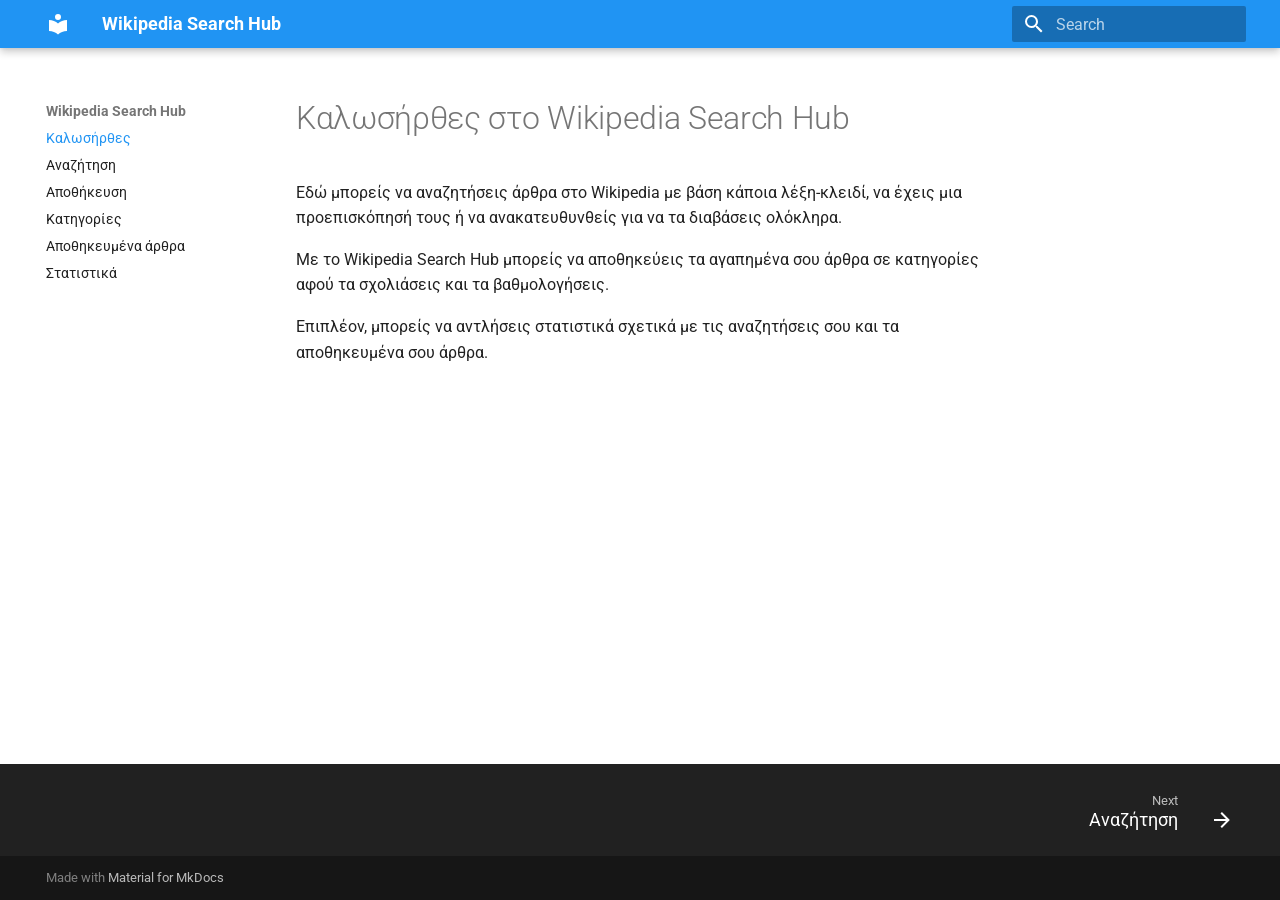
<file: src/main/resources/static/docs/index.html>
<!doctype html>
<html lang="en" class="no-js">
  <head>
    
      <meta charset="utf-8">
      <meta name="viewport" content="width=device-width,initial-scale=1">
      
      
      
      
      
        <link rel="next" href="search_articles/">
      
      
        
      
      
      <link rel="icon" href="assets/images/favicon.png">
      <meta name="generator" content="mkdocs-1.6.1, mkdocs-material-9.7.2">
    
    
      
        <title>Wikipedia Search Hub</title>
      
    
    
      <link rel="stylesheet" href="assets/stylesheets/main.484c7ddc.min.css">
      
        
        <link rel="stylesheet" href="assets/stylesheets/palette.ab4e12ef.min.css">
      
      


    
    
      
    
    
      
        
        
        <link rel="preconnect" href="https://fonts.gstatic.com" crossorigin>
        <link rel="stylesheet" href="https://fonts.googleapis.com/css?family=Roboto:300,300i,400,400i,700,700i%7CRoboto+Mono:400,400i,700,700i&display=fallback">
        <style>:root{--md-text-font:"Roboto";--md-code-font:"Roboto Mono"}</style>
      
    
    
      <link rel="stylesheet" href="stylesheets/extra.css">
    
    <script>__md_scope=new URL(".",location),__md_hash=e=>[...e].reduce(((e,_)=>(e<<5)-e+_.charCodeAt(0)),0),__md_get=(e,_=localStorage,t=__md_scope)=>JSON.parse(_.getItem(t.pathname+"."+e)),__md_set=(e,_,t=localStorage,a=__md_scope)=>{try{t.setItem(a.pathname+"."+e,JSON.stringify(_))}catch(e){}}</script>
    
      

    
    
  </head>
  
  
    
    
    
    
    
    <body dir="ltr" data-md-color-scheme="default" data-md-color-primary="blue" data-md-color-accent="indigo">
  
    
    <input class="md-toggle" data-md-toggle="drawer" type="checkbox" id="__drawer" autocomplete="off">
    <input class="md-toggle" data-md-toggle="search" type="checkbox" id="__search" autocomplete="off">
    <label class="md-overlay" for="__drawer"></label>
    <div data-md-component="skip">
      
        
        <a href="#wikipedia-search-hub" class="md-skip">
          Skip to content
        </a>
      
    </div>
    <div data-md-component="announce">
      
    </div>
    
    
      

  

<header class="md-header md-header--shadow" data-md-component="header">
  <nav class="md-header__inner md-grid" aria-label="Header">
    <a href="." title="Wikipedia Search Hub" class="md-header__button md-logo" aria-label="Wikipedia Search Hub" data-md-component="logo">
      
  
  <svg xmlns="http://www.w3.org/2000/svg" viewBox="0 0 24 24"><path d="M12 8a3 3 0 0 0 3-3 3 3 0 0 0-3-3 3 3 0 0 0-3 3 3 3 0 0 0 3 3m0 3.54C9.64 9.35 6.5 8 3 8v11c3.5 0 6.64 1.35 9 3.54 2.36-2.19 5.5-3.54 9-3.54V8c-3.5 0-6.64 1.35-9 3.54"/></svg>

    </a>
    <label class="md-header__button md-icon" for="__drawer">
      
      <svg xmlns="http://www.w3.org/2000/svg" viewBox="0 0 24 24"><path d="M3 6h18v2H3zm0 5h18v2H3zm0 5h18v2H3z"/></svg>
    </label>
    <div class="md-header__title" data-md-component="header-title">
      <div class="md-header__ellipsis">
        <div class="md-header__topic">
          <span class="md-ellipsis">
            Wikipedia Search Hub
          </span>
        </div>
        <div class="md-header__topic" data-md-component="header-topic">
          <span class="md-ellipsis">
            
              Καλωσήρθες
            
          </span>
        </div>
      </div>
    </div>
    
      
    
    
    
    
      
      
        <label class="md-header__button md-icon" for="__search">
          
          <svg xmlns="http://www.w3.org/2000/svg" viewBox="0 0 24 24"><path d="M9.5 3A6.5 6.5 0 0 1 16 9.5c0 1.61-.59 3.09-1.56 4.23l.27.27h.79l5 5-1.5 1.5-5-5v-.79l-.27-.27A6.52 6.52 0 0 1 9.5 16 6.5 6.5 0 0 1 3 9.5 6.5 6.5 0 0 1 9.5 3m0 2C7 5 5 7 5 9.5S7 14 9.5 14 14 12 14 9.5 12 5 9.5 5"/></svg>
        </label>
        <div class="md-search" data-md-component="search" role="dialog">
  <label class="md-search__overlay" for="__search"></label>
  <div class="md-search__inner" role="search">
    <form class="md-search__form" name="search">
      <input type="text" class="md-search__input" name="query" aria-label="Search" placeholder="Search" autocapitalize="off" autocorrect="off" autocomplete="off" spellcheck="false" data-md-component="search-query" required>
      <label class="md-search__icon md-icon" for="__search">
        
        <svg xmlns="http://www.w3.org/2000/svg" viewBox="0 0 24 24"><path d="M9.5 3A6.5 6.5 0 0 1 16 9.5c0 1.61-.59 3.09-1.56 4.23l.27.27h.79l5 5-1.5 1.5-5-5v-.79l-.27-.27A6.52 6.52 0 0 1 9.5 16 6.5 6.5 0 0 1 3 9.5 6.5 6.5 0 0 1 9.5 3m0 2C7 5 5 7 5 9.5S7 14 9.5 14 14 12 14 9.5 12 5 9.5 5"/></svg>
        
        <svg xmlns="http://www.w3.org/2000/svg" viewBox="0 0 24 24"><path d="M20 11v2H8l5.5 5.5-1.42 1.42L4.16 12l7.92-7.92L13.5 5.5 8 11z"/></svg>
      </label>
      <nav class="md-search__options" aria-label="Search">
        
        <button type="reset" class="md-search__icon md-icon" title="Clear" aria-label="Clear" tabindex="-1">
          
          <svg xmlns="http://www.w3.org/2000/svg" viewBox="0 0 24 24"><path d="M19 6.41 17.59 5 12 10.59 6.41 5 5 6.41 10.59 12 5 17.59 6.41 19 12 13.41 17.59 19 19 17.59 13.41 12z"/></svg>
        </button>
      </nav>
      
    </form>
    <div class="md-search__output">
      <div class="md-search__scrollwrap" tabindex="0" data-md-scrollfix>
        <div class="md-search-result" data-md-component="search-result">
          <div class="md-search-result__meta">
            Initializing search
          </div>
          <ol class="md-search-result__list" role="presentation"></ol>
        </div>
      </div>
    </div>
  </div>
</div>
      
    
    
  </nav>
  
</header>
    
    <div class="md-container" data-md-component="container">
      
      
        
          
        
      
      <main class="md-main" data-md-component="main">
        <div class="md-main__inner md-grid">
          
            
              
              <div class="md-sidebar md-sidebar--primary" data-md-component="sidebar" data-md-type="navigation" >
                <div class="md-sidebar__scrollwrap">
                  <div class="md-sidebar__inner">
                    



<nav class="md-nav md-nav--primary" aria-label="Navigation" data-md-level="0">
  <label class="md-nav__title" for="__drawer">
    <a href="." title="Wikipedia Search Hub" class="md-nav__button md-logo" aria-label="Wikipedia Search Hub" data-md-component="logo">
      
  
  <svg xmlns="http://www.w3.org/2000/svg" viewBox="0 0 24 24"><path d="M12 8a3 3 0 0 0 3-3 3 3 0 0 0-3-3 3 3 0 0 0-3 3 3 3 0 0 0 3 3m0 3.54C9.64 9.35 6.5 8 3 8v11c3.5 0 6.64 1.35 9 3.54 2.36-2.19 5.5-3.54 9-3.54V8c-3.5 0-6.64 1.35-9 3.54"/></svg>

    </a>
    Wikipedia Search Hub
  </label>
  
  <ul class="md-nav__list" data-md-scrollfix>
    
      
      
  
  
    
  
  
  
    <li class="md-nav__item md-nav__item--active">
      
      <input class="md-nav__toggle md-toggle" type="checkbox" id="__toc">
      
      
        
      
      
      <a href="." class="md-nav__link md-nav__link--active">
        
  
  
  <span class="md-ellipsis">
    
  
    Καλωσήρθες
  

    
  </span>
  
  

      </a>
      
    </li>
  

    
      
      
  
  
  
  
    <li class="md-nav__item">
      <a href="search_articles/" class="md-nav__link">
        
  
  
  <span class="md-ellipsis">
    
  
    Αναζήτηση
  

    
  </span>
  
  

      </a>
    </li>
  

    
      
      
  
  
  
  
    <li class="md-nav__item">
      <a href="save_article/" class="md-nav__link">
        
  
  
  <span class="md-ellipsis">
    
  
    Αποθήκευση
  

    
  </span>
  
  

      </a>
    </li>
  

    
      
      
  
  
  
  
    <li class="md-nav__item">
      <a href="categories/" class="md-nav__link">
        
  
  
  <span class="md-ellipsis">
    
  
    Κατηγορίες
  

    
  </span>
  
  

      </a>
    </li>
  

    
      
      
  
  
  
  
    <li class="md-nav__item">
      <a href="my_articles/" class="md-nav__link">
        
  
  
  <span class="md-ellipsis">
    
  
    Αποθηκευμένα άρθρα
  

    
  </span>
  
  

      </a>
    </li>
  

    
      
      
  
  
  
  
    <li class="md-nav__item">
      <a href="statistics/" class="md-nav__link">
        
  
  
  <span class="md-ellipsis">
    
  
    Στατιστικά
  

    
  </span>
  
  

      </a>
    </li>
  

    
  </ul>
</nav>
                  </div>
                </div>
              </div>
            
            
              
              <div class="md-sidebar md-sidebar--secondary" data-md-component="sidebar" data-md-type="toc" >
                <div class="md-sidebar__scrollwrap">
                  <div class="md-sidebar__inner">
                    

<nav class="md-nav md-nav--secondary" aria-label="Table of contents">
  
  
  
    
  
  
</nav>
                  </div>
                </div>
              </div>
            
          
          
            <div class="md-content" data-md-component="content">
              
              <article class="md-content__inner md-typeset">
                
                  



<h1 id="wikipedia-search-hub">Καλωσήρθες στο Wikipedia Search Hub<a class="headerlink" href="#wikipedia-search-hub" title="Permanent link">&para;</a></h1>
<p>Εδώ μπορείς να αναζητήσεις άρθρα στο Wikipedia με βάση κάποια λέξη-κλειδί, να έχεις μια προεπισκόπησή τους ή να ανακατευθυνθείς για να τα διαβάσεις ολόκληρα.</p>
<p>Με το Wikipedia Search Hub μπορείς να αποθηκεύεις τα αγαπημένα σου άρθρα σε κατηγορίες αφού τα σχολιάσεις και τα βαθμολογήσεις.</p>
<p>Επιπλέον, μπορείς να αντλήσεις στατιστικά σχετικά με τις αναζητήσεις σου και τα αποθηκευμένα σου άρθρα.</p>












                
              </article>
            </div>
          
          
<script>var target=document.getElementById(location.hash.slice(1));target&&target.name&&(target.checked=target.name.startsWith("__tabbed_"))</script>
        </div>
        
          <button type="button" class="md-top md-icon" data-md-component="top" hidden>
  
  <svg xmlns="http://www.w3.org/2000/svg" viewBox="0 0 24 24"><path d="M13 20h-2V8l-5.5 5.5-1.42-1.42L12 4.16l7.92 7.92-1.42 1.42L13 8z"/></svg>
  Back to top
</button>
        
      </main>
      
        <footer class="md-footer">
  
    
      
      <nav class="md-footer__inner md-grid" aria-label="Footer" >
        
        
          
          <a href="search_articles/" class="md-footer__link md-footer__link--next" aria-label="Next: Αναζήτηση">
            <div class="md-footer__title">
              <span class="md-footer__direction">
                Next
              </span>
              <div class="md-ellipsis">
                Αναζήτηση
              </div>
            </div>
            <div class="md-footer__button md-icon">
              
              <svg xmlns="http://www.w3.org/2000/svg" viewBox="0 0 24 24"><path d="M4 11v2h12l-5.5 5.5 1.42 1.42L19.84 12l-7.92-7.92L10.5 5.5 16 11z"/></svg>
            </div>
          </a>
        
      </nav>
    
  
  <div class="md-footer-meta md-typeset">
    <div class="md-footer-meta__inner md-grid">
      <div class="md-copyright">
  
  
    Made with
    <a href="https://squidfunk.github.io/mkdocs-material/" target="_blank" rel="noopener">
      Material for MkDocs
    </a>
  
</div>
      
    </div>
  </div>
</footer>
      
    </div>
    <div class="md-dialog" data-md-component="dialog">
      <div class="md-dialog__inner md-typeset"></div>
    </div>
    
    
    
      
      
      <script id="__config" type="application/json">{"annotate": null, "base": ".", "features": ["navigation.top", "navigation.footer", "content.code.copy"], "search": "assets/javascripts/workers/search.2c215733.min.js", "tags": null, "translations": {"clipboard.copied": "Copied to clipboard", "clipboard.copy": "Copy to clipboard", "search.result.more.one": "1 more on this page", "search.result.more.other": "# more on this page", "search.result.none": "No matching documents", "search.result.one": "1 matching document", "search.result.other": "# matching documents", "search.result.placeholder": "Type to start searching", "search.result.term.missing": "Missing", "select.version": "Select version"}, "version": null}</script>
    
    
      <script src="assets/javascripts/bundle.79ae519e.min.js"></script>
      
    
  </body>
</html>
</file>
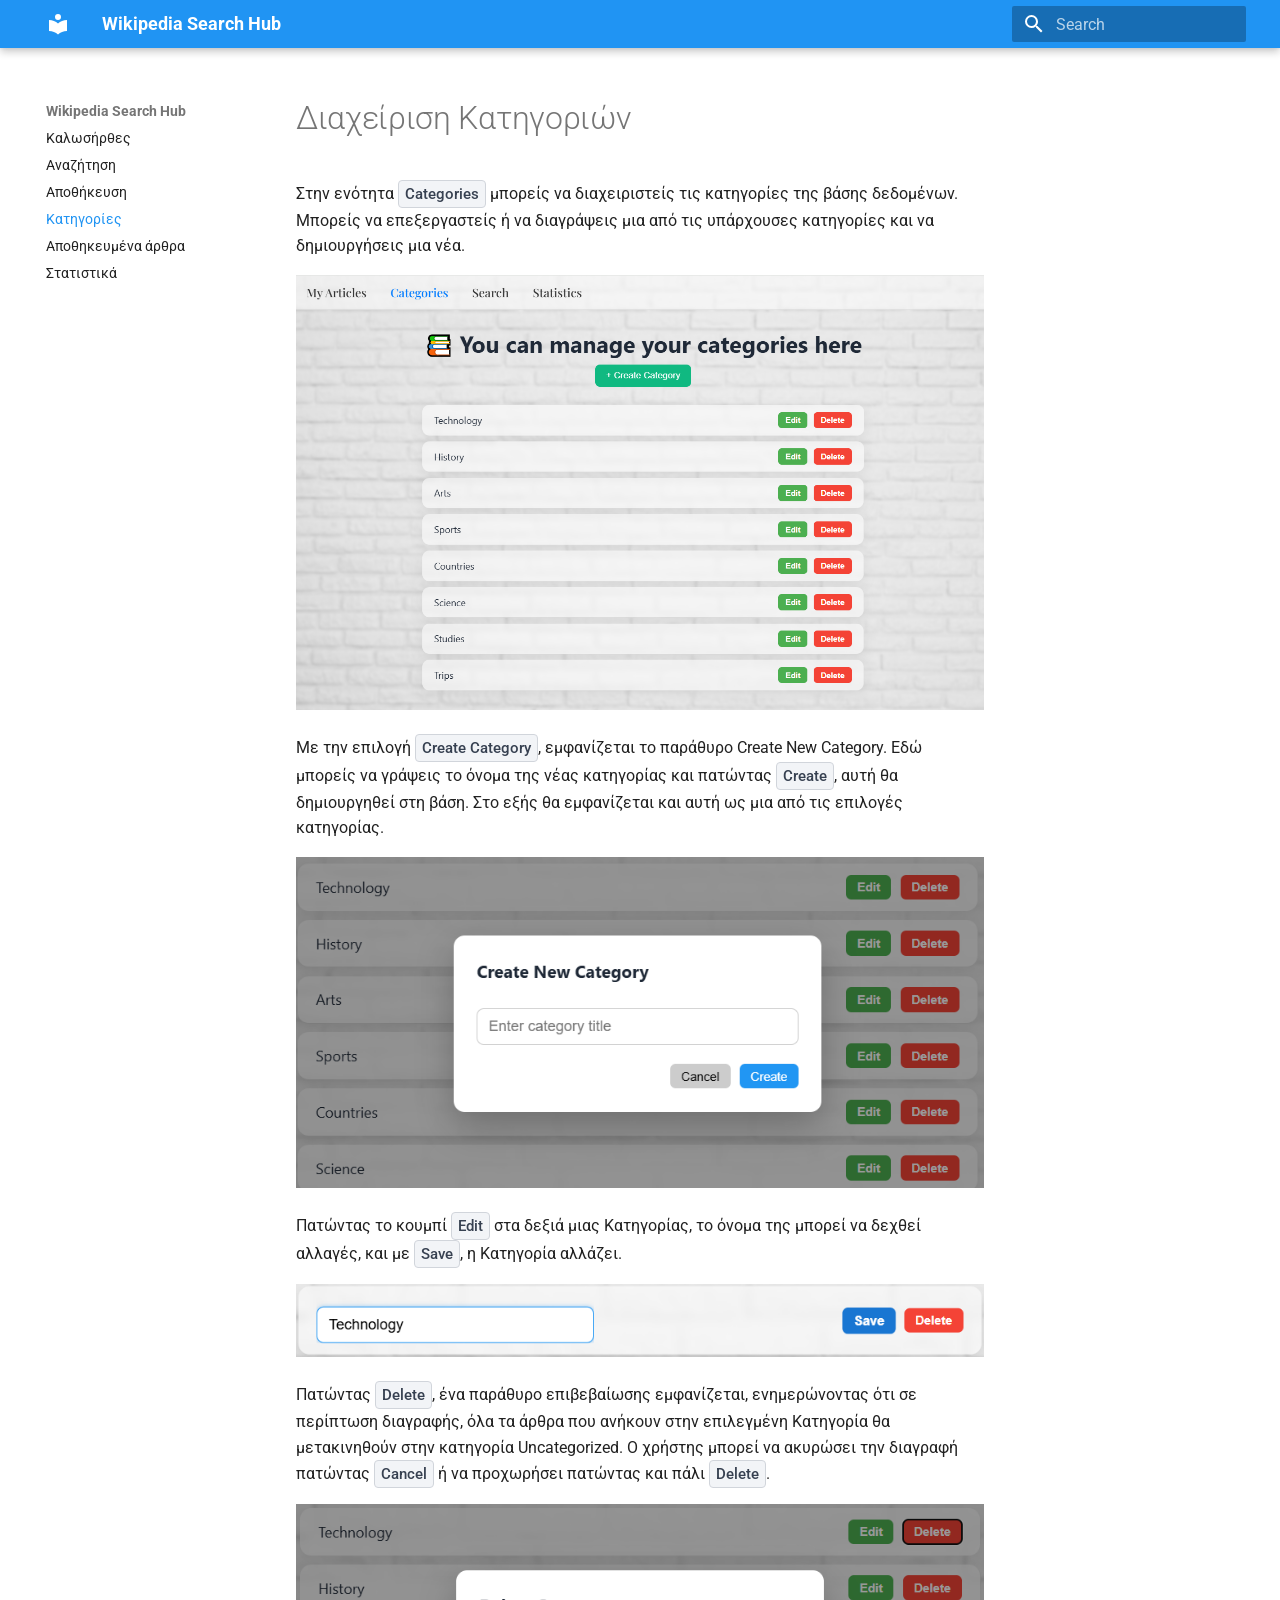
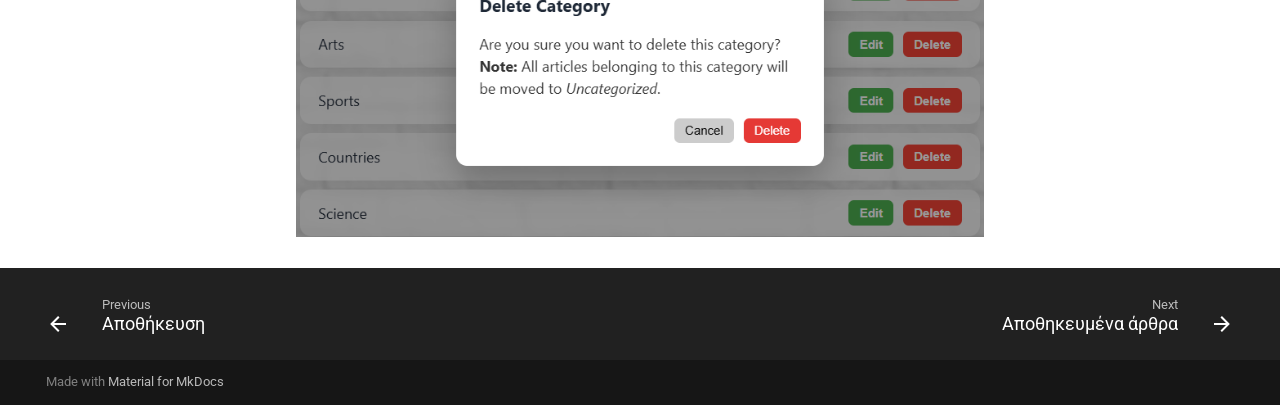
<file: src/main/resources/static/docs/categories/index.html>
<!doctype html>
<html lang="en" class="no-js">
  <head>
    
      <meta charset="utf-8">
      <meta name="viewport" content="width=device-width,initial-scale=1">
      
      
      
      
        <link rel="prev" href="../save_article/">
      
      
        <link rel="next" href="../my_articles/">
      
      
        
      
      
      <link rel="icon" href="../assets/images/favicon.png">
      <meta name="generator" content="mkdocs-1.6.1, mkdocs-material-9.7.2">
    
    
      
        <title>Κατηγορίες - Wikipedia Search Hub</title>
      
    
    
      <link rel="stylesheet" href="../assets/stylesheets/main.484c7ddc.min.css">
      
        
        <link rel="stylesheet" href="../assets/stylesheets/palette.ab4e12ef.min.css">
      
      


    
    
      
    
    
      
        
        
        <link rel="preconnect" href="https://fonts.gstatic.com" crossorigin>
        <link rel="stylesheet" href="https://fonts.googleapis.com/css?family=Roboto:300,300i,400,400i,700,700i%7CRoboto+Mono:400,400i,700,700i&display=fallback">
        <style>:root{--md-text-font:"Roboto";--md-code-font:"Roboto Mono"}</style>
      
    
    
      <link rel="stylesheet" href="../stylesheets/extra.css">
    
    <script>__md_scope=new URL("..",location),__md_hash=e=>[...e].reduce(((e,_)=>(e<<5)-e+_.charCodeAt(0)),0),__md_get=(e,_=localStorage,t=__md_scope)=>JSON.parse(_.getItem(t.pathname+"."+e)),__md_set=(e,_,t=localStorage,a=__md_scope)=>{try{t.setItem(a.pathname+"."+e,JSON.stringify(_))}catch(e){}}</script>
    
      

    
    
  </head>
  
  
    
    
    
    
    
    <body dir="ltr" data-md-color-scheme="default" data-md-color-primary="blue" data-md-color-accent="indigo">
  
    
    <input class="md-toggle" data-md-toggle="drawer" type="checkbox" id="__drawer" autocomplete="off">
    <input class="md-toggle" data-md-toggle="search" type="checkbox" id="__search" autocomplete="off">
    <label class="md-overlay" for="__drawer"></label>
    <div data-md-component="skip">
      
        
        <a href="#_1" class="md-skip">
          Skip to content
        </a>
      
    </div>
    <div data-md-component="announce">
      
    </div>
    
    
      

  

<header class="md-header md-header--shadow" data-md-component="header">
  <nav class="md-header__inner md-grid" aria-label="Header">
    <a href=".." title="Wikipedia Search Hub" class="md-header__button md-logo" aria-label="Wikipedia Search Hub" data-md-component="logo">
      
  
  <svg xmlns="http://www.w3.org/2000/svg" viewBox="0 0 24 24"><path d="M12 8a3 3 0 0 0 3-3 3 3 0 0 0-3-3 3 3 0 0 0-3 3 3 3 0 0 0 3 3m0 3.54C9.64 9.35 6.5 8 3 8v11c3.5 0 6.64 1.35 9 3.54 2.36-2.19 5.5-3.54 9-3.54V8c-3.5 0-6.64 1.35-9 3.54"/></svg>

    </a>
    <label class="md-header__button md-icon" for="__drawer">
      
      <svg xmlns="http://www.w3.org/2000/svg" viewBox="0 0 24 24"><path d="M3 6h18v2H3zm0 5h18v2H3zm0 5h18v2H3z"/></svg>
    </label>
    <div class="md-header__title" data-md-component="header-title">
      <div class="md-header__ellipsis">
        <div class="md-header__topic">
          <span class="md-ellipsis">
            Wikipedia Search Hub
          </span>
        </div>
        <div class="md-header__topic" data-md-component="header-topic">
          <span class="md-ellipsis">
            
              Κατηγορίες
            
          </span>
        </div>
      </div>
    </div>
    
      
    
    
    
    
      
      
        <label class="md-header__button md-icon" for="__search">
          
          <svg xmlns="http://www.w3.org/2000/svg" viewBox="0 0 24 24"><path d="M9.5 3A6.5 6.5 0 0 1 16 9.5c0 1.61-.59 3.09-1.56 4.23l.27.27h.79l5 5-1.5 1.5-5-5v-.79l-.27-.27A6.52 6.52 0 0 1 9.5 16 6.5 6.5 0 0 1 3 9.5 6.5 6.5 0 0 1 9.5 3m0 2C7 5 5 7 5 9.5S7 14 9.5 14 14 12 14 9.5 12 5 9.5 5"/></svg>
        </label>
        <div class="md-search" data-md-component="search" role="dialog">
  <label class="md-search__overlay" for="__search"></label>
  <div class="md-search__inner" role="search">
    <form class="md-search__form" name="search">
      <input type="text" class="md-search__input" name="query" aria-label="Search" placeholder="Search" autocapitalize="off" autocorrect="off" autocomplete="off" spellcheck="false" data-md-component="search-query" required>
      <label class="md-search__icon md-icon" for="__search">
        
        <svg xmlns="http://www.w3.org/2000/svg" viewBox="0 0 24 24"><path d="M9.5 3A6.5 6.5 0 0 1 16 9.5c0 1.61-.59 3.09-1.56 4.23l.27.27h.79l5 5-1.5 1.5-5-5v-.79l-.27-.27A6.52 6.52 0 0 1 9.5 16 6.5 6.5 0 0 1 3 9.5 6.5 6.5 0 0 1 9.5 3m0 2C7 5 5 7 5 9.5S7 14 9.5 14 14 12 14 9.5 12 5 9.5 5"/></svg>
        
        <svg xmlns="http://www.w3.org/2000/svg" viewBox="0 0 24 24"><path d="M20 11v2H8l5.5 5.5-1.42 1.42L4.16 12l7.92-7.92L13.5 5.5 8 11z"/></svg>
      </label>
      <nav class="md-search__options" aria-label="Search">
        
        <button type="reset" class="md-search__icon md-icon" title="Clear" aria-label="Clear" tabindex="-1">
          
          <svg xmlns="http://www.w3.org/2000/svg" viewBox="0 0 24 24"><path d="M19 6.41 17.59 5 12 10.59 6.41 5 5 6.41 10.59 12 5 17.59 6.41 19 12 13.41 17.59 19 19 17.59 13.41 12z"/></svg>
        </button>
      </nav>
      
    </form>
    <div class="md-search__output">
      <div class="md-search__scrollwrap" tabindex="0" data-md-scrollfix>
        <div class="md-search-result" data-md-component="search-result">
          <div class="md-search-result__meta">
            Initializing search
          </div>
          <ol class="md-search-result__list" role="presentation"></ol>
        </div>
      </div>
    </div>
  </div>
</div>
      
    
    
  </nav>
  
</header>
    
    <div class="md-container" data-md-component="container">
      
      
        
          
        
      
      <main class="md-main" data-md-component="main">
        <div class="md-main__inner md-grid">
          
            
              
              <div class="md-sidebar md-sidebar--primary" data-md-component="sidebar" data-md-type="navigation" >
                <div class="md-sidebar__scrollwrap">
                  <div class="md-sidebar__inner">
                    



<nav class="md-nav md-nav--primary" aria-label="Navigation" data-md-level="0">
  <label class="md-nav__title" for="__drawer">
    <a href=".." title="Wikipedia Search Hub" class="md-nav__button md-logo" aria-label="Wikipedia Search Hub" data-md-component="logo">
      
  
  <svg xmlns="http://www.w3.org/2000/svg" viewBox="0 0 24 24"><path d="M12 8a3 3 0 0 0 3-3 3 3 0 0 0-3-3 3 3 0 0 0-3 3 3 3 0 0 0 3 3m0 3.54C9.64 9.35 6.5 8 3 8v11c3.5 0 6.64 1.35 9 3.54 2.36-2.19 5.5-3.54 9-3.54V8c-3.5 0-6.64 1.35-9 3.54"/></svg>

    </a>
    Wikipedia Search Hub
  </label>
  
  <ul class="md-nav__list" data-md-scrollfix>
    
      
      
  
  
  
  
    <li class="md-nav__item">
      <a href=".." class="md-nav__link">
        
  
  
  <span class="md-ellipsis">
    
  
    Καλωσήρθες
  

    
  </span>
  
  

      </a>
    </li>
  

    
      
      
  
  
  
  
    <li class="md-nav__item">
      <a href="../search_articles/" class="md-nav__link">
        
  
  
  <span class="md-ellipsis">
    
  
    Αναζήτηση
  

    
  </span>
  
  

      </a>
    </li>
  

    
      
      
  
  
  
  
    <li class="md-nav__item">
      <a href="../save_article/" class="md-nav__link">
        
  
  
  <span class="md-ellipsis">
    
  
    Αποθήκευση
  

    
  </span>
  
  

      </a>
    </li>
  

    
      
      
  
  
    
  
  
  
    <li class="md-nav__item md-nav__item--active">
      
      <input class="md-nav__toggle md-toggle" type="checkbox" id="__toc">
      
      
        
      
      
      <a href="./" class="md-nav__link md-nav__link--active">
        
  
  
  <span class="md-ellipsis">
    
  
    Κατηγορίες
  

    
  </span>
  
  

      </a>
      
    </li>
  

    
      
      
  
  
  
  
    <li class="md-nav__item">
      <a href="../my_articles/" class="md-nav__link">
        
  
  
  <span class="md-ellipsis">
    
  
    Αποθηκευμένα άρθρα
  

    
  </span>
  
  

      </a>
    </li>
  

    
      
      
  
  
  
  
    <li class="md-nav__item">
      <a href="../statistics/" class="md-nav__link">
        
  
  
  <span class="md-ellipsis">
    
  
    Στατιστικά
  

    
  </span>
  
  

      </a>
    </li>
  

    
  </ul>
</nav>
                  </div>
                </div>
              </div>
            
            
              
              <div class="md-sidebar md-sidebar--secondary" data-md-component="sidebar" data-md-type="toc" >
                <div class="md-sidebar__scrollwrap">
                  <div class="md-sidebar__inner">
                    

<nav class="md-nav md-nav--secondary" aria-label="Table of contents">
  
  
  
    
  
  
</nav>
                  </div>
                </div>
              </div>
            
          
          
            <div class="md-content" data-md-component="content">
              
              <article class="md-content__inner md-typeset">
                
                  



<h1 id="_1">Διαχείριση Κατηγοριών<a class="headerlink" href="#_1" title="Permanent link">&para;</a></h1>
<p>Στην ενότητα <span class="gui-button">Categories</span> μπορείς να διαχειριστείς τις κατηγορίες της βάσης δεδομένων. Μπορείς να επεξεργαστείς ή να διαγράψεις μια από τις υπάρχουσες κατηγορίες και να δημιουργήσεις μια νέα.</p>
<p><img alt="Save articles" src="../images/5.png" /></p>
<p>Με την επιλογή <span class="gui-button">Create Category</span>, εμφανίζεται το παράθυρο Create New Category. Εδώ μπορείς να γράψεις το όνομα της νέας κατηγορίας και πατώντας <span class="gui-button">Create</span>, αυτή θα δημιουργηθεί στη βάση. Στο εξής θα εμφανίζεται και αυτή ως μια από τις επιλογές κατηγορίας.</p>
<p><img alt="Save articles" src="../images/17.png" /></p>
<p>Πατώντας το κουμπί <span class="gui-button">Edit</span> στα δεξιά μιας Κατηγορίας, το όνομα της μπορεί να δεχθεί αλλαγές, και με <span class="gui-button">Save</span>, η Κατηγορία αλλάζει.</p>
<p><img alt="Save articles" src="../images/6.png" /></p>
<p>Πατώντας <span class="gui-button">Delete</span>, ένα παράθυρο επιβεβαίωσης εμφανίζεται, ενημερώνοντας ότι σε περίπτωση διαγραφής, όλα τα άρθρα που ανήκουν στην επιλεγμένη Κατηγορία θα μετακινηθούν στην κατηγορία Uncategorized. Ο χρήστης μπορεί να ακυρώσει την διαγραφή πατώντας <span class="gui-button">Cancel</span> ή να προχωρήσει πατώντας και πάλι <span class="gui-button">Delete</span>.</p>
<p><img alt="Save articles" src="../images/7.png" /></p>












                
              </article>
            </div>
          
          
<script>var target=document.getElementById(location.hash.slice(1));target&&target.name&&(target.checked=target.name.startsWith("__tabbed_"))</script>
        </div>
        
          <button type="button" class="md-top md-icon" data-md-component="top" hidden>
  
  <svg xmlns="http://www.w3.org/2000/svg" viewBox="0 0 24 24"><path d="M13 20h-2V8l-5.5 5.5-1.42-1.42L12 4.16l7.92 7.92-1.42 1.42L13 8z"/></svg>
  Back to top
</button>
        
      </main>
      
        <footer class="md-footer">
  
    
      
      <nav class="md-footer__inner md-grid" aria-label="Footer" >
        
          
          <a href="../save_article/" class="md-footer__link md-footer__link--prev" aria-label="Previous: Αποθήκευση">
            <div class="md-footer__button md-icon">
              
              <svg xmlns="http://www.w3.org/2000/svg" viewBox="0 0 24 24"><path d="M20 11v2H8l5.5 5.5-1.42 1.42L4.16 12l7.92-7.92L13.5 5.5 8 11z"/></svg>
            </div>
            <div class="md-footer__title">
              <span class="md-footer__direction">
                Previous
              </span>
              <div class="md-ellipsis">
                Αποθήκευση
              </div>
            </div>
          </a>
        
        
          
          <a href="../my_articles/" class="md-footer__link md-footer__link--next" aria-label="Next: Αποθηκευμένα άρθρα">
            <div class="md-footer__title">
              <span class="md-footer__direction">
                Next
              </span>
              <div class="md-ellipsis">
                Αποθηκευμένα άρθρα
              </div>
            </div>
            <div class="md-footer__button md-icon">
              
              <svg xmlns="http://www.w3.org/2000/svg" viewBox="0 0 24 24"><path d="M4 11v2h12l-5.5 5.5 1.42 1.42L19.84 12l-7.92-7.92L10.5 5.5 16 11z"/></svg>
            </div>
          </a>
        
      </nav>
    
  
  <div class="md-footer-meta md-typeset">
    <div class="md-footer-meta__inner md-grid">
      <div class="md-copyright">
  
  
    Made with
    <a href="https://squidfunk.github.io/mkdocs-material/" target="_blank" rel="noopener">
      Material for MkDocs
    </a>
  
</div>
      
    </div>
  </div>
</footer>
      
    </div>
    <div class="md-dialog" data-md-component="dialog">
      <div class="md-dialog__inner md-typeset"></div>
    </div>
    
    
    
      
      
      <script id="__config" type="application/json">{"annotate": null, "base": "..", "features": ["navigation.top", "navigation.footer", "content.code.copy"], "search": "../assets/javascripts/workers/search.2c215733.min.js", "tags": null, "translations": {"clipboard.copied": "Copied to clipboard", "clipboard.copy": "Copy to clipboard", "search.result.more.one": "1 more on this page", "search.result.more.other": "# more on this page", "search.result.none": "No matching documents", "search.result.one": "1 matching document", "search.result.other": "# matching documents", "search.result.placeholder": "Type to start searching", "search.result.term.missing": "Missing", "select.version": "Select version"}, "version": null}</script>
    
    
      <script src="../assets/javascripts/bundle.79ae519e.min.js"></script>
      
    
  </body>
</html>
</file>
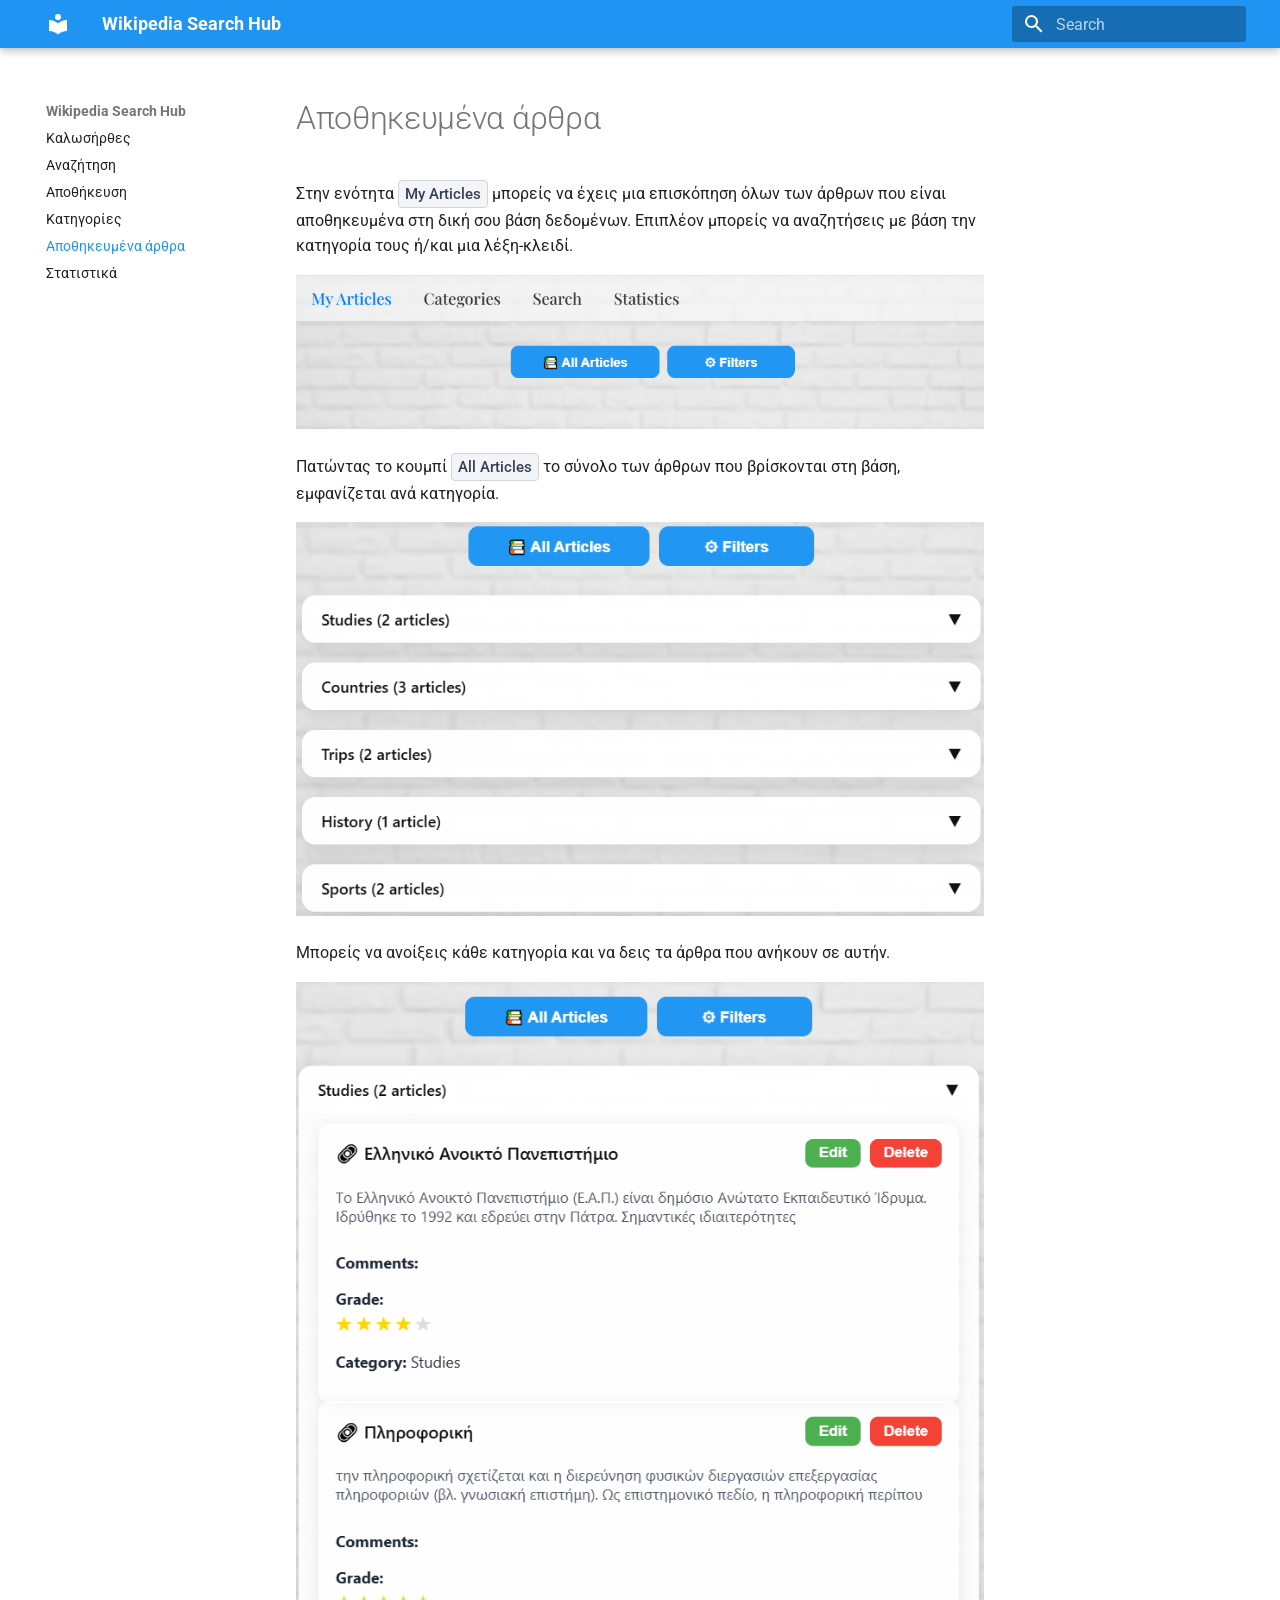
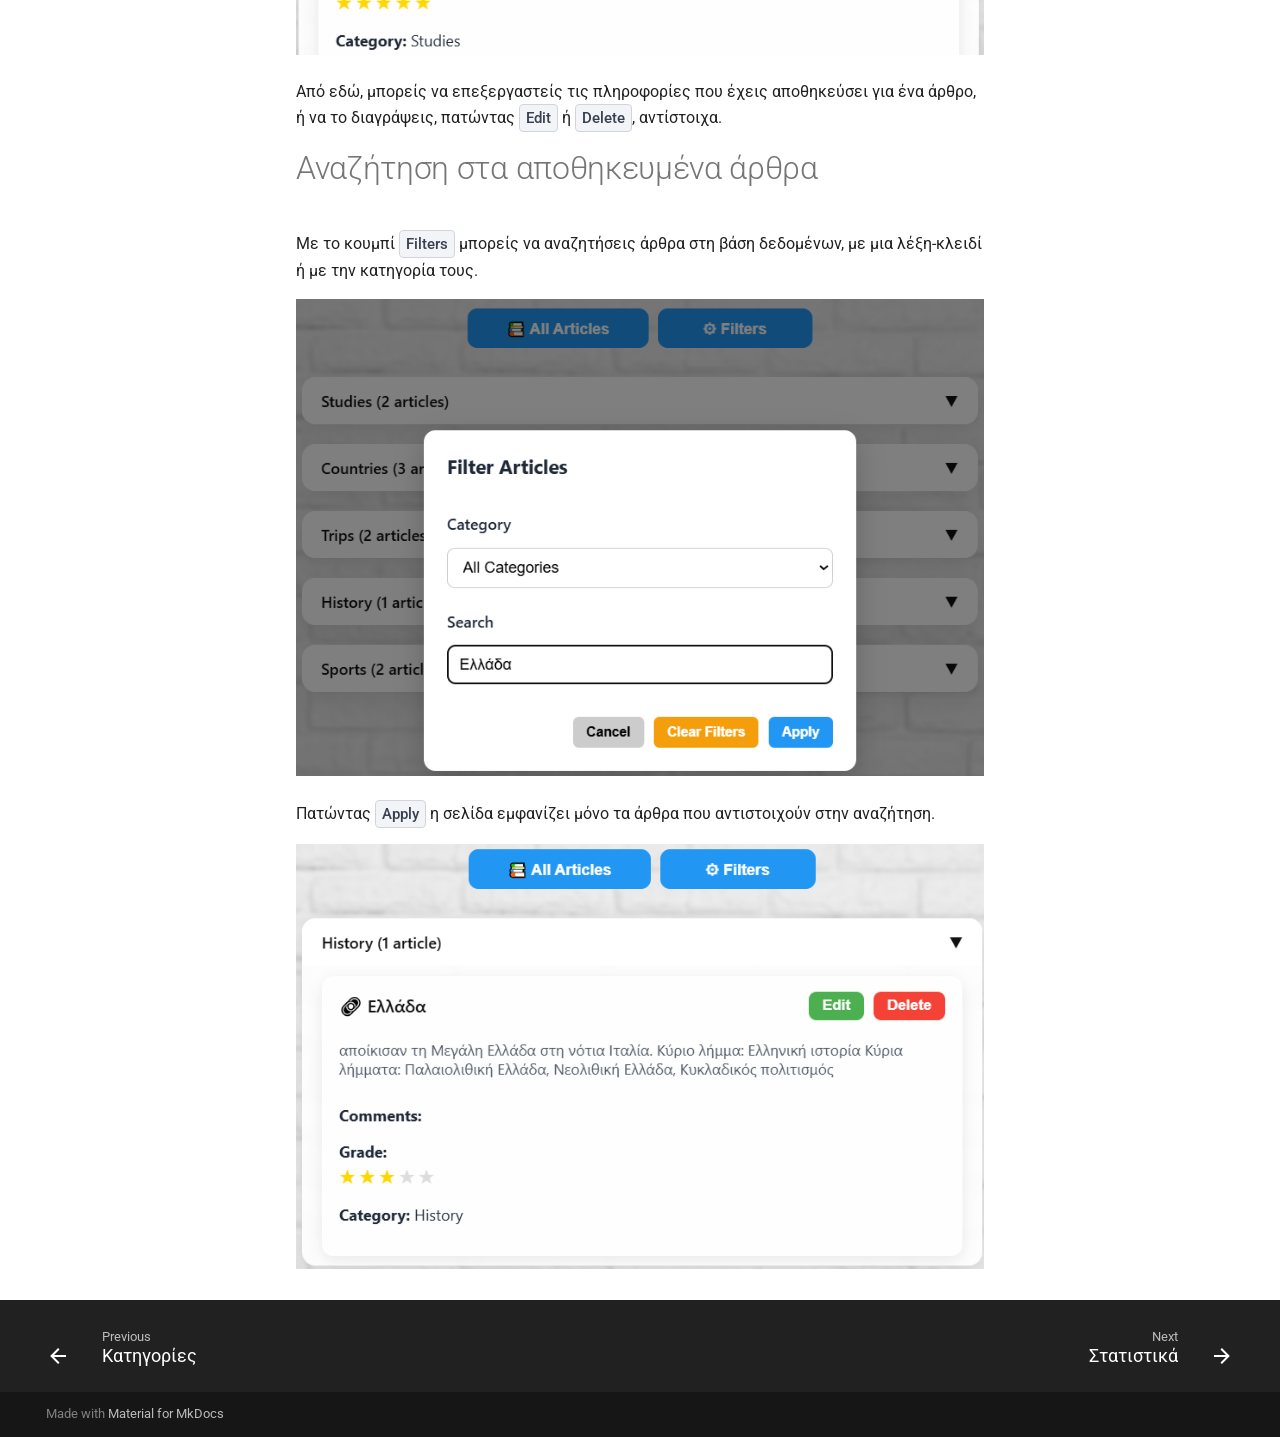
<file: src/main/resources/static/docs/my_articles/index.html>
<!doctype html>
<html lang="en" class="no-js">
  <head>
    
      <meta charset="utf-8">
      <meta name="viewport" content="width=device-width,initial-scale=1">
      
      
      
      
        <link rel="prev" href="../categories/">
      
      
        <link rel="next" href="../statistics/">
      
      
        
      
      
      <link rel="icon" href="../assets/images/favicon.png">
      <meta name="generator" content="mkdocs-1.6.1, mkdocs-material-9.7.2">
    
    
      
        <title>Αποθηκευμένα άρθρα - Wikipedia Search Hub</title>
      
    
    
      <link rel="stylesheet" href="../assets/stylesheets/main.484c7ddc.min.css">
      
        
        <link rel="stylesheet" href="../assets/stylesheets/palette.ab4e12ef.min.css">
      
      


    
    
      
    
    
      
        
        
        <link rel="preconnect" href="https://fonts.gstatic.com" crossorigin>
        <link rel="stylesheet" href="https://fonts.googleapis.com/css?family=Roboto:300,300i,400,400i,700,700i%7CRoboto+Mono:400,400i,700,700i&display=fallback">
        <style>:root{--md-text-font:"Roboto";--md-code-font:"Roboto Mono"}</style>
      
    
    
      <link rel="stylesheet" href="../stylesheets/extra.css">
    
    <script>__md_scope=new URL("..",location),__md_hash=e=>[...e].reduce(((e,_)=>(e<<5)-e+_.charCodeAt(0)),0),__md_get=(e,_=localStorage,t=__md_scope)=>JSON.parse(_.getItem(t.pathname+"."+e)),__md_set=(e,_,t=localStorage,a=__md_scope)=>{try{t.setItem(a.pathname+"."+e,JSON.stringify(_))}catch(e){}}</script>
    
      

    
    
  </head>
  
  
    
    
    
    
    
    <body dir="ltr" data-md-color-scheme="default" data-md-color-primary="blue" data-md-color-accent="indigo">
  
    
    <input class="md-toggle" data-md-toggle="drawer" type="checkbox" id="__drawer" autocomplete="off">
    <input class="md-toggle" data-md-toggle="search" type="checkbox" id="__search" autocomplete="off">
    <label class="md-overlay" for="__drawer"></label>
    <div data-md-component="skip">
      
        
        <a href="#_1" class="md-skip">
          Skip to content
        </a>
      
    </div>
    <div data-md-component="announce">
      
    </div>
    
    
      

  

<header class="md-header md-header--shadow" data-md-component="header">
  <nav class="md-header__inner md-grid" aria-label="Header">
    <a href=".." title="Wikipedia Search Hub" class="md-header__button md-logo" aria-label="Wikipedia Search Hub" data-md-component="logo">
      
  
  <svg xmlns="http://www.w3.org/2000/svg" viewBox="0 0 24 24"><path d="M12 8a3 3 0 0 0 3-3 3 3 0 0 0-3-3 3 3 0 0 0-3 3 3 3 0 0 0 3 3m0 3.54C9.64 9.35 6.5 8 3 8v11c3.5 0 6.64 1.35 9 3.54 2.36-2.19 5.5-3.54 9-3.54V8c-3.5 0-6.64 1.35-9 3.54"/></svg>

    </a>
    <label class="md-header__button md-icon" for="__drawer">
      
      <svg xmlns="http://www.w3.org/2000/svg" viewBox="0 0 24 24"><path d="M3 6h18v2H3zm0 5h18v2H3zm0 5h18v2H3z"/></svg>
    </label>
    <div class="md-header__title" data-md-component="header-title">
      <div class="md-header__ellipsis">
        <div class="md-header__topic">
          <span class="md-ellipsis">
            Wikipedia Search Hub
          </span>
        </div>
        <div class="md-header__topic" data-md-component="header-topic">
          <span class="md-ellipsis">
            
              Αποθηκευμένα άρθρα
            
          </span>
        </div>
      </div>
    </div>
    
      
    
    
    
    
      
      
        <label class="md-header__button md-icon" for="__search">
          
          <svg xmlns="http://www.w3.org/2000/svg" viewBox="0 0 24 24"><path d="M9.5 3A6.5 6.5 0 0 1 16 9.5c0 1.61-.59 3.09-1.56 4.23l.27.27h.79l5 5-1.5 1.5-5-5v-.79l-.27-.27A6.52 6.52 0 0 1 9.5 16 6.5 6.5 0 0 1 3 9.5 6.5 6.5 0 0 1 9.5 3m0 2C7 5 5 7 5 9.5S7 14 9.5 14 14 12 14 9.5 12 5 9.5 5"/></svg>
        </label>
        <div class="md-search" data-md-component="search" role="dialog">
  <label class="md-search__overlay" for="__search"></label>
  <div class="md-search__inner" role="search">
    <form class="md-search__form" name="search">
      <input type="text" class="md-search__input" name="query" aria-label="Search" placeholder="Search" autocapitalize="off" autocorrect="off" autocomplete="off" spellcheck="false" data-md-component="search-query" required>
      <label class="md-search__icon md-icon" for="__search">
        
        <svg xmlns="http://www.w3.org/2000/svg" viewBox="0 0 24 24"><path d="M9.5 3A6.5 6.5 0 0 1 16 9.5c0 1.61-.59 3.09-1.56 4.23l.27.27h.79l5 5-1.5 1.5-5-5v-.79l-.27-.27A6.52 6.52 0 0 1 9.5 16 6.5 6.5 0 0 1 3 9.5 6.5 6.5 0 0 1 9.5 3m0 2C7 5 5 7 5 9.5S7 14 9.5 14 14 12 14 9.5 12 5 9.5 5"/></svg>
        
        <svg xmlns="http://www.w3.org/2000/svg" viewBox="0 0 24 24"><path d="M20 11v2H8l5.5 5.5-1.42 1.42L4.16 12l7.92-7.92L13.5 5.5 8 11z"/></svg>
      </label>
      <nav class="md-search__options" aria-label="Search">
        
        <button type="reset" class="md-search__icon md-icon" title="Clear" aria-label="Clear" tabindex="-1">
          
          <svg xmlns="http://www.w3.org/2000/svg" viewBox="0 0 24 24"><path d="M19 6.41 17.59 5 12 10.59 6.41 5 5 6.41 10.59 12 5 17.59 6.41 19 12 13.41 17.59 19 19 17.59 13.41 12z"/></svg>
        </button>
      </nav>
      
    </form>
    <div class="md-search__output">
      <div class="md-search__scrollwrap" tabindex="0" data-md-scrollfix>
        <div class="md-search-result" data-md-component="search-result">
          <div class="md-search-result__meta">
            Initializing search
          </div>
          <ol class="md-search-result__list" role="presentation"></ol>
        </div>
      </div>
    </div>
  </div>
</div>
      
    
    
  </nav>
  
</header>
    
    <div class="md-container" data-md-component="container">
      
      
        
          
        
      
      <main class="md-main" data-md-component="main">
        <div class="md-main__inner md-grid">
          
            
              
              <div class="md-sidebar md-sidebar--primary" data-md-component="sidebar" data-md-type="navigation" >
                <div class="md-sidebar__scrollwrap">
                  <div class="md-sidebar__inner">
                    



<nav class="md-nav md-nav--primary" aria-label="Navigation" data-md-level="0">
  <label class="md-nav__title" for="__drawer">
    <a href=".." title="Wikipedia Search Hub" class="md-nav__button md-logo" aria-label="Wikipedia Search Hub" data-md-component="logo">
      
  
  <svg xmlns="http://www.w3.org/2000/svg" viewBox="0 0 24 24"><path d="M12 8a3 3 0 0 0 3-3 3 3 0 0 0-3-3 3 3 0 0 0-3 3 3 3 0 0 0 3 3m0 3.54C9.64 9.35 6.5 8 3 8v11c3.5 0 6.64 1.35 9 3.54 2.36-2.19 5.5-3.54 9-3.54V8c-3.5 0-6.64 1.35-9 3.54"/></svg>

    </a>
    Wikipedia Search Hub
  </label>
  
  <ul class="md-nav__list" data-md-scrollfix>
    
      
      
  
  
  
  
    <li class="md-nav__item">
      <a href=".." class="md-nav__link">
        
  
  
  <span class="md-ellipsis">
    
  
    Καλωσήρθες
  

    
  </span>
  
  

      </a>
    </li>
  

    
      
      
  
  
  
  
    <li class="md-nav__item">
      <a href="../search_articles/" class="md-nav__link">
        
  
  
  <span class="md-ellipsis">
    
  
    Αναζήτηση
  

    
  </span>
  
  

      </a>
    </li>
  

    
      
      
  
  
  
  
    <li class="md-nav__item">
      <a href="../save_article/" class="md-nav__link">
        
  
  
  <span class="md-ellipsis">
    
  
    Αποθήκευση
  

    
  </span>
  
  

      </a>
    </li>
  

    
      
      
  
  
  
  
    <li class="md-nav__item">
      <a href="../categories/" class="md-nav__link">
        
  
  
  <span class="md-ellipsis">
    
  
    Κατηγορίες
  

    
  </span>
  
  

      </a>
    </li>
  

    
      
      
  
  
    
  
  
  
    <li class="md-nav__item md-nav__item--active">
      
      <input class="md-nav__toggle md-toggle" type="checkbox" id="__toc">
      
      
        
      
      
      <a href="./" class="md-nav__link md-nav__link--active">
        
  
  
  <span class="md-ellipsis">
    
  
    Αποθηκευμένα άρθρα
  

    
  </span>
  
  

      </a>
      
    </li>
  

    
      
      
  
  
  
  
    <li class="md-nav__item">
      <a href="../statistics/" class="md-nav__link">
        
  
  
  <span class="md-ellipsis">
    
  
    Στατιστικά
  

    
  </span>
  
  

      </a>
    </li>
  

    
  </ul>
</nav>
                  </div>
                </div>
              </div>
            
            
              
              <div class="md-sidebar md-sidebar--secondary" data-md-component="sidebar" data-md-type="toc" >
                <div class="md-sidebar__scrollwrap">
                  <div class="md-sidebar__inner">
                    

<nav class="md-nav md-nav--secondary" aria-label="Table of contents">
  
  
  
    
  
  
</nav>
                  </div>
                </div>
              </div>
            
          
          
            <div class="md-content" data-md-component="content">
              
              <article class="md-content__inner md-typeset">
                
                  



<h1 id="_1">Αποθηκευμένα άρθρα<a class="headerlink" href="#_1" title="Permanent link">&para;</a></h1>
<p>Στην ενότητα <span class="gui-button">My Articles</span> μπορείς να έχεις μια επισκόπηση όλων των άρθρων που είναι αποθηκευμένα στη δική σου βάση δεδομένων. Επιπλέον μπορείς να αναζητήσεις με βάση την κατηγορία τους ή/και μια λέξη-κλειδί.</p>
<p><img alt="Save articles" src="../images/8.png" /></p>
<p>Πατώντας το κουμπί <span class="gui-button">All Articles</span> το σύνολο των άρθρων που βρίσκονται στη βάση, εμφανίζεται ανά κατηγορία.</p>
<p><img alt="Save articles" src="../images/9.png" /></p>
<p>Μπορείς να ανοίξεις κάθε κατηγορία και να δεις τα άρθρα που ανήκουν σε αυτήν.</p>
<p><img alt="Save articles" src="../images/10.png" /></p>
<p>Από εδώ, μπορείς να επεξεργαστείς τις πληροφορίες που έχεις αποθηκεύσει για ένα άρθρο, ή να το διαγράψεις, πατώντας <span class="gui-button">Edit</span> ή <span class="gui-button">Delete</span>, αντίστοιχα.</p>
<h1 id="_2">Αναζήτηση στα αποθηκευμένα άρθρα<a class="headerlink" href="#_2" title="Permanent link">&para;</a></h1>
<p>Με το κουμπί <span class="gui-button">Filters</span> μπορείς να αναζητήσεις άρθρα στη βάση δεδομένων, με μια λέξη-κλειδί ή με την κατηγορία τους.</p>
<p><img alt="Save articles" src="../images/11.png" /></p>
<p>Πατώντας <span class="gui-button">Apply</span> η σελίδα εμφανίζει μόνο τα άρθρα που αντιστοιχούν στην αναζήτηση.</p>
<p><img alt="Save articles" src="../images/12.png" /></p>












                
              </article>
            </div>
          
          
<script>var target=document.getElementById(location.hash.slice(1));target&&target.name&&(target.checked=target.name.startsWith("__tabbed_"))</script>
        </div>
        
          <button type="button" class="md-top md-icon" data-md-component="top" hidden>
  
  <svg xmlns="http://www.w3.org/2000/svg" viewBox="0 0 24 24"><path d="M13 20h-2V8l-5.5 5.5-1.42-1.42L12 4.16l7.92 7.92-1.42 1.42L13 8z"/></svg>
  Back to top
</button>
        
      </main>
      
        <footer class="md-footer">
  
    
      
      <nav class="md-footer__inner md-grid" aria-label="Footer" >
        
          
          <a href="../categories/" class="md-footer__link md-footer__link--prev" aria-label="Previous: Κατηγορίες">
            <div class="md-footer__button md-icon">
              
              <svg xmlns="http://www.w3.org/2000/svg" viewBox="0 0 24 24"><path d="M20 11v2H8l5.5 5.5-1.42 1.42L4.16 12l7.92-7.92L13.5 5.5 8 11z"/></svg>
            </div>
            <div class="md-footer__title">
              <span class="md-footer__direction">
                Previous
              </span>
              <div class="md-ellipsis">
                Κατηγορίες
              </div>
            </div>
          </a>
        
        
          
          <a href="../statistics/" class="md-footer__link md-footer__link--next" aria-label="Next: Στατιστικά">
            <div class="md-footer__title">
              <span class="md-footer__direction">
                Next
              </span>
              <div class="md-ellipsis">
                Στατιστικά
              </div>
            </div>
            <div class="md-footer__button md-icon">
              
              <svg xmlns="http://www.w3.org/2000/svg" viewBox="0 0 24 24"><path d="M4 11v2h12l-5.5 5.5 1.42 1.42L19.84 12l-7.92-7.92L10.5 5.5 16 11z"/></svg>
            </div>
          </a>
        
      </nav>
    
  
  <div class="md-footer-meta md-typeset">
    <div class="md-footer-meta__inner md-grid">
      <div class="md-copyright">
  
  
    Made with
    <a href="https://squidfunk.github.io/mkdocs-material/" target="_blank" rel="noopener">
      Material for MkDocs
    </a>
  
</div>
      
    </div>
  </div>
</footer>
      
    </div>
    <div class="md-dialog" data-md-component="dialog">
      <div class="md-dialog__inner md-typeset"></div>
    </div>
    
    
    
      
      
      <script id="__config" type="application/json">{"annotate": null, "base": "..", "features": ["navigation.top", "navigation.footer", "content.code.copy"], "search": "../assets/javascripts/workers/search.2c215733.min.js", "tags": null, "translations": {"clipboard.copied": "Copied to clipboard", "clipboard.copy": "Copy to clipboard", "search.result.more.one": "1 more on this page", "search.result.more.other": "# more on this page", "search.result.none": "No matching documents", "search.result.one": "1 matching document", "search.result.other": "# matching documents", "search.result.placeholder": "Type to start searching", "search.result.term.missing": "Missing", "select.version": "Select version"}, "version": null}</script>
    
    
      <script src="../assets/javascripts/bundle.79ae519e.min.js"></script>
      
    
  </body>
</html>
</file>
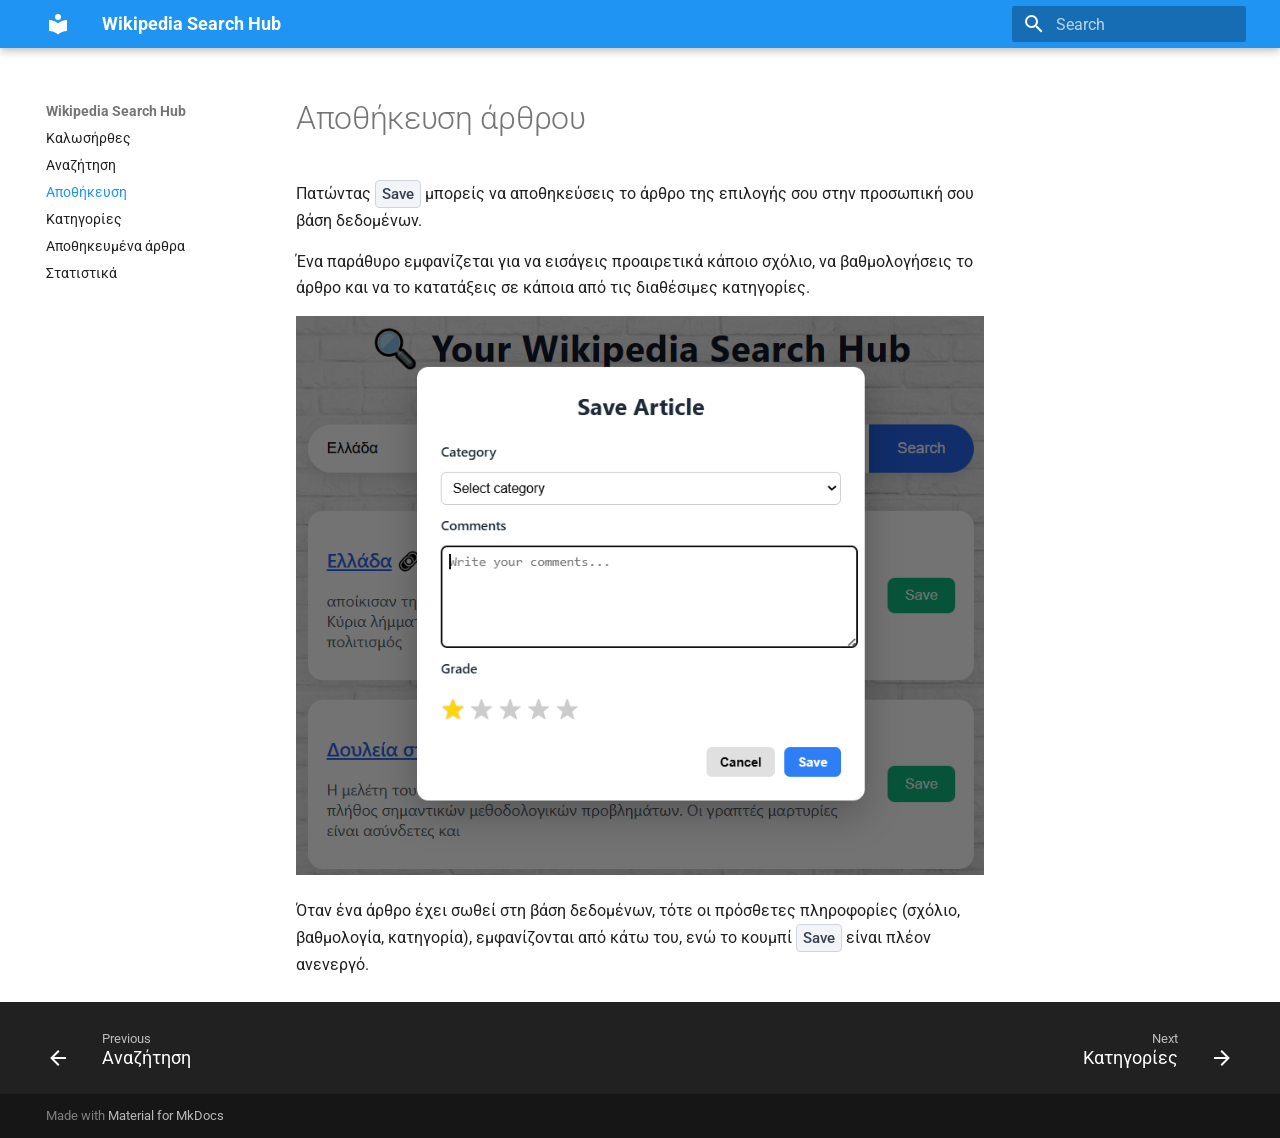
<file: src/main/resources/static/docs/save_article/index.html>
<!doctype html>
<html lang="en" class="no-js">
  <head>
    
      <meta charset="utf-8">
      <meta name="viewport" content="width=device-width,initial-scale=1">
      
      
      
      
        <link rel="prev" href="../search_articles/">
      
      
        <link rel="next" href="../categories/">
      
      
        
      
      
      <link rel="icon" href="../assets/images/favicon.png">
      <meta name="generator" content="mkdocs-1.6.1, mkdocs-material-9.7.2">
    
    
      
        <title>Αποθήκευση - Wikipedia Search Hub</title>
      
    
    
      <link rel="stylesheet" href="../assets/stylesheets/main.484c7ddc.min.css">
      
        
        <link rel="stylesheet" href="../assets/stylesheets/palette.ab4e12ef.min.css">
      
      


    
    
      
    
    
      
        
        
        <link rel="preconnect" href="https://fonts.gstatic.com" crossorigin>
        <link rel="stylesheet" href="https://fonts.googleapis.com/css?family=Roboto:300,300i,400,400i,700,700i%7CRoboto+Mono:400,400i,700,700i&display=fallback">
        <style>:root{--md-text-font:"Roboto";--md-code-font:"Roboto Mono"}</style>
      
    
    
      <link rel="stylesheet" href="../stylesheets/extra.css">
    
    <script>__md_scope=new URL("..",location),__md_hash=e=>[...e].reduce(((e,_)=>(e<<5)-e+_.charCodeAt(0)),0),__md_get=(e,_=localStorage,t=__md_scope)=>JSON.parse(_.getItem(t.pathname+"."+e)),__md_set=(e,_,t=localStorage,a=__md_scope)=>{try{t.setItem(a.pathname+"."+e,JSON.stringify(_))}catch(e){}}</script>
    
      

    
    
  </head>
  
  
    
    
    
    
    
    <body dir="ltr" data-md-color-scheme="default" data-md-color-primary="blue" data-md-color-accent="indigo">
  
    
    <input class="md-toggle" data-md-toggle="drawer" type="checkbox" id="__drawer" autocomplete="off">
    <input class="md-toggle" data-md-toggle="search" type="checkbox" id="__search" autocomplete="off">
    <label class="md-overlay" for="__drawer"></label>
    <div data-md-component="skip">
      
        
        <a href="#_1" class="md-skip">
          Skip to content
        </a>
      
    </div>
    <div data-md-component="announce">
      
    </div>
    
    
      

  

<header class="md-header md-header--shadow" data-md-component="header">
  <nav class="md-header__inner md-grid" aria-label="Header">
    <a href=".." title="Wikipedia Search Hub" class="md-header__button md-logo" aria-label="Wikipedia Search Hub" data-md-component="logo">
      
  
  <svg xmlns="http://www.w3.org/2000/svg" viewBox="0 0 24 24"><path d="M12 8a3 3 0 0 0 3-3 3 3 0 0 0-3-3 3 3 0 0 0-3 3 3 3 0 0 0 3 3m0 3.54C9.64 9.35 6.5 8 3 8v11c3.5 0 6.64 1.35 9 3.54 2.36-2.19 5.5-3.54 9-3.54V8c-3.5 0-6.64 1.35-9 3.54"/></svg>

    </a>
    <label class="md-header__button md-icon" for="__drawer">
      
      <svg xmlns="http://www.w3.org/2000/svg" viewBox="0 0 24 24"><path d="M3 6h18v2H3zm0 5h18v2H3zm0 5h18v2H3z"/></svg>
    </label>
    <div class="md-header__title" data-md-component="header-title">
      <div class="md-header__ellipsis">
        <div class="md-header__topic">
          <span class="md-ellipsis">
            Wikipedia Search Hub
          </span>
        </div>
        <div class="md-header__topic" data-md-component="header-topic">
          <span class="md-ellipsis">
            
              Αποθήκευση
            
          </span>
        </div>
      </div>
    </div>
    
      
    
    
    
    
      
      
        <label class="md-header__button md-icon" for="__search">
          
          <svg xmlns="http://www.w3.org/2000/svg" viewBox="0 0 24 24"><path d="M9.5 3A6.5 6.5 0 0 1 16 9.5c0 1.61-.59 3.09-1.56 4.23l.27.27h.79l5 5-1.5 1.5-5-5v-.79l-.27-.27A6.52 6.52 0 0 1 9.5 16 6.5 6.5 0 0 1 3 9.5 6.5 6.5 0 0 1 9.5 3m0 2C7 5 5 7 5 9.5S7 14 9.5 14 14 12 14 9.5 12 5 9.5 5"/></svg>
        </label>
        <div class="md-search" data-md-component="search" role="dialog">
  <label class="md-search__overlay" for="__search"></label>
  <div class="md-search__inner" role="search">
    <form class="md-search__form" name="search">
      <input type="text" class="md-search__input" name="query" aria-label="Search" placeholder="Search" autocapitalize="off" autocorrect="off" autocomplete="off" spellcheck="false" data-md-component="search-query" required>
      <label class="md-search__icon md-icon" for="__search">
        
        <svg xmlns="http://www.w3.org/2000/svg" viewBox="0 0 24 24"><path d="M9.5 3A6.5 6.5 0 0 1 16 9.5c0 1.61-.59 3.09-1.56 4.23l.27.27h.79l5 5-1.5 1.5-5-5v-.79l-.27-.27A6.52 6.52 0 0 1 9.5 16 6.5 6.5 0 0 1 3 9.5 6.5 6.5 0 0 1 9.5 3m0 2C7 5 5 7 5 9.5S7 14 9.5 14 14 12 14 9.5 12 5 9.5 5"/></svg>
        
        <svg xmlns="http://www.w3.org/2000/svg" viewBox="0 0 24 24"><path d="M20 11v2H8l5.5 5.5-1.42 1.42L4.16 12l7.92-7.92L13.5 5.5 8 11z"/></svg>
      </label>
      <nav class="md-search__options" aria-label="Search">
        
        <button type="reset" class="md-search__icon md-icon" title="Clear" aria-label="Clear" tabindex="-1">
          
          <svg xmlns="http://www.w3.org/2000/svg" viewBox="0 0 24 24"><path d="M19 6.41 17.59 5 12 10.59 6.41 5 5 6.41 10.59 12 5 17.59 6.41 19 12 13.41 17.59 19 19 17.59 13.41 12z"/></svg>
        </button>
      </nav>
      
    </form>
    <div class="md-search__output">
      <div class="md-search__scrollwrap" tabindex="0" data-md-scrollfix>
        <div class="md-search-result" data-md-component="search-result">
          <div class="md-search-result__meta">
            Initializing search
          </div>
          <ol class="md-search-result__list" role="presentation"></ol>
        </div>
      </div>
    </div>
  </div>
</div>
      
    
    
  </nav>
  
</header>
    
    <div class="md-container" data-md-component="container">
      
      
        
          
        
      
      <main class="md-main" data-md-component="main">
        <div class="md-main__inner md-grid">
          
            
              
              <div class="md-sidebar md-sidebar--primary" data-md-component="sidebar" data-md-type="navigation" >
                <div class="md-sidebar__scrollwrap">
                  <div class="md-sidebar__inner">
                    



<nav class="md-nav md-nav--primary" aria-label="Navigation" data-md-level="0">
  <label class="md-nav__title" for="__drawer">
    <a href=".." title="Wikipedia Search Hub" class="md-nav__button md-logo" aria-label="Wikipedia Search Hub" data-md-component="logo">
      
  
  <svg xmlns="http://www.w3.org/2000/svg" viewBox="0 0 24 24"><path d="M12 8a3 3 0 0 0 3-3 3 3 0 0 0-3-3 3 3 0 0 0-3 3 3 3 0 0 0 3 3m0 3.54C9.64 9.35 6.5 8 3 8v11c3.5 0 6.64 1.35 9 3.54 2.36-2.19 5.5-3.54 9-3.54V8c-3.5 0-6.64 1.35-9 3.54"/></svg>

    </a>
    Wikipedia Search Hub
  </label>
  
  <ul class="md-nav__list" data-md-scrollfix>
    
      
      
  
  
  
  
    <li class="md-nav__item">
      <a href=".." class="md-nav__link">
        
  
  
  <span class="md-ellipsis">
    
  
    Καλωσήρθες
  

    
  </span>
  
  

      </a>
    </li>
  

    
      
      
  
  
  
  
    <li class="md-nav__item">
      <a href="../search_articles/" class="md-nav__link">
        
  
  
  <span class="md-ellipsis">
    
  
    Αναζήτηση
  

    
  </span>
  
  

      </a>
    </li>
  

    
      
      
  
  
    
  
  
  
    <li class="md-nav__item md-nav__item--active">
      
      <input class="md-nav__toggle md-toggle" type="checkbox" id="__toc">
      
      
        
      
      
      <a href="./" class="md-nav__link md-nav__link--active">
        
  
  
  <span class="md-ellipsis">
    
  
    Αποθήκευση
  

    
  </span>
  
  

      </a>
      
    </li>
  

    
      
      
  
  
  
  
    <li class="md-nav__item">
      <a href="../categories/" class="md-nav__link">
        
  
  
  <span class="md-ellipsis">
    
  
    Κατηγορίες
  

    
  </span>
  
  

      </a>
    </li>
  

    
      
      
  
  
  
  
    <li class="md-nav__item">
      <a href="../my_articles/" class="md-nav__link">
        
  
  
  <span class="md-ellipsis">
    
  
    Αποθηκευμένα άρθρα
  

    
  </span>
  
  

      </a>
    </li>
  

    
      
      
  
  
  
  
    <li class="md-nav__item">
      <a href="../statistics/" class="md-nav__link">
        
  
  
  <span class="md-ellipsis">
    
  
    Στατιστικά
  

    
  </span>
  
  

      </a>
    </li>
  

    
  </ul>
</nav>
                  </div>
                </div>
              </div>
            
            
              
              <div class="md-sidebar md-sidebar--secondary" data-md-component="sidebar" data-md-type="toc" >
                <div class="md-sidebar__scrollwrap">
                  <div class="md-sidebar__inner">
                    

<nav class="md-nav md-nav--secondary" aria-label="Table of contents">
  
  
  
    
  
  
</nav>
                  </div>
                </div>
              </div>
            
          
          
            <div class="md-content" data-md-component="content">
              
              <article class="md-content__inner md-typeset">
                
                  



<h1 id="_1">Αποθήκευση άρθρου<a class="headerlink" href="#_1" title="Permanent link">&para;</a></h1>
<p>Πατώντας <span class="gui-button">Save</span> μπορείς να αποθηκεύσεις το άρθρο της επιλογής σου στην προσωπική σου βάση δεδομένων.</p>
<p>Ένα παράθυρο εμφανίζεται για να εισάγεις προαιρετικά  κάποιο σχόλιο, να βαθμολογήσεις το άρθρο και να το κατατάξεις σε κάποια από τις διαθέσιμες κατηγορίες.</p>
<p><img alt="Save articles" src="../images/3.png" /></p>
<p>Όταν ένα άρθρο έχει σωθεί στη βάση δεδομένων, τότε οι πρόσθετες πληροφορίες (σχόλιο, βαθμολογία, κατηγορία), εμφανίζονται από κάτω του, ενώ το κουμπί <span class="gui-button">Save</span> είναι πλέον ανενεργό.</p>












                
              </article>
            </div>
          
          
<script>var target=document.getElementById(location.hash.slice(1));target&&target.name&&(target.checked=target.name.startsWith("__tabbed_"))</script>
        </div>
        
          <button type="button" class="md-top md-icon" data-md-component="top" hidden>
  
  <svg xmlns="http://www.w3.org/2000/svg" viewBox="0 0 24 24"><path d="M13 20h-2V8l-5.5 5.5-1.42-1.42L12 4.16l7.92 7.92-1.42 1.42L13 8z"/></svg>
  Back to top
</button>
        
      </main>
      
        <footer class="md-footer">
  
    
      
      <nav class="md-footer__inner md-grid" aria-label="Footer" >
        
          
          <a href="../search_articles/" class="md-footer__link md-footer__link--prev" aria-label="Previous: Αναζήτηση">
            <div class="md-footer__button md-icon">
              
              <svg xmlns="http://www.w3.org/2000/svg" viewBox="0 0 24 24"><path d="M20 11v2H8l5.5 5.5-1.42 1.42L4.16 12l7.92-7.92L13.5 5.5 8 11z"/></svg>
            </div>
            <div class="md-footer__title">
              <span class="md-footer__direction">
                Previous
              </span>
              <div class="md-ellipsis">
                Αναζήτηση
              </div>
            </div>
          </a>
        
        
          
          <a href="../categories/" class="md-footer__link md-footer__link--next" aria-label="Next: Κατηγορίες">
            <div class="md-footer__title">
              <span class="md-footer__direction">
                Next
              </span>
              <div class="md-ellipsis">
                Κατηγορίες
              </div>
            </div>
            <div class="md-footer__button md-icon">
              
              <svg xmlns="http://www.w3.org/2000/svg" viewBox="0 0 24 24"><path d="M4 11v2h12l-5.5 5.5 1.42 1.42L19.84 12l-7.92-7.92L10.5 5.5 16 11z"/></svg>
            </div>
          </a>
        
      </nav>
    
  
  <div class="md-footer-meta md-typeset">
    <div class="md-footer-meta__inner md-grid">
      <div class="md-copyright">
  
  
    Made with
    <a href="https://squidfunk.github.io/mkdocs-material/" target="_blank" rel="noopener">
      Material for MkDocs
    </a>
  
</div>
      
    </div>
  </div>
</footer>
      
    </div>
    <div class="md-dialog" data-md-component="dialog">
      <div class="md-dialog__inner md-typeset"></div>
    </div>
    
    
    
      
      
      <script id="__config" type="application/json">{"annotate": null, "base": "..", "features": ["navigation.top", "navigation.footer", "content.code.copy"], "search": "../assets/javascripts/workers/search.2c215733.min.js", "tags": null, "translations": {"clipboard.copied": "Copied to clipboard", "clipboard.copy": "Copy to clipboard", "search.result.more.one": "1 more on this page", "search.result.more.other": "# more on this page", "search.result.none": "No matching documents", "search.result.one": "1 matching document", "search.result.other": "# matching documents", "search.result.placeholder": "Type to start searching", "search.result.term.missing": "Missing", "select.version": "Select version"}, "version": null}</script>
    
    
      <script src="../assets/javascripts/bundle.79ae519e.min.js"></script>
      
    
  </body>
</html>
</file>
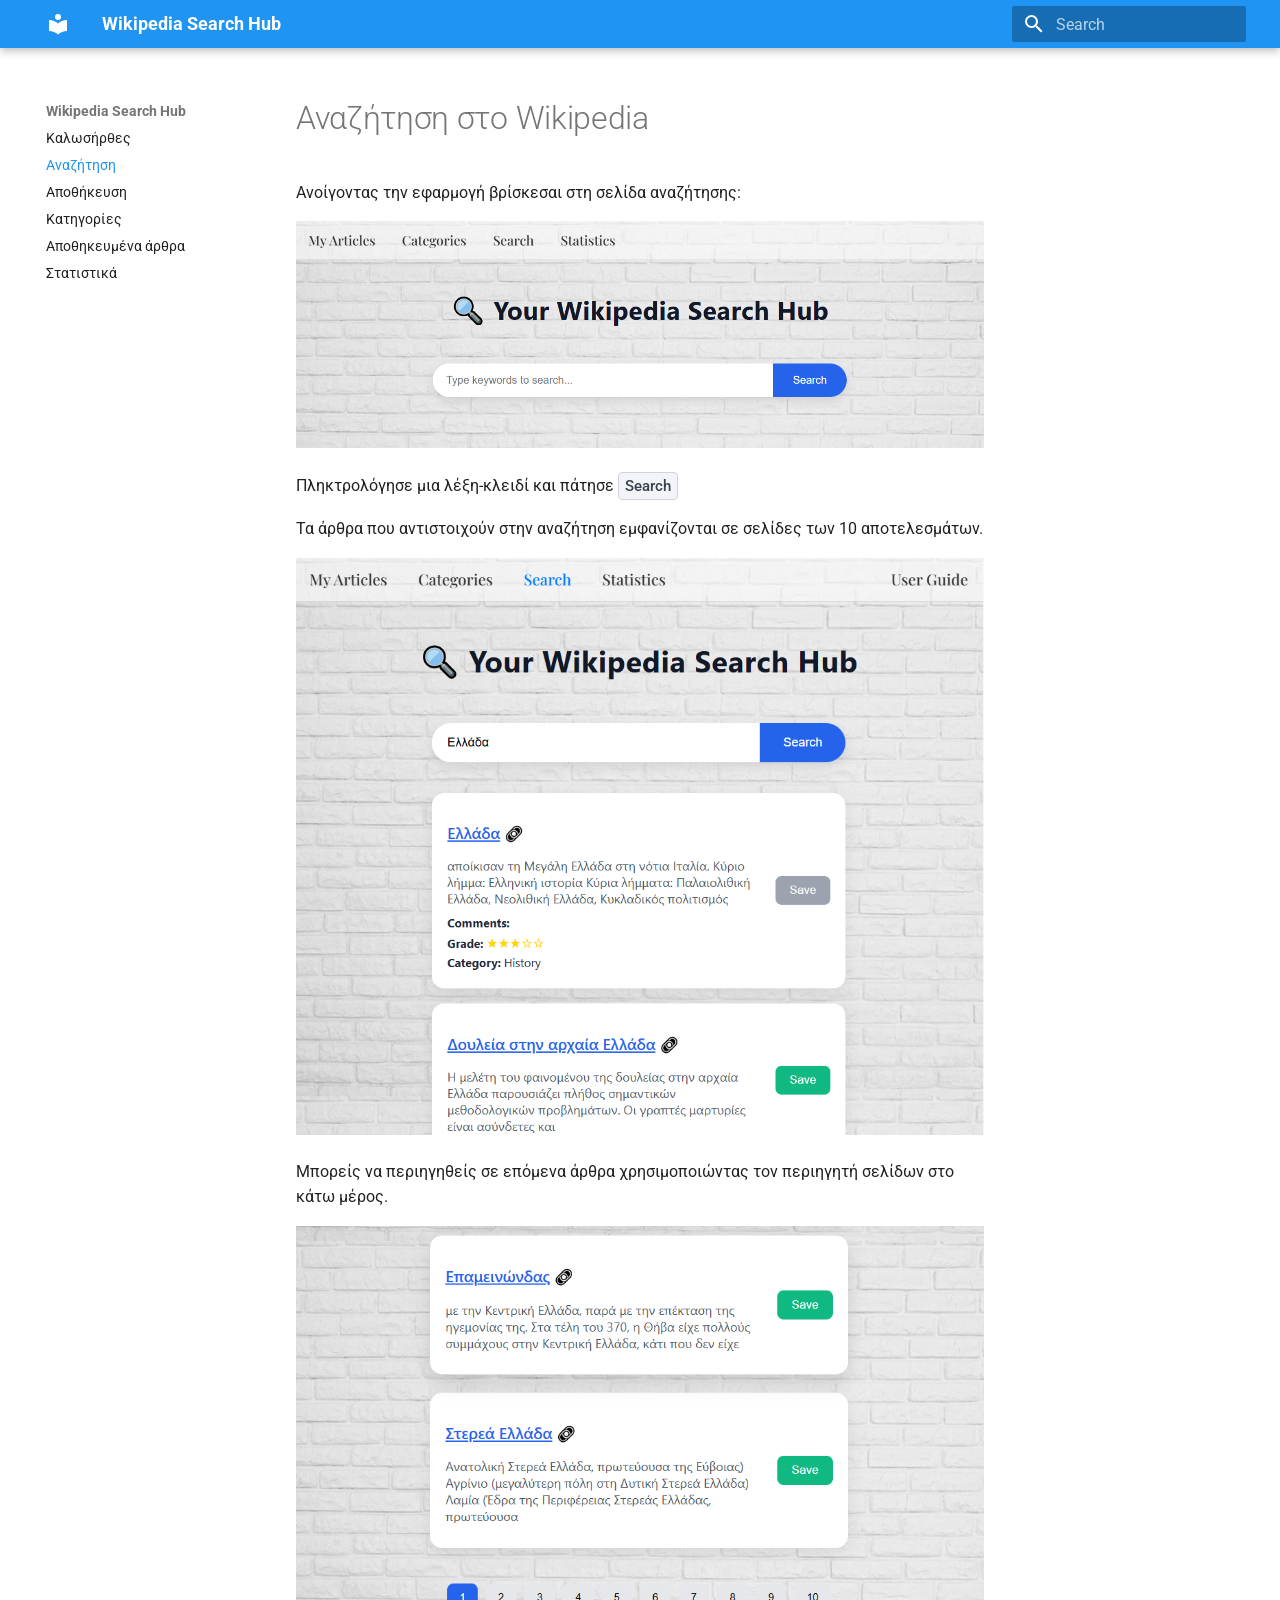
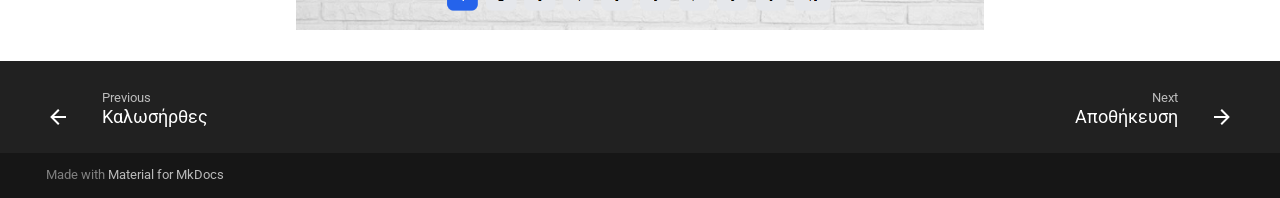
<file: src/main/resources/static/docs/search_articles/index.html>
<!doctype html>
<html lang="en" class="no-js">
  <head>
    
      <meta charset="utf-8">
      <meta name="viewport" content="width=device-width,initial-scale=1">
      
      
      
      
        <link rel="prev" href="..">
      
      
        <link rel="next" href="../save_article/">
      
      
        
      
      
      <link rel="icon" href="../assets/images/favicon.png">
      <meta name="generator" content="mkdocs-1.6.1, mkdocs-material-9.7.2">
    
    
      
        <title>Αναζήτηση - Wikipedia Search Hub</title>
      
    
    
      <link rel="stylesheet" href="../assets/stylesheets/main.484c7ddc.min.css">
      
        
        <link rel="stylesheet" href="../assets/stylesheets/palette.ab4e12ef.min.css">
      
      


    
    
      
    
    
      
        
        
        <link rel="preconnect" href="https://fonts.gstatic.com" crossorigin>
        <link rel="stylesheet" href="https://fonts.googleapis.com/css?family=Roboto:300,300i,400,400i,700,700i%7CRoboto+Mono:400,400i,700,700i&display=fallback">
        <style>:root{--md-text-font:"Roboto";--md-code-font:"Roboto Mono"}</style>
      
    
    
      <link rel="stylesheet" href="../stylesheets/extra.css">
    
    <script>__md_scope=new URL("..",location),__md_hash=e=>[...e].reduce(((e,_)=>(e<<5)-e+_.charCodeAt(0)),0),__md_get=(e,_=localStorage,t=__md_scope)=>JSON.parse(_.getItem(t.pathname+"."+e)),__md_set=(e,_,t=localStorage,a=__md_scope)=>{try{t.setItem(a.pathname+"."+e,JSON.stringify(_))}catch(e){}}</script>
    
      

    
    
  </head>
  
  
    
    
    
    
    
    <body dir="ltr" data-md-color-scheme="default" data-md-color-primary="blue" data-md-color-accent="indigo">
  
    
    <input class="md-toggle" data-md-toggle="drawer" type="checkbox" id="__drawer" autocomplete="off">
    <input class="md-toggle" data-md-toggle="search" type="checkbox" id="__search" autocomplete="off">
    <label class="md-overlay" for="__drawer"></label>
    <div data-md-component="skip">
      
        
        <a href="#wikipedia" class="md-skip">
          Skip to content
        </a>
      
    </div>
    <div data-md-component="announce">
      
    </div>
    
    
      

  

<header class="md-header md-header--shadow" data-md-component="header">
  <nav class="md-header__inner md-grid" aria-label="Header">
    <a href=".." title="Wikipedia Search Hub" class="md-header__button md-logo" aria-label="Wikipedia Search Hub" data-md-component="logo">
      
  
  <svg xmlns="http://www.w3.org/2000/svg" viewBox="0 0 24 24"><path d="M12 8a3 3 0 0 0 3-3 3 3 0 0 0-3-3 3 3 0 0 0-3 3 3 3 0 0 0 3 3m0 3.54C9.64 9.35 6.5 8 3 8v11c3.5 0 6.64 1.35 9 3.54 2.36-2.19 5.5-3.54 9-3.54V8c-3.5 0-6.64 1.35-9 3.54"/></svg>

    </a>
    <label class="md-header__button md-icon" for="__drawer">
      
      <svg xmlns="http://www.w3.org/2000/svg" viewBox="0 0 24 24"><path d="M3 6h18v2H3zm0 5h18v2H3zm0 5h18v2H3z"/></svg>
    </label>
    <div class="md-header__title" data-md-component="header-title">
      <div class="md-header__ellipsis">
        <div class="md-header__topic">
          <span class="md-ellipsis">
            Wikipedia Search Hub
          </span>
        </div>
        <div class="md-header__topic" data-md-component="header-topic">
          <span class="md-ellipsis">
            
              Αναζήτηση
            
          </span>
        </div>
      </div>
    </div>
    
      
    
    
    
    
      
      
        <label class="md-header__button md-icon" for="__search">
          
          <svg xmlns="http://www.w3.org/2000/svg" viewBox="0 0 24 24"><path d="M9.5 3A6.5 6.5 0 0 1 16 9.5c0 1.61-.59 3.09-1.56 4.23l.27.27h.79l5 5-1.5 1.5-5-5v-.79l-.27-.27A6.52 6.52 0 0 1 9.5 16 6.5 6.5 0 0 1 3 9.5 6.5 6.5 0 0 1 9.5 3m0 2C7 5 5 7 5 9.5S7 14 9.5 14 14 12 14 9.5 12 5 9.5 5"/></svg>
        </label>
        <div class="md-search" data-md-component="search" role="dialog">
  <label class="md-search__overlay" for="__search"></label>
  <div class="md-search__inner" role="search">
    <form class="md-search__form" name="search">
      <input type="text" class="md-search__input" name="query" aria-label="Search" placeholder="Search" autocapitalize="off" autocorrect="off" autocomplete="off" spellcheck="false" data-md-component="search-query" required>
      <label class="md-search__icon md-icon" for="__search">
        
        <svg xmlns="http://www.w3.org/2000/svg" viewBox="0 0 24 24"><path d="M9.5 3A6.5 6.5 0 0 1 16 9.5c0 1.61-.59 3.09-1.56 4.23l.27.27h.79l5 5-1.5 1.5-5-5v-.79l-.27-.27A6.52 6.52 0 0 1 9.5 16 6.5 6.5 0 0 1 3 9.5 6.5 6.5 0 0 1 9.5 3m0 2C7 5 5 7 5 9.5S7 14 9.5 14 14 12 14 9.5 12 5 9.5 5"/></svg>
        
        <svg xmlns="http://www.w3.org/2000/svg" viewBox="0 0 24 24"><path d="M20 11v2H8l5.5 5.5-1.42 1.42L4.16 12l7.92-7.92L13.5 5.5 8 11z"/></svg>
      </label>
      <nav class="md-search__options" aria-label="Search">
        
        <button type="reset" class="md-search__icon md-icon" title="Clear" aria-label="Clear" tabindex="-1">
          
          <svg xmlns="http://www.w3.org/2000/svg" viewBox="0 0 24 24"><path d="M19 6.41 17.59 5 12 10.59 6.41 5 5 6.41 10.59 12 5 17.59 6.41 19 12 13.41 17.59 19 19 17.59 13.41 12z"/></svg>
        </button>
      </nav>
      
    </form>
    <div class="md-search__output">
      <div class="md-search__scrollwrap" tabindex="0" data-md-scrollfix>
        <div class="md-search-result" data-md-component="search-result">
          <div class="md-search-result__meta">
            Initializing search
          </div>
          <ol class="md-search-result__list" role="presentation"></ol>
        </div>
      </div>
    </div>
  </div>
</div>
      
    
    
  </nav>
  
</header>
    
    <div class="md-container" data-md-component="container">
      
      
        
          
        
      
      <main class="md-main" data-md-component="main">
        <div class="md-main__inner md-grid">
          
            
              
              <div class="md-sidebar md-sidebar--primary" data-md-component="sidebar" data-md-type="navigation" >
                <div class="md-sidebar__scrollwrap">
                  <div class="md-sidebar__inner">
                    



<nav class="md-nav md-nav--primary" aria-label="Navigation" data-md-level="0">
  <label class="md-nav__title" for="__drawer">
    <a href=".." title="Wikipedia Search Hub" class="md-nav__button md-logo" aria-label="Wikipedia Search Hub" data-md-component="logo">
      
  
  <svg xmlns="http://www.w3.org/2000/svg" viewBox="0 0 24 24"><path d="M12 8a3 3 0 0 0 3-3 3 3 0 0 0-3-3 3 3 0 0 0-3 3 3 3 0 0 0 3 3m0 3.54C9.64 9.35 6.5 8 3 8v11c3.5 0 6.64 1.35 9 3.54 2.36-2.19 5.5-3.54 9-3.54V8c-3.5 0-6.64 1.35-9 3.54"/></svg>

    </a>
    Wikipedia Search Hub
  </label>
  
  <ul class="md-nav__list" data-md-scrollfix>
    
      
      
  
  
  
  
    <li class="md-nav__item">
      <a href=".." class="md-nav__link">
        
  
  
  <span class="md-ellipsis">
    
  
    Καλωσήρθες
  

    
  </span>
  
  

      </a>
    </li>
  

    
      
      
  
  
    
  
  
  
    <li class="md-nav__item md-nav__item--active">
      
      <input class="md-nav__toggle md-toggle" type="checkbox" id="__toc">
      
      
        
      
      
      <a href="./" class="md-nav__link md-nav__link--active">
        
  
  
  <span class="md-ellipsis">
    
  
    Αναζήτηση
  

    
  </span>
  
  

      </a>
      
    </li>
  

    
      
      
  
  
  
  
    <li class="md-nav__item">
      <a href="../save_article/" class="md-nav__link">
        
  
  
  <span class="md-ellipsis">
    
  
    Αποθήκευση
  

    
  </span>
  
  

      </a>
    </li>
  

    
      
      
  
  
  
  
    <li class="md-nav__item">
      <a href="../categories/" class="md-nav__link">
        
  
  
  <span class="md-ellipsis">
    
  
    Κατηγορίες
  

    
  </span>
  
  

      </a>
    </li>
  

    
      
      
  
  
  
  
    <li class="md-nav__item">
      <a href="../my_articles/" class="md-nav__link">
        
  
  
  <span class="md-ellipsis">
    
  
    Αποθηκευμένα άρθρα
  

    
  </span>
  
  

      </a>
    </li>
  

    
      
      
  
  
  
  
    <li class="md-nav__item">
      <a href="../statistics/" class="md-nav__link">
        
  
  
  <span class="md-ellipsis">
    
  
    Στατιστικά
  

    
  </span>
  
  

      </a>
    </li>
  

    
  </ul>
</nav>
                  </div>
                </div>
              </div>
            
            
              
              <div class="md-sidebar md-sidebar--secondary" data-md-component="sidebar" data-md-type="toc" >
                <div class="md-sidebar__scrollwrap">
                  <div class="md-sidebar__inner">
                    

<nav class="md-nav md-nav--secondary" aria-label="Table of contents">
  
  
  
    
  
  
</nav>
                  </div>
                </div>
              </div>
            
          
          
            <div class="md-content" data-md-component="content">
              
              <article class="md-content__inner md-typeset">
                
                  



<h1 id="wikipedia">Αναζήτηση στο Wikipedia<a class="headerlink" href="#wikipedia" title="Permanent link">&para;</a></h1>
<p>Ανοίγοντας την εφαρμογή βρίσκεσαι στη σελίδα αναζήτησης:</p>
<p><img alt="Landing page" src="../images/1.png" /></p>
<p>Πληκτρολόγησε μια λέξη-κλειδί και πάτησε <span class="gui-button">Search</span></p>
<p>Τα άρθρα που αντιστοιχούν στην αναζήτηση εμφανίζονται σε σελίδες των 10 αποτελεσμάτων. </p>
<p><img alt="Resulting articles" src="../images/2a.png" /></p>
<p>Μπορείς να περιηγηθείς σε επόμενα άρθρα χρησιμοποιώντας τον περιηγητή σελίδων στο κάτω μέρος.</p>
<p><img alt="Resulting articles" src="../images/2b.png" /></p>












                
              </article>
            </div>
          
          
<script>var target=document.getElementById(location.hash.slice(1));target&&target.name&&(target.checked=target.name.startsWith("__tabbed_"))</script>
        </div>
        
          <button type="button" class="md-top md-icon" data-md-component="top" hidden>
  
  <svg xmlns="http://www.w3.org/2000/svg" viewBox="0 0 24 24"><path d="M13 20h-2V8l-5.5 5.5-1.42-1.42L12 4.16l7.92 7.92-1.42 1.42L13 8z"/></svg>
  Back to top
</button>
        
      </main>
      
        <footer class="md-footer">
  
    
      
      <nav class="md-footer__inner md-grid" aria-label="Footer" >
        
          
          <a href=".." class="md-footer__link md-footer__link--prev" aria-label="Previous: Καλωσήρθες">
            <div class="md-footer__button md-icon">
              
              <svg xmlns="http://www.w3.org/2000/svg" viewBox="0 0 24 24"><path d="M20 11v2H8l5.5 5.5-1.42 1.42L4.16 12l7.92-7.92L13.5 5.5 8 11z"/></svg>
            </div>
            <div class="md-footer__title">
              <span class="md-footer__direction">
                Previous
              </span>
              <div class="md-ellipsis">
                Καλωσήρθες
              </div>
            </div>
          </a>
        
        
          
          <a href="../save_article/" class="md-footer__link md-footer__link--next" aria-label="Next: Αποθήκευση">
            <div class="md-footer__title">
              <span class="md-footer__direction">
                Next
              </span>
              <div class="md-ellipsis">
                Αποθήκευση
              </div>
            </div>
            <div class="md-footer__button md-icon">
              
              <svg xmlns="http://www.w3.org/2000/svg" viewBox="0 0 24 24"><path d="M4 11v2h12l-5.5 5.5 1.42 1.42L19.84 12l-7.92-7.92L10.5 5.5 16 11z"/></svg>
            </div>
          </a>
        
      </nav>
    
  
  <div class="md-footer-meta md-typeset">
    <div class="md-footer-meta__inner md-grid">
      <div class="md-copyright">
  
  
    Made with
    <a href="https://squidfunk.github.io/mkdocs-material/" target="_blank" rel="noopener">
      Material for MkDocs
    </a>
  
</div>
      
    </div>
  </div>
</footer>
      
    </div>
    <div class="md-dialog" data-md-component="dialog">
      <div class="md-dialog__inner md-typeset"></div>
    </div>
    
    
    
      
      
      <script id="__config" type="application/json">{"annotate": null, "base": "..", "features": ["navigation.top", "navigation.footer", "content.code.copy"], "search": "../assets/javascripts/workers/search.2c215733.min.js", "tags": null, "translations": {"clipboard.copied": "Copied to clipboard", "clipboard.copy": "Copy to clipboard", "search.result.more.one": "1 more on this page", "search.result.more.other": "# more on this page", "search.result.none": "No matching documents", "search.result.one": "1 matching document", "search.result.other": "# matching documents", "search.result.placeholder": "Type to start searching", "search.result.term.missing": "Missing", "select.version": "Select version"}, "version": null}</script>
    
    
      <script src="../assets/javascripts/bundle.79ae519e.min.js"></script>
      
    
  </body>
</html>
</file>
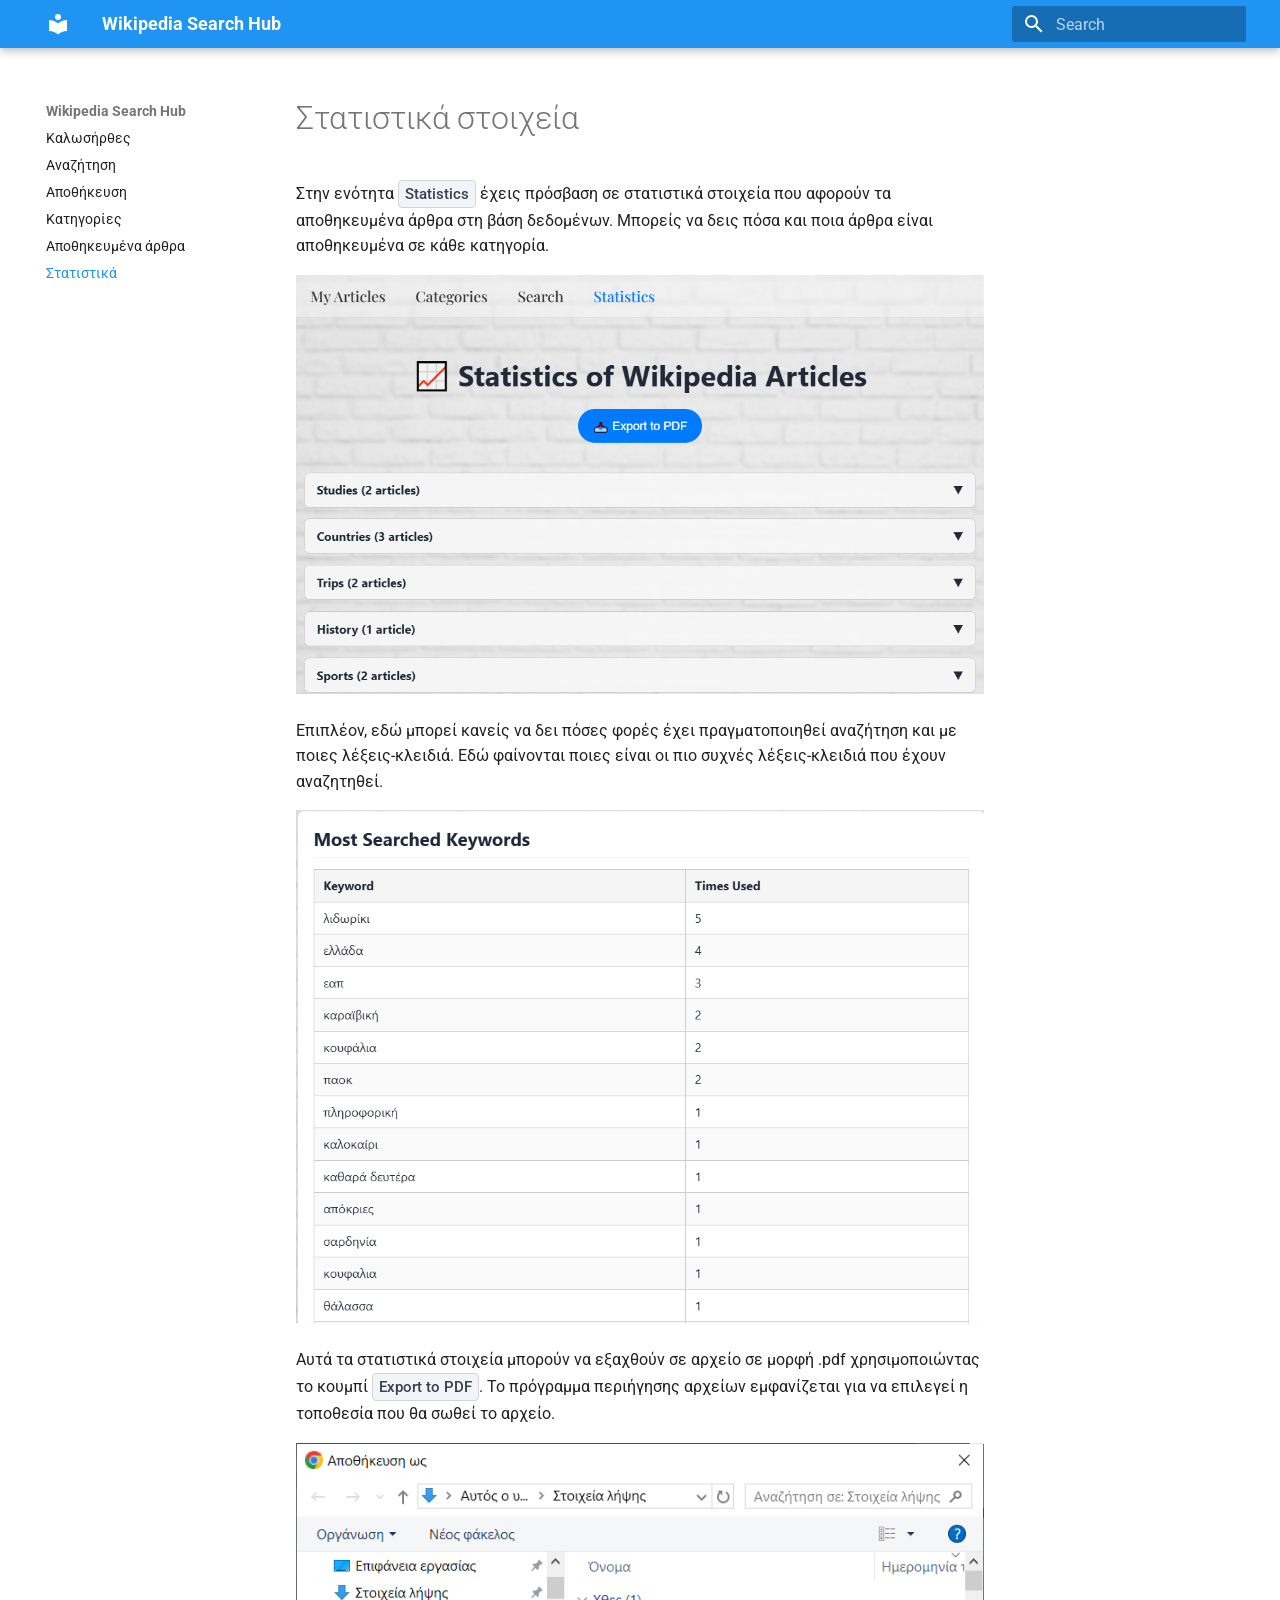
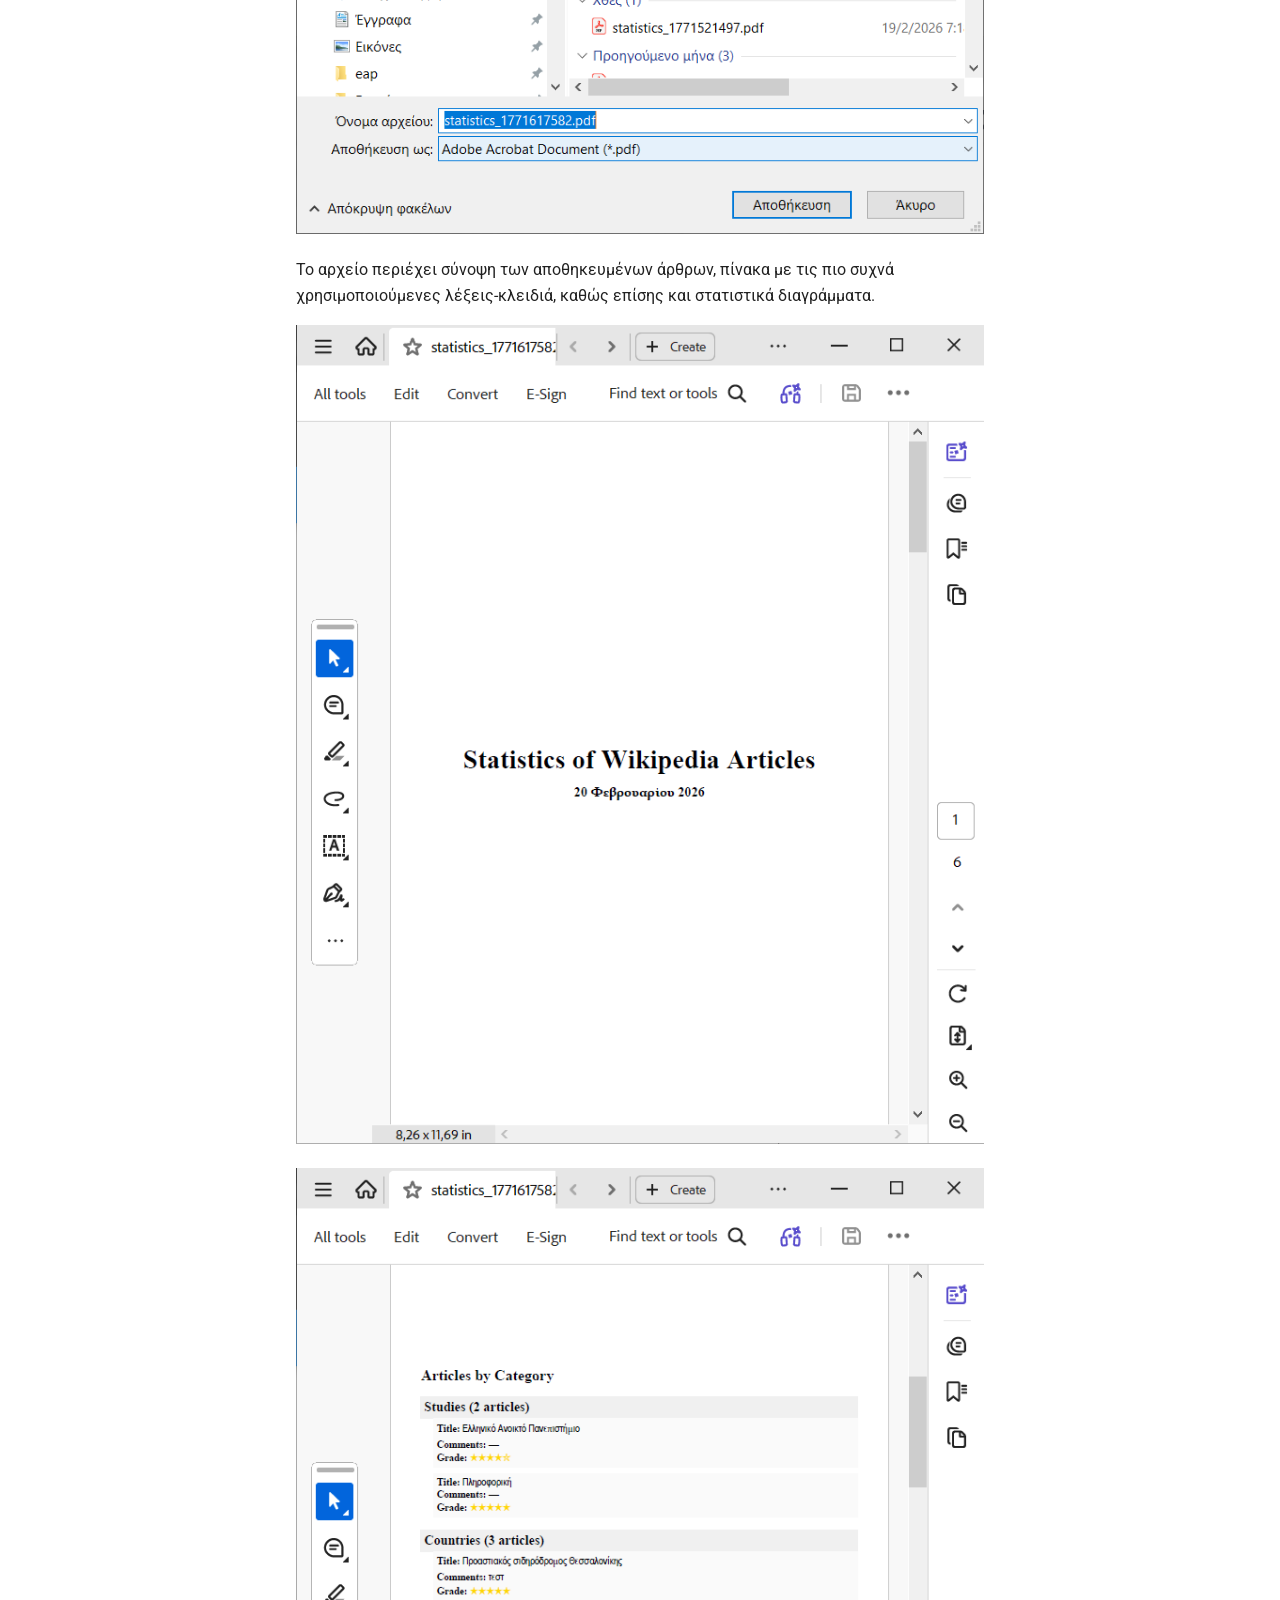
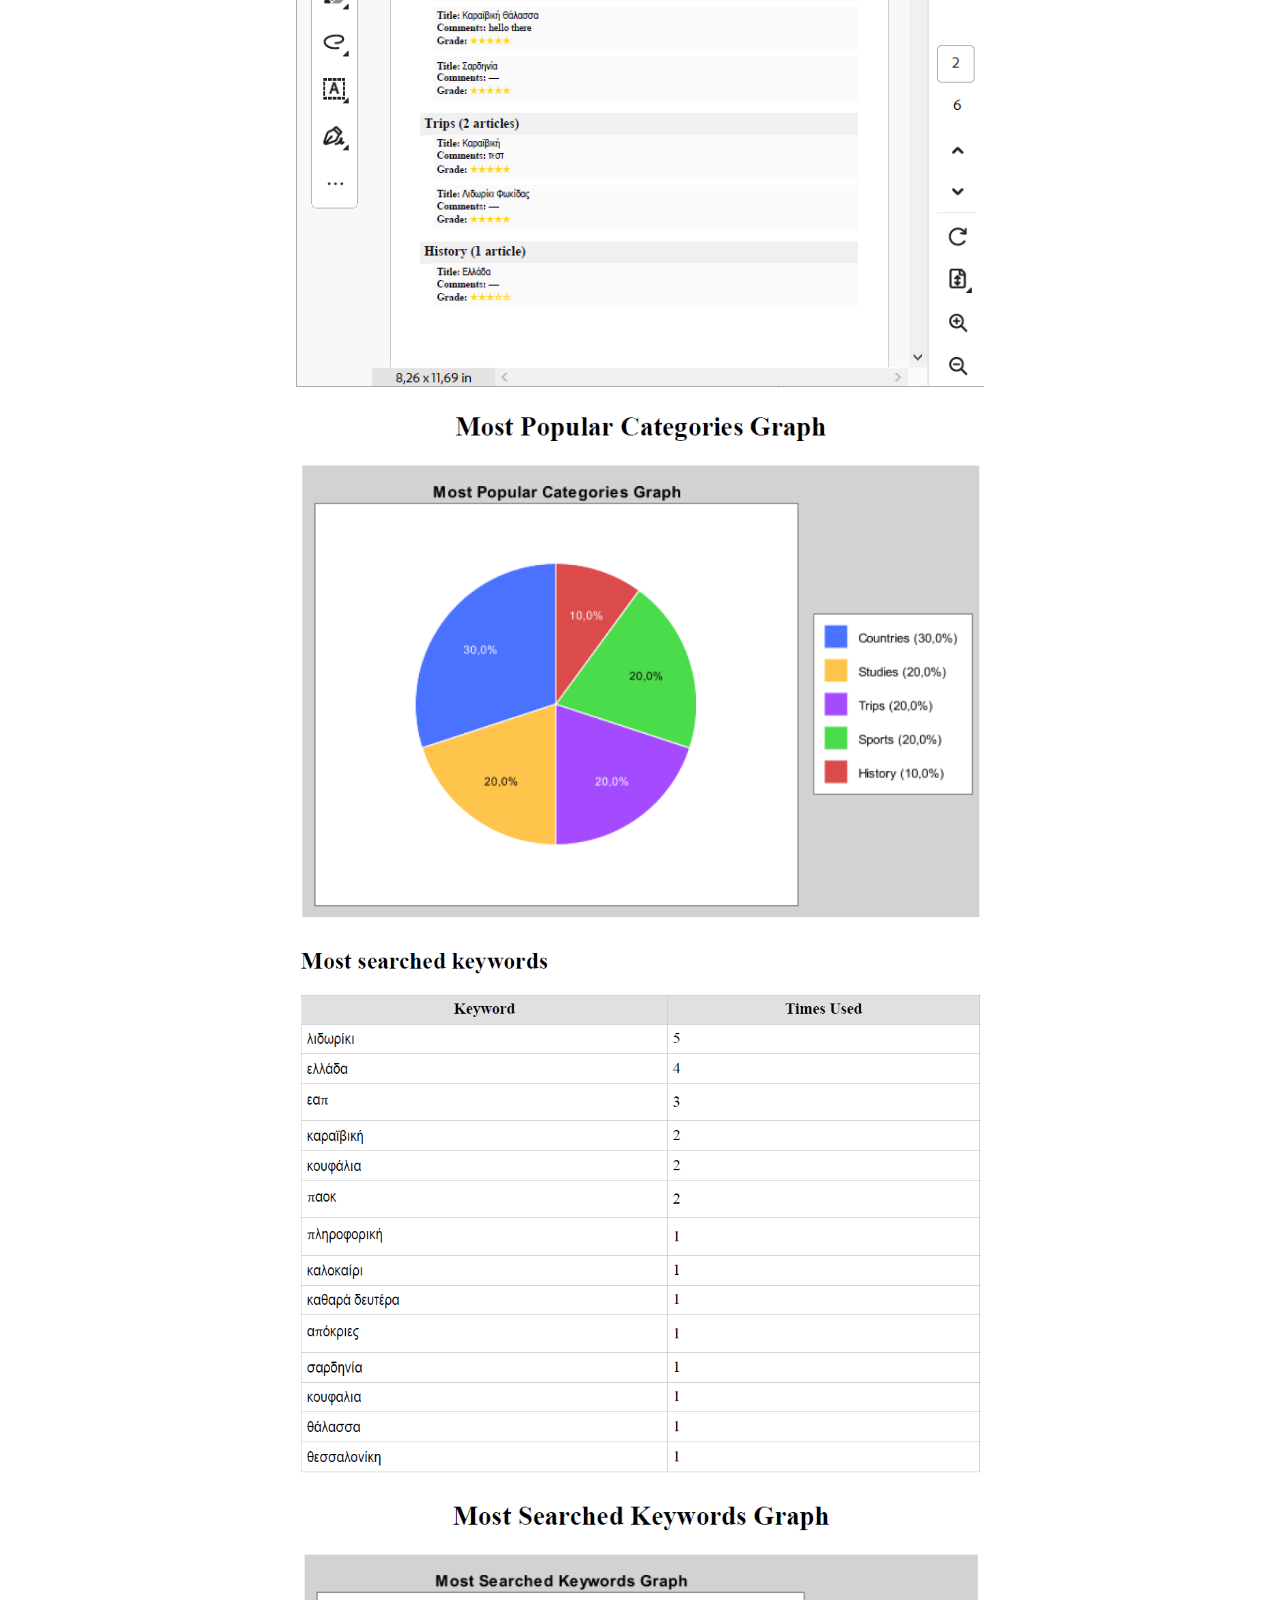
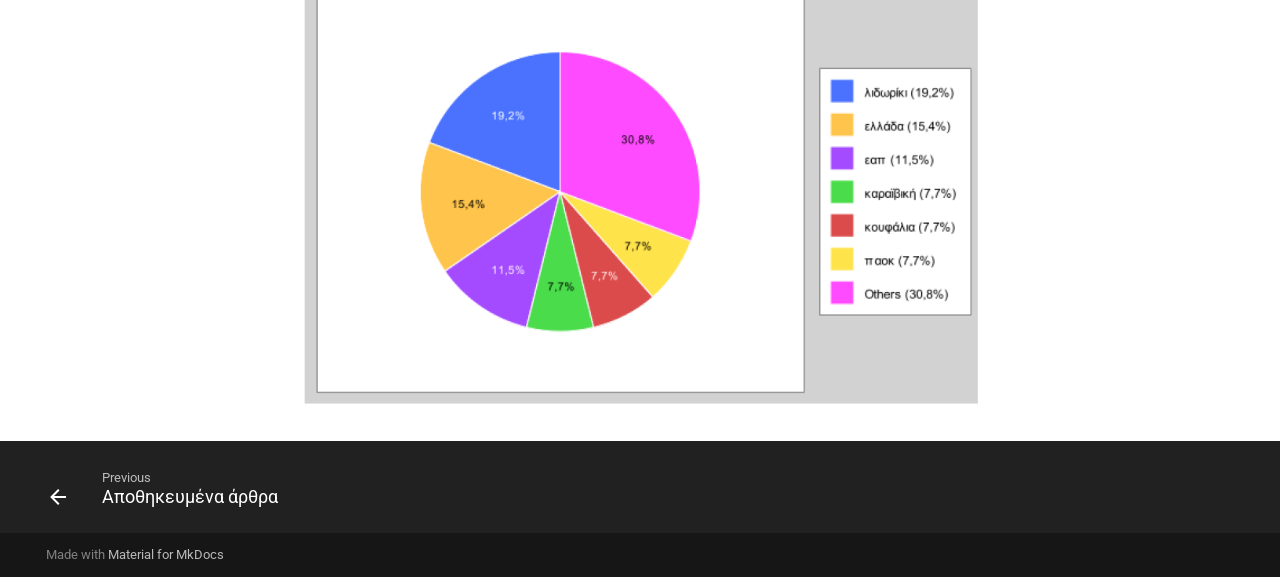
<file: src/main/resources/static/docs/statistics/index.html>
<!doctype html>
<html lang="en" class="no-js">
  <head>
    
      <meta charset="utf-8">
      <meta name="viewport" content="width=device-width,initial-scale=1">
      
      
      
      
        <link rel="prev" href="../my_articles/">
      
      
      
        
      
      
      <link rel="icon" href="../assets/images/favicon.png">
      <meta name="generator" content="mkdocs-1.6.1, mkdocs-material-9.7.2">
    
    
      
        <title>Στατιστικά - Wikipedia Search Hub</title>
      
    
    
      <link rel="stylesheet" href="../assets/stylesheets/main.484c7ddc.min.css">
      
        
        <link rel="stylesheet" href="../assets/stylesheets/palette.ab4e12ef.min.css">
      
      


    
    
      
    
    
      
        
        
        <link rel="preconnect" href="https://fonts.gstatic.com" crossorigin>
        <link rel="stylesheet" href="https://fonts.googleapis.com/css?family=Roboto:300,300i,400,400i,700,700i%7CRoboto+Mono:400,400i,700,700i&display=fallback">
        <style>:root{--md-text-font:"Roboto";--md-code-font:"Roboto Mono"}</style>
      
    
    
      <link rel="stylesheet" href="../stylesheets/extra.css">
    
    <script>__md_scope=new URL("..",location),__md_hash=e=>[...e].reduce(((e,_)=>(e<<5)-e+_.charCodeAt(0)),0),__md_get=(e,_=localStorage,t=__md_scope)=>JSON.parse(_.getItem(t.pathname+"."+e)),__md_set=(e,_,t=localStorage,a=__md_scope)=>{try{t.setItem(a.pathname+"."+e,JSON.stringify(_))}catch(e){}}</script>
    
      

    
    
  </head>
  
  
    
    
    
    
    
    <body dir="ltr" data-md-color-scheme="default" data-md-color-primary="blue" data-md-color-accent="indigo">
  
    
    <input class="md-toggle" data-md-toggle="drawer" type="checkbox" id="__drawer" autocomplete="off">
    <input class="md-toggle" data-md-toggle="search" type="checkbox" id="__search" autocomplete="off">
    <label class="md-overlay" for="__drawer"></label>
    <div data-md-component="skip">
      
        
        <a href="#_1" class="md-skip">
          Skip to content
        </a>
      
    </div>
    <div data-md-component="announce">
      
    </div>
    
    
      

  

<header class="md-header md-header--shadow" data-md-component="header">
  <nav class="md-header__inner md-grid" aria-label="Header">
    <a href=".." title="Wikipedia Search Hub" class="md-header__button md-logo" aria-label="Wikipedia Search Hub" data-md-component="logo">
      
  
  <svg xmlns="http://www.w3.org/2000/svg" viewBox="0 0 24 24"><path d="M12 8a3 3 0 0 0 3-3 3 3 0 0 0-3-3 3 3 0 0 0-3 3 3 3 0 0 0 3 3m0 3.54C9.64 9.35 6.5 8 3 8v11c3.5 0 6.64 1.35 9 3.54 2.36-2.19 5.5-3.54 9-3.54V8c-3.5 0-6.64 1.35-9 3.54"/></svg>

    </a>
    <label class="md-header__button md-icon" for="__drawer">
      
      <svg xmlns="http://www.w3.org/2000/svg" viewBox="0 0 24 24"><path d="M3 6h18v2H3zm0 5h18v2H3zm0 5h18v2H3z"/></svg>
    </label>
    <div class="md-header__title" data-md-component="header-title">
      <div class="md-header__ellipsis">
        <div class="md-header__topic">
          <span class="md-ellipsis">
            Wikipedia Search Hub
          </span>
        </div>
        <div class="md-header__topic" data-md-component="header-topic">
          <span class="md-ellipsis">
            
              Στατιστικά
            
          </span>
        </div>
      </div>
    </div>
    
      
    
    
    
    
      
      
        <label class="md-header__button md-icon" for="__search">
          
          <svg xmlns="http://www.w3.org/2000/svg" viewBox="0 0 24 24"><path d="M9.5 3A6.5 6.5 0 0 1 16 9.5c0 1.61-.59 3.09-1.56 4.23l.27.27h.79l5 5-1.5 1.5-5-5v-.79l-.27-.27A6.52 6.52 0 0 1 9.5 16 6.5 6.5 0 0 1 3 9.5 6.5 6.5 0 0 1 9.5 3m0 2C7 5 5 7 5 9.5S7 14 9.5 14 14 12 14 9.5 12 5 9.5 5"/></svg>
        </label>
        <div class="md-search" data-md-component="search" role="dialog">
  <label class="md-search__overlay" for="__search"></label>
  <div class="md-search__inner" role="search">
    <form class="md-search__form" name="search">
      <input type="text" class="md-search__input" name="query" aria-label="Search" placeholder="Search" autocapitalize="off" autocorrect="off" autocomplete="off" spellcheck="false" data-md-component="search-query" required>
      <label class="md-search__icon md-icon" for="__search">
        
        <svg xmlns="http://www.w3.org/2000/svg" viewBox="0 0 24 24"><path d="M9.5 3A6.5 6.5 0 0 1 16 9.5c0 1.61-.59 3.09-1.56 4.23l.27.27h.79l5 5-1.5 1.5-5-5v-.79l-.27-.27A6.52 6.52 0 0 1 9.5 16 6.5 6.5 0 0 1 3 9.5 6.5 6.5 0 0 1 9.5 3m0 2C7 5 5 7 5 9.5S7 14 9.5 14 14 12 14 9.5 12 5 9.5 5"/></svg>
        
        <svg xmlns="http://www.w3.org/2000/svg" viewBox="0 0 24 24"><path d="M20 11v2H8l5.5 5.5-1.42 1.42L4.16 12l7.92-7.92L13.5 5.5 8 11z"/></svg>
      </label>
      <nav class="md-search__options" aria-label="Search">
        
        <button type="reset" class="md-search__icon md-icon" title="Clear" aria-label="Clear" tabindex="-1">
          
          <svg xmlns="http://www.w3.org/2000/svg" viewBox="0 0 24 24"><path d="M19 6.41 17.59 5 12 10.59 6.41 5 5 6.41 10.59 12 5 17.59 6.41 19 12 13.41 17.59 19 19 17.59 13.41 12z"/></svg>
        </button>
      </nav>
      
    </form>
    <div class="md-search__output">
      <div class="md-search__scrollwrap" tabindex="0" data-md-scrollfix>
        <div class="md-search-result" data-md-component="search-result">
          <div class="md-search-result__meta">
            Initializing search
          </div>
          <ol class="md-search-result__list" role="presentation"></ol>
        </div>
      </div>
    </div>
  </div>
</div>
      
    
    
  </nav>
  
</header>
    
    <div class="md-container" data-md-component="container">
      
      
        
          
        
      
      <main class="md-main" data-md-component="main">
        <div class="md-main__inner md-grid">
          
            
              
              <div class="md-sidebar md-sidebar--primary" data-md-component="sidebar" data-md-type="navigation" >
                <div class="md-sidebar__scrollwrap">
                  <div class="md-sidebar__inner">
                    



<nav class="md-nav md-nav--primary" aria-label="Navigation" data-md-level="0">
  <label class="md-nav__title" for="__drawer">
    <a href=".." title="Wikipedia Search Hub" class="md-nav__button md-logo" aria-label="Wikipedia Search Hub" data-md-component="logo">
      
  
  <svg xmlns="http://www.w3.org/2000/svg" viewBox="0 0 24 24"><path d="M12 8a3 3 0 0 0 3-3 3 3 0 0 0-3-3 3 3 0 0 0-3 3 3 3 0 0 0 3 3m0 3.54C9.64 9.35 6.5 8 3 8v11c3.5 0 6.64 1.35 9 3.54 2.36-2.19 5.5-3.54 9-3.54V8c-3.5 0-6.64 1.35-9 3.54"/></svg>

    </a>
    Wikipedia Search Hub
  </label>
  
  <ul class="md-nav__list" data-md-scrollfix>
    
      
      
  
  
  
  
    <li class="md-nav__item">
      <a href=".." class="md-nav__link">
        
  
  
  <span class="md-ellipsis">
    
  
    Καλωσήρθες
  

    
  </span>
  
  

      </a>
    </li>
  

    
      
      
  
  
  
  
    <li class="md-nav__item">
      <a href="../search_articles/" class="md-nav__link">
        
  
  
  <span class="md-ellipsis">
    
  
    Αναζήτηση
  

    
  </span>
  
  

      </a>
    </li>
  

    
      
      
  
  
  
  
    <li class="md-nav__item">
      <a href="../save_article/" class="md-nav__link">
        
  
  
  <span class="md-ellipsis">
    
  
    Αποθήκευση
  

    
  </span>
  
  

      </a>
    </li>
  

    
      
      
  
  
  
  
    <li class="md-nav__item">
      <a href="../categories/" class="md-nav__link">
        
  
  
  <span class="md-ellipsis">
    
  
    Κατηγορίες
  

    
  </span>
  
  

      </a>
    </li>
  

    
      
      
  
  
  
  
    <li class="md-nav__item">
      <a href="../my_articles/" class="md-nav__link">
        
  
  
  <span class="md-ellipsis">
    
  
    Αποθηκευμένα άρθρα
  

    
  </span>
  
  

      </a>
    </li>
  

    
      
      
  
  
    
  
  
  
    <li class="md-nav__item md-nav__item--active">
      
      <input class="md-nav__toggle md-toggle" type="checkbox" id="__toc">
      
      
        
      
      
      <a href="./" class="md-nav__link md-nav__link--active">
        
  
  
  <span class="md-ellipsis">
    
  
    Στατιστικά
  

    
  </span>
  
  

      </a>
      
    </li>
  

    
  </ul>
</nav>
                  </div>
                </div>
              </div>
            
            
              
              <div class="md-sidebar md-sidebar--secondary" data-md-component="sidebar" data-md-type="toc" >
                <div class="md-sidebar__scrollwrap">
                  <div class="md-sidebar__inner">
                    

<nav class="md-nav md-nav--secondary" aria-label="Table of contents">
  
  
  
    
  
  
</nav>
                  </div>
                </div>
              </div>
            
          
          
            <div class="md-content" data-md-component="content">
              
              <article class="md-content__inner md-typeset">
                
                  



<h1 id="_1">Στατιστικά στοιχεία<a class="headerlink" href="#_1" title="Permanent link">&para;</a></h1>
<p>Στην ενότητα <span class="gui-button">Statistics</span> έχεις πρόσβαση σε στατιστικά στοιχεία που αφορούν τα αποθηκευμένα άρθρα στη βάση δεδομένων. Μπορείς να δεις πόσα και ποια άρθρα είναι αποθηκευμένα σε κάθε κατηγορία.</p>
<p><img alt="Save articles" src="../images/13.png" /></p>
<p>Επιπλέον, εδώ μπορεί κανείς να δει πόσες φορές έχει πραγματοποιηθεί αναζήτηση και με ποιες λέξεις-κλειδιά. Εδώ φαίνονται ποιες είναι οι πιο συχνές λέξεις-κλειδιά που έχουν αναζητηθεί.</p>
<p><img alt="Save articles" src="../images/14.png" /></p>
<p>Αυτά τα στατιστικά στοιχεία μπορούν να εξαχθούν σε αρχείο σε μορφή .pdf χρησιμοποιώντας το κουμπί <span class="gui-button">Export to PDF</span>. To πρόγραμμα περιήγησης αρχείων εμφανίζεται για να επιλεγεί η τοποθεσία που θα σωθεί το αρχείο.</p>
<p><img alt="Save articles" src="../images/15.png" /></p>
<p>Το αρχείο περιέχει σύνοψη των αποθηκευμένων άρθρων, πίνακα με τις πιο συχνά χρησιμοποιούμενες λέξεις-κλειδιά, καθώς επίσης και στατιστικά διαγράμματα.</p>
<p><img alt="Save articles" src="../images/16.png" /></p>
<p><img alt="Save articles" src="../images/18.png" /></p>
<p><img alt="Save articles" src="../images/19.png" /></p>
<p><img alt="Save articles" src="../images/20.png" /></p>
<p><img alt="Save articles" src="../images/21.png" /></p>












                
              </article>
            </div>
          
          
<script>var target=document.getElementById(location.hash.slice(1));target&&target.name&&(target.checked=target.name.startsWith("__tabbed_"))</script>
        </div>
        
          <button type="button" class="md-top md-icon" data-md-component="top" hidden>
  
  <svg xmlns="http://www.w3.org/2000/svg" viewBox="0 0 24 24"><path d="M13 20h-2V8l-5.5 5.5-1.42-1.42L12 4.16l7.92 7.92-1.42 1.42L13 8z"/></svg>
  Back to top
</button>
        
      </main>
      
        <footer class="md-footer">
  
    
      
      <nav class="md-footer__inner md-grid" aria-label="Footer" >
        
          
          <a href="../my_articles/" class="md-footer__link md-footer__link--prev" aria-label="Previous: Αποθηκευμένα άρθρα">
            <div class="md-footer__button md-icon">
              
              <svg xmlns="http://www.w3.org/2000/svg" viewBox="0 0 24 24"><path d="M20 11v2H8l5.5 5.5-1.42 1.42L4.16 12l7.92-7.92L13.5 5.5 8 11z"/></svg>
            </div>
            <div class="md-footer__title">
              <span class="md-footer__direction">
                Previous
              </span>
              <div class="md-ellipsis">
                Αποθηκευμένα άρθρα
              </div>
            </div>
          </a>
        
        
      </nav>
    
  
  <div class="md-footer-meta md-typeset">
    <div class="md-footer-meta__inner md-grid">
      <div class="md-copyright">
  
  
    Made with
    <a href="https://squidfunk.github.io/mkdocs-material/" target="_blank" rel="noopener">
      Material for MkDocs
    </a>
  
</div>
      
    </div>
  </div>
</footer>
      
    </div>
    <div class="md-dialog" data-md-component="dialog">
      <div class="md-dialog__inner md-typeset"></div>
    </div>
    
    
    
      
      
      <script id="__config" type="application/json">{"annotate": null, "base": "..", "features": ["navigation.top", "navigation.footer", "content.code.copy"], "search": "../assets/javascripts/workers/search.2c215733.min.js", "tags": null, "translations": {"clipboard.copied": "Copied to clipboard", "clipboard.copy": "Copy to clipboard", "search.result.more.one": "1 more on this page", "search.result.more.other": "# more on this page", "search.result.none": "No matching documents", "search.result.one": "1 matching document", "search.result.other": "# matching documents", "search.result.placeholder": "Type to start searching", "search.result.term.missing": "Missing", "select.version": "Select version"}, "version": null}</script>
    
    
      <script src="../assets/javascripts/bundle.79ae519e.min.js"></script>
      
    
  </body>
</html>
</file>
<file: src/main/resources/static/docs/stylesheets/extra.css>
.gui-button {
  display: inline-block;
  padding: 1px 6px;
  background-color: #f2f4f7;
  color: #374151;
  border: 1px solid #d1d5db;
  border-radius: 4px;
  font-size: 0.75rem;
  font-weight: 500;
  user-select: none;
}
</file>
<file: src/main/resources/static/docs/assets/stylesheets/main.484c7ddc.min.css>
@charset "UTF-8";html{-webkit-text-size-adjust:none;-moz-text-size-adjust:none;text-size-adjust:none;box-sizing:border-box}*,:after,:before{box-sizing:inherit}@media (prefers-reduced-motion){*,:after,:before{transition:none!important}}body{margin:0}a,button,input,label{-webkit-tap-highlight-color:transparent}a{color:inherit;text-decoration:none}hr{border:0;box-sizing:initial;display:block;height:.05rem;overflow:visible;padding:0}small{font-size:80%}sub,sup{line-height:1em}img{border-style:none}table{border-collapse:initial;border-spacing:0}td,th{font-weight:400;vertical-align:top}button{background:#0000;border:0;font-family:inherit;font-size:inherit;margin:0;padding:0}input{border:0;outline:none}:root{--md-primary-fg-color:#4051b5;--md-primary-fg-color--light:#5d6cc0;--md-primary-fg-color--dark:#303fa1;--md-primary-bg-color:#fff;--md-primary-bg-color--light:#ffffffb3;--md-accent-fg-color:#526cfe;--md-accent-fg-color--transparent:#526cfe1a;--md-accent-bg-color:#fff;--md-accent-bg-color--light:#ffffffb3}[data-md-color-scheme=default]{color-scheme:light}[data-md-color-scheme=default] img[src$="#gh-dark-mode-only"],[data-md-color-scheme=default] img[src$="#only-dark"]{display:none}:root,[data-md-color-scheme=default]{--md-hue:225deg;--md-default-fg-color:#000000de;--md-default-fg-color--light:#0000008a;--md-default-fg-color--lighter:#00000052;--md-default-fg-color--lightest:#00000012;--md-default-bg-color:#fff;--md-default-bg-color--light:#ffffffb3;--md-default-bg-color--lighter:#ffffff4d;--md-default-bg-color--lightest:#ffffff1f;--md-code-fg-color:#36464e;--md-code-bg-color:#f5f5f5;--md-code-bg-color--light:#f5f5f5b3;--md-code-bg-color--lighter:#f5f5f54d;--md-code-hl-color:#4287ff;--md-code-hl-color--light:#4287ff1a;--md-code-hl-number-color:#d52a2a;--md-code-hl-special-color:#db1457;--md-code-hl-function-color:#a846b9;--md-code-hl-constant-color:#6e59d9;--md-code-hl-keyword-color:#3f6ec6;--md-code-hl-string-color:#1c7d4d;--md-code-hl-name-color:var(--md-code-fg-color);--md-code-hl-operator-color:var(--md-default-fg-color--light);--md-code-hl-punctuation-color:var(--md-default-fg-color--light);--md-code-hl-comment-color:var(--md-default-fg-color--light);--md-code-hl-generic-color:var(--md-default-fg-color--light);--md-code-hl-variable-color:var(--md-default-fg-color--light);--md-typeset-color:var(--md-default-fg-color);--md-typeset-a-color:var(--md-primary-fg-color);--md-typeset-del-color:#f5503d26;--md-typeset-ins-color:#0bd57026;--md-typeset-kbd-color:#fafafa;--md-typeset-kbd-accent-color:#fff;--md-typeset-kbd-border-color:#b8b8b8;--md-typeset-mark-color:#ffff0080;--md-typeset-table-color:#0000001f;--md-typeset-table-color--light:rgba(0,0,0,.035);--md-admonition-fg-color:var(--md-default-fg-color);--md-admonition-bg-color:var(--md-default-bg-color);--md-warning-fg-color:#000000de;--md-warning-bg-color:#ff9;--md-footer-fg-color:#fff;--md-footer-fg-color--light:#ffffffb3;--md-footer-fg-color--lighter:#ffffff73;--md-footer-bg-color:#000000de;--md-footer-bg-color--dark:#00000052;--md-shadow-z1:0 0.2rem 0.5rem #0000000d,0 0 0.05rem #0000001a;--md-shadow-z2:0 0.2rem 0.5rem #0000001a,0 0 0.05rem #00000040;--md-shadow-z3:0 0.2rem 0.5rem #0003,0 0 0.05rem #00000059}.md-icon svg{fill:currentcolor;display:block;height:1.2rem;width:1.2rem}body{-webkit-font-smoothing:antialiased;-moz-osx-font-smoothing:grayscale;--md-text-font-family:var(--md-text-font,_),-apple-system,BlinkMacSystemFont,Helvetica,Arial,sans-serif;--md-code-font-family:var(--md-code-font,_),SFMono-Regular,Consolas,Menlo,monospace}aside,body,input{font-feature-settings:"kern","liga";color:var(--md-typeset-color);font-family:var(--md-text-font-family)}code,kbd,pre{font-feature-settings:"kern";font-family:var(--md-code-font-family)}:root{--md-typeset-table-sort-icon:url('data:image/svg+xml;charset=utf-8,<svg xmlns="http://www.w3.org/2000/svg" viewBox="0 0 24 24"><path d="m18 21-4-4h3V7h-3l4-4 4 4h-3v10h3M2 19v-2h10v2M2 13v-2h7v2M2 7V5h4v2z"/></svg>');--md-typeset-table-sort-icon--asc:url('data:image/svg+xml;charset=utf-8,<svg xmlns="http://www.w3.org/2000/svg" viewBox="0 0 24 24"><path d="M19 17h3l-4 4-4-4h3V3h2M2 17h10v2H2M6 5v2H2V5m0 6h7v2H2z"/></svg>');--md-typeset-table-sort-icon--desc:url('data:image/svg+xml;charset=utf-8,<svg xmlns="http://www.w3.org/2000/svg" viewBox="0 0 24 24"><path d="M19 7h3l-4-4-4 4h3v14h2M2 17h10v2H2M6 5v2H2V5m0 6h7v2H2z"/></svg>')}.md-typeset{-webkit-print-color-adjust:exact;color-adjust:exact;font-size:.8rem;line-height:1.6;overflow-wrap:break-word}@media print{.md-typeset{font-size:.68rem}}.md-typeset blockquote,.md-typeset dl,.md-typeset figure,.md-typeset ol,.md-typeset pre,.md-typeset ul{margin-bottom:1em;margin-top:1em}.md-typeset h1{color:var(--md-default-fg-color--light);font-size:2em;line-height:1.3;margin:0 0 1.25em}.md-typeset h1,.md-typeset h2{font-weight:300;letter-spacing:-.01em}.md-typeset h2{font-size:1.5625em;line-height:1.4;margin:1.6em 0 .64em}.md-typeset h3{font-size:1.25em;font-weight:400;letter-spacing:-.01em;line-height:1.5;margin:1.6em 0 .8em}.md-typeset h2+h3{margin-top:.8em}.md-typeset h4{font-weight:700;letter-spacing:-.01em;margin:1em 0}.md-typeset h5,.md-typeset h6{color:var(--md-default-fg-color--light);font-size:.8em;font-weight:700;letter-spacing:-.01em;margin:1.25em 0}.md-typeset h5{text-transform:uppercase}.md-typeset h5 code{text-transform:none}.md-typeset hr{border-bottom:.05rem solid var(--md-default-fg-color--lightest);display:flow-root;margin:1.5em 0}.md-typeset a{color:var(--md-typeset-a-color);word-break:break-word}.md-typeset a,.md-typeset a:before{transition:color 125ms}.md-typeset a:focus,.md-typeset a:hover{color:var(--md-accent-fg-color)}.md-typeset a:focus code,.md-typeset a:hover code{background-color:var(--md-accent-fg-color--transparent);color:var(--md-accent-fg-color)}.md-typeset a code{color:var(--md-typeset-a-color)}.md-typeset a.focus-visible{outline-color:var(--md-accent-fg-color);outline-offset:.2rem}.md-typeset code,.md-typeset kbd,.md-typeset pre{color:var(--md-code-fg-color);direction:ltr;font-variant-ligatures:none;transition:background-color 125ms}@media print{.md-typeset code,.md-typeset kbd,.md-typeset pre{white-space:pre-wrap}}.md-typeset code{background-color:var(--md-code-bg-color);border-radius:.1rem;-webkit-box-decoration-break:clone;box-decoration-break:clone;font-size:.85em;padding:0 .2941176471em;transition:color 125ms,background-color 125ms;word-break:break-word}.md-typeset code:not(.focus-visible){-webkit-tap-highlight-color:transparent;outline:none}.md-typeset pre{display:flow-root;line-height:1.4;position:relative}.md-typeset pre>code{-webkit-box-decoration-break:slice;box-decoration-break:slice;box-shadow:none;display:block;margin:0;outline-color:var(--md-accent-fg-color);overflow:auto;padding:.7720588235em 1.1764705882em;scrollbar-color:var(--md-default-fg-color--lighter) #0000;scrollbar-width:thin;touch-action:auto;word-break:normal}.md-typeset pre>code:hover{scrollbar-color:var(--md-accent-fg-color) #0000}.md-typeset pre>code::-webkit-scrollbar{height:.2rem;width:.2rem}.md-typeset pre>code::-webkit-scrollbar-thumb{background-color:var(--md-default-fg-color--lighter)}.md-typeset pre>code::-webkit-scrollbar-thumb:hover{background-color:var(--md-accent-fg-color)}.md-typeset kbd{background-color:var(--md-typeset-kbd-color);border-radius:.1rem;box-shadow:0 .1rem 0 .05rem var(--md-typeset-kbd-border-color),0 .1rem 0 var(--md-typeset-kbd-border-color),0 -.1rem .2rem var(--md-typeset-kbd-accent-color) inset;color:var(--md-default-fg-color);display:inline-block;font-size:.75em;padding:0 .6666666667em;vertical-align:text-top;word-break:break-word}.md-typeset mark{background-color:var(--md-typeset-mark-color);-webkit-box-decoration-break:clone;box-decoration-break:clone;color:inherit;word-break:break-word}.md-typeset abbr{cursor:help;text-decoration:none}.md-typeset [data-preview],.md-typeset abbr{border-bottom:.05rem dotted var(--md-default-fg-color--light)}.md-typeset small{opacity:.75}[dir=ltr] .md-typeset sub,[dir=ltr] .md-typeset sup{margin-left:.078125em}[dir=rtl] .md-typeset sub,[dir=rtl] .md-typeset sup{margin-right:.078125em}[dir=ltr] .md-typeset blockquote{padding-left:.6rem}[dir=rtl] .md-typeset blockquote{padding-right:.6rem}[dir=ltr] .md-typeset blockquote{border-left:.2rem solid var(--md-default-fg-color--lighter)}[dir=rtl] .md-typeset blockquote{border-right:.2rem solid var(--md-default-fg-color--lighter)}.md-typeset blockquote{color:var(--md-default-fg-color--light);margin-left:0;margin-right:0}.md-typeset ul{list-style-type:disc}.md-typeset ul[type]{list-style-type:revert-layer}[dir=ltr] .md-typeset ol,[dir=ltr] .md-typeset ul{margin-left:.625em}[dir=rtl] .md-typeset ol,[dir=rtl] .md-typeset ul{margin-right:.625em}.md-typeset ol,.md-typeset ul{padding:0}.md-typeset ol:not([hidden]),.md-typeset ul:not([hidden]){display:flow-root}.md-typeset ol ol,.md-typeset ul ol{list-style-type:lower-alpha}.md-typeset ol ol ol,.md-typeset ul ol ol{list-style-type:lower-roman}.md-typeset ol ol ol ol,.md-typeset ul ol ol ol{list-style-type:upper-alpha}.md-typeset ol ol ol ol ol,.md-typeset ul ol ol ol ol{list-style-type:upper-roman}.md-typeset ol[type],.md-typeset ul[type]{list-style-type:revert-layer}[dir=ltr] .md-typeset ol li,[dir=ltr] .md-typeset ul li{margin-left:1.25em}[dir=rtl] .md-typeset ol li,[dir=rtl] .md-typeset ul li{margin-right:1.25em}.md-typeset ol li,.md-typeset ul li{margin-bottom:.5em}.md-typeset ol li blockquote,.md-typeset ol li p,.md-typeset ul li blockquote,.md-typeset ul li p{margin:.5em 0}.md-typeset ol li:last-child,.md-typeset ul li:last-child{margin-bottom:0}[dir=ltr] .md-typeset ol li ol,[dir=ltr] .md-typeset ol li ul,[dir=ltr] .md-typeset ul li ol,[dir=ltr] .md-typeset ul li ul{margin-left:.625em}[dir=rtl] .md-typeset ol li ol,[dir=rtl] .md-typeset ol li ul,[dir=rtl] .md-typeset ul li ol,[dir=rtl] .md-typeset ul li ul{margin-right:.625em}.md-typeset ol li ol,.md-typeset ol li ul,.md-typeset ul li ol,.md-typeset ul li ul{margin-bottom:.5em;margin-top:.5em}[dir=ltr] .md-typeset dd{margin-left:1.875em}[dir=rtl] .md-typeset dd{margin-right:1.875em}.md-typeset dd{margin-bottom:1.5em;margin-top:1em}.md-typeset img,.md-typeset svg,.md-typeset video{height:auto;max-width:100%}.md-typeset img[align=left]{margin:1em 1em 1em 0}.md-typeset img[align=right]{margin:1em 0 1em 1em}.md-typeset img[align]:only-child{margin-top:0}.md-typeset figure{display:flow-root;margin:1em auto;max-width:100%;text-align:center;width:fit-content}.md-typeset figure img{display:block;margin:0 auto}.md-typeset figcaption{font-style:italic;margin:1em auto;max-width:24rem}.md-typeset iframe{max-width:100%}.md-typeset table:not([class]){background-color:var(--md-default-bg-color);border:.05rem solid var(--md-typeset-table-color);border-radius:.1rem;display:inline-block;font-size:.64rem;max-width:100%;overflow:auto;touch-action:auto}@media print{.md-typeset table:not([class]){display:table}}.md-typeset table:not([class])+*{margin-top:1.5em}.md-typeset table:not([class]) td>:first-child,.md-typeset table:not([class]) th>:first-child{margin-top:0}.md-typeset table:not([class]) td>:last-child,.md-typeset table:not([class]) th>:last-child{margin-bottom:0}.md-typeset table:not([class]) td:not([align]),.md-typeset table:not([class]) th:not([align]){text-align:left}[dir=rtl] .md-typeset table:not([class]) td:not([align]),[dir=rtl] .md-typeset table:not([class]) th:not([align]){text-align:right}.md-typeset table:not([class]) th{font-weight:700;min-width:5rem;padding:.9375em 1.25em;vertical-align:top}.md-typeset table:not([class]) td{border-top:.05rem solid var(--md-typeset-table-color);padding:.9375em 1.25em;vertical-align:top}.md-typeset table:not([class]) tbody tr{transition:background-color 125ms}.md-typeset table:not([class]) tbody tr:hover{background-color:var(--md-typeset-table-color--light);box-shadow:0 .05rem 0 var(--md-default-bg-color) inset}.md-typeset table:not([class]) a{word-break:normal}.md-typeset table th[role=columnheader]{cursor:pointer}[dir=ltr] .md-typeset table th[role=columnheader]:after{margin-left:.5em}[dir=rtl] .md-typeset table th[role=columnheader]:after{margin-right:.5em}.md-typeset table th[role=columnheader]:after{content:"";display:inline-block;height:1.2em;-webkit-mask-image:var(--md-typeset-table-sort-icon);mask-image:var(--md-typeset-table-sort-icon);-webkit-mask-repeat:no-repeat;mask-repeat:no-repeat;-webkit-mask-size:contain;mask-size:contain;transition:background-color 125ms;vertical-align:text-bottom;width:1.2em}.md-typeset table th[role=columnheader]:hover:after{background-color:var(--md-default-fg-color--lighter)}.md-typeset table th[role=columnheader][aria-sort=ascending]:after{background-color:var(--md-default-fg-color--light);-webkit-mask-image:var(--md-typeset-table-sort-icon--asc);mask-image:var(--md-typeset-table-sort-icon--asc)}.md-typeset table th[role=columnheader][aria-sort=descending]:after{background-color:var(--md-default-fg-color--light);-webkit-mask-image:var(--md-typeset-table-sort-icon--desc);mask-image:var(--md-typeset-table-sort-icon--desc)}.md-typeset__scrollwrap{margin:1em -.8rem;overflow-x:auto;touch-action:auto}.md-typeset__table{display:inline-block;margin-bottom:.5em;padding:0 .8rem}@media print{.md-typeset__table{display:block}}html .md-typeset__table table{display:table;margin:0;overflow:hidden;width:100%}@media screen and (max-width:44.984375em){.md-content__inner>pre{margin:1em -.8rem}.md-content__inner>pre code{border-radius:0}}.md-typeset .md-author{border-radius:100%;display:block;flex-shrink:0;height:1.6rem;overflow:hidden;position:relative;transition:color 125ms,transform 125ms;width:1.6rem}.md-typeset .md-author img{display:block}.md-typeset .md-author--more{background:var(--md-default-fg-color--lightest);color:var(--md-default-fg-color--lighter);font-size:.6rem;font-weight:700;line-height:1.6rem;text-align:center}.md-typeset .md-author--long{height:2.4rem;width:2.4rem}.md-typeset a.md-author{transform:scale(1)}.md-typeset a.md-author img{border-radius:100%;filter:grayscale(100%) opacity(75%);transition:filter 125ms}.md-typeset a.md-author:focus,.md-typeset a.md-author:hover{transform:scale(1.1);z-index:1}.md-typeset a.md-author:focus img,.md-typeset a.md-author:hover img{filter:grayscale(0)}.md-banner{background-color:var(--md-footer-bg-color);color:var(--md-footer-fg-color);overflow:auto}@media print{.md-banner{display:none}}.md-banner--warning{background-color:var(--md-warning-bg-color);color:var(--md-warning-fg-color)}.md-banner__inner{font-size:.7rem;margin:.6rem auto;padding:0 .8rem}[dir=ltr] .md-banner__button{float:right}[dir=rtl] .md-banner__button{float:left}.md-banner__button{color:inherit;cursor:pointer;transition:opacity .25s}.no-js .md-banner__button{display:none}.md-banner__button:hover{opacity:.7}html{font-size:125%;height:100%;overflow-x:hidden}@media screen and (min-width:100em){html{font-size:137.5%}}@media screen and (min-width:125em){html{font-size:150%}}body{background-color:var(--md-default-bg-color);display:flex;flex-direction:column;font-size:.5rem;min-height:100%;position:relative;width:100%}@media print{body{display:block}}@media screen and (max-width:59.984375em){body[data-md-scrolllock]{position:fixed}}.md-grid{margin-left:auto;margin-right:auto;max-width:61rem}.md-container{display:flex;flex-direction:column;flex-grow:1}@media print{.md-container{display:block}}.md-main{flex-grow:1}.md-main__inner{display:flex;height:100%;margin-top:1.5rem}.md-ellipsis{overflow:hidden;text-overflow:ellipsis}.md-toggle{display:none}.md-option{height:0;opacity:0;position:absolute;width:0}.md-option:checked+label:not([hidden]){display:block}.md-option.focus-visible+label{outline-color:var(--md-accent-fg-color);outline-style:auto}.md-skip{background-color:var(--md-default-fg-color);border-radius:.1rem;color:var(--md-default-bg-color);font-size:.64rem;margin:.5rem;opacity:0;outline-color:var(--md-accent-fg-color);padding:.3rem .5rem;position:fixed;transform:translateY(.4rem);z-index:-1}.md-skip:focus{opacity:1;transform:translateY(0);transition:transform .25s cubic-bezier(.4,0,.2,1),opacity 175ms 75ms;z-index:10}@page{margin:25mm}:root{--md-clipboard-icon:url('data:image/svg+xml;charset=utf-8,<svg xmlns="http://www.w3.org/2000/svg" viewBox="0 0 24 24"><path d="M19 21H8V7h11m0-2H8a2 2 0 0 0-2 2v14a2 2 0 0 0 2 2h11a2 2 0 0 0 2-2V7a2 2 0 0 0-2-2m-3-4H4a2 2 0 0 0-2 2v14h2V3h12z"/></svg>')}.md-clipboard{border-radius:.1rem;color:var(--md-default-fg-color--lightest);cursor:pointer;height:1.5em;outline-color:var(--md-accent-fg-color);outline-offset:.1rem;transition:color .25s;width:1.5em;z-index:1}@media print{.md-clipboard{display:none}}.md-clipboard:not(.focus-visible){-webkit-tap-highlight-color:transparent;outline:none}:hover>.md-clipboard{color:var(--md-default-fg-color--light)}.md-clipboard:focus,.md-clipboard:hover{color:var(--md-accent-fg-color)}.md-clipboard:after{background-color:currentcolor;content:"";display:block;height:1.125em;margin:0 auto;-webkit-mask-image:var(--md-clipboard-icon);mask-image:var(--md-clipboard-icon);-webkit-mask-position:center;mask-position:center;-webkit-mask-repeat:no-repeat;mask-repeat:no-repeat;-webkit-mask-size:contain;mask-size:contain;width:1.125em}.md-clipboard--inline{cursor:pointer}.md-clipboard--inline code{transition:color .25s,background-color .25s}.md-clipboard--inline:focus code,.md-clipboard--inline:hover code{background-color:var(--md-accent-fg-color--transparent);color:var(--md-accent-fg-color)}:root{--md-code-select-icon:url('data:image/svg+xml;charset=utf-8,<svg xmlns="http://www.w3.org/2000/svg" viewBox="0 0 24 24"><path d="M19 19h-4v2h4c1.1 0 2-.9 2-2v-4h-2m0-12h-4v2h4v4h2V5c0-1.1-.9-2-2-2M5 5h4V3H5c-1.1 0-2 .9-2 2v4h2m0 6H3v4c0 1.1.9 2 2 2h4v-2H5zm2-4h2v2H7zm4 0h2v2h-2zm4 0h2v2h-2zM7 7h2v2H7zm4 0h2v2h-2zm4 0h2v2h-2zm-8 8h2v2H7zm4 0h2v2h-2zm4 0h2v2h-2z"/></svg>');--md-code-copy-icon:url('data:image/svg+xml;charset=utf-8,<svg xmlns="http://www.w3.org/2000/svg" viewBox="0 0 24 24"><path d="M19 21H8V7h11m0-2H8a2 2 0 0 0-2 2v14a2 2 0 0 0 2 2h11a2 2 0 0 0 2-2V7a2 2 0 0 0-2-2m-3-4H4a2 2 0 0 0-2 2v14h2V3h12z"/></svg>')}.md-typeset .md-code__content{display:grid}.md-code__nav{background-color:var(--md-code-bg-color--lighter);border-radius:.1rem;display:flex;gap:.2rem;padding:.2rem;position:absolute;right:.25em;top:.25em;transition:background-color .25s;z-index:1}:hover>.md-code__nav{background-color:var(--md-code-bg-color--light)}.md-code__button{color:var(--md-default-fg-color--lightest);cursor:pointer;display:block;height:1.5em;outline-color:var(--md-accent-fg-color);outline-offset:.1rem;transition:color .25s;width:1.5em}:hover>*>.md-code__button{color:var(--md-default-fg-color--light)}.md-code__button.focus-visible,.md-code__button:hover{color:var(--md-accent-fg-color)}.md-code__button--active{color:var(--md-default-fg-color)!important}.md-code__button:after{background-color:currentcolor;content:"";display:block;height:1.125em;margin:0 auto;-webkit-mask-position:center;mask-position:center;-webkit-mask-repeat:no-repeat;mask-repeat:no-repeat;-webkit-mask-size:contain;mask-size:contain;width:1.125em}.md-code__button[data-md-type=select]:after{-webkit-mask-image:var(--md-code-select-icon);mask-image:var(--md-code-select-icon)}.md-code__button[data-md-type=copy]:after{-webkit-mask-image:var(--md-code-copy-icon);mask-image:var(--md-code-copy-icon)}@keyframes consent{0%{opacity:0;transform:translateY(100%)}to{opacity:1;transform:translateY(0)}}@keyframes overlay{0%{opacity:0}to{opacity:1}}.md-consent__overlay{animation:overlay .25s both;-webkit-backdrop-filter:blur(.1rem);backdrop-filter:blur(.1rem);background-color:#0000008a;height:100%;opacity:1;position:fixed;top:0;width:100%;z-index:5}.md-consent__inner{animation:consent .5s cubic-bezier(.1,.7,.1,1) both;background-color:var(--md-default-bg-color);border:0;border-radius:.1rem;bottom:0;box-shadow:0 0 .2rem #0000001a,0 .2rem .4rem #0003;max-height:100%;overflow:auto;padding:0;position:fixed;width:100%;z-index:5}.md-consent__form{padding:.8rem}.md-consent__settings{display:none;margin:1em 0}input:checked+.md-consent__settings{display:block}.md-consent__controls{margin-bottom:.8rem}.md-typeset .md-consent__controls .md-button{display:inline}@media screen and (max-width:44.984375em){.md-typeset .md-consent__controls .md-button{display:block;margin-top:.4rem;text-align:center;width:100%}}.md-consent label{cursor:pointer}.md-content{flex-grow:1;min-width:0}.md-content__inner{margin:0 .8rem 1.2rem;padding-top:.6rem}@media screen and (min-width:76.25em){[dir=ltr] .md-sidebar--primary:not([hidden])~.md-content>.md-content__inner{margin-left:1.2rem}[dir=ltr] .md-sidebar--secondary:not([hidden])~.md-content>.md-content__inner,[dir=rtl] .md-sidebar--primary:not([hidden])~.md-content>.md-content__inner{margin-right:1.2rem}[dir=rtl] .md-sidebar--secondary:not([hidden])~.md-content>.md-content__inner{margin-left:1.2rem}}.md-content__inner:before{content:"";display:block;height:.4rem}.md-content__inner>:last-child{margin-bottom:0}[dir=ltr] .md-content__button{float:right}[dir=rtl] .md-content__button{float:left}[dir=ltr] .md-content__button{margin-left:.4rem}[dir=rtl] .md-content__button{margin-right:.4rem}.md-content__button{margin:.4rem 0;padding:0}@media print{.md-content__button{display:none}}.md-typeset .md-content__button{color:var(--md-default-fg-color--lighter)}.md-content__button svg{display:inline;vertical-align:top}[dir=rtl] .md-content__button svg{transform:scaleX(-1)}[dir=ltr] .md-dialog{right:.8rem}[dir=rtl] .md-dialog{left:.8rem}.md-dialog{background-color:var(--md-default-fg-color);border-radius:.1rem;bottom:.8rem;box-shadow:var(--md-shadow-z3);min-width:11.1rem;opacity:0;padding:.4rem .6rem;pointer-events:none;position:fixed;transform:translateY(100%);transition:transform 0ms .4s,opacity .4s;z-index:4}@media print{.md-dialog{display:none}}.md-dialog--active{opacity:1;pointer-events:auto;transform:translateY(0);transition:transform .4s cubic-bezier(.075,.85,.175,1),opacity .4s}.md-dialog__inner{color:var(--md-default-bg-color);font-size:.7rem}.md-feedback{margin:2em 0 1em;text-align:center}.md-feedback fieldset{border:none;margin:0;padding:0}.md-feedback__title{font-weight:700;margin:1em auto}.md-feedback__inner{position:relative}.md-feedback__list{display:flex;flex-wrap:wrap;place-content:baseline center;position:relative}.md-feedback__list:hover .md-icon:not(:disabled){color:var(--md-default-fg-color--lighter)}:disabled .md-feedback__list{min-height:1.8rem}.md-feedback__icon{color:var(--md-default-fg-color--light);cursor:pointer;flex-shrink:0;margin:0 .1rem;transition:color 125ms}.md-feedback__icon:not(:disabled).md-icon:hover{color:var(--md-accent-fg-color)}.md-feedback__icon:disabled{color:var(--md-default-fg-color--lightest);pointer-events:none}.md-feedback__note{opacity:0;position:relative;transform:translateY(.4rem);transition:transform .4s cubic-bezier(.1,.7,.1,1),opacity .15s}.md-feedback__note>*{margin:0 auto;max-width:16rem}:disabled .md-feedback__note{opacity:1;transform:translateY(0)}@media print{.md-feedback{display:none}}.md-footer{background-color:var(--md-footer-bg-color);color:var(--md-footer-fg-color)}@media print{.md-footer{display:none}}.md-footer__inner{justify-content:space-between;overflow:auto;padding:.2rem}.md-footer__inner:not([hidden]){display:flex}.md-footer__link{align-items:end;display:flex;flex-grow:0.01;margin-bottom:.4rem;margin-top:1rem;max-width:100%;outline-color:var(--md-accent-fg-color);overflow:hidden;transition:opacity .25s}.md-footer__link:focus,.md-footer__link:hover{opacity:.7}[dir=rtl] .md-footer__link svg{transform:scaleX(-1)}@media screen and (max-width:44.984375em){.md-footer__link--prev{flex-shrink:0}.md-footer__link--prev .md-footer__title{display:none}}[dir=ltr] .md-footer__link--next{margin-left:auto}[dir=rtl] .md-footer__link--next{margin-right:auto}.md-footer__link--next{text-align:right}[dir=rtl] .md-footer__link--next{text-align:left}.md-footer__title{flex-grow:1;font-size:.9rem;margin-bottom:.7rem;max-width:calc(100% - 2.4rem);padding:0 1rem;white-space:nowrap}.md-footer__button{margin:.2rem;padding:.4rem}.md-footer__direction{font-size:.64rem;opacity:.7}.md-footer-meta{background-color:var(--md-footer-bg-color--dark)}.md-footer-meta__inner{display:flex;flex-wrap:wrap;justify-content:space-between;padding:.2rem}html .md-footer-meta.md-typeset a{color:var(--md-footer-fg-color--light)}html .md-footer-meta.md-typeset a:focus,html .md-footer-meta.md-typeset a:hover{color:var(--md-footer-fg-color)}.md-copyright{color:var(--md-footer-fg-color--lighter);font-size:.64rem;margin:auto .6rem;padding:.4rem 0;width:100%}@media screen and (min-width:45em){.md-copyright{width:auto}}.md-copyright__highlight{color:var(--md-footer-fg-color--light)}.md-social{display:inline-flex;gap:.2rem;margin:0 .4rem;padding:.2rem 0 .6rem}@media screen and (min-width:45em){.md-social{padding:.6rem 0}}.md-social__link{display:inline-block;height:1.6rem;text-align:center;width:1.6rem}.md-social__link:before{line-height:1.9}.md-social__link svg{fill:currentcolor;max-height:.8rem;vertical-align:-25%}.md-typeset .md-button{border:.1rem solid;border-radius:.1rem;color:var(--md-primary-fg-color);cursor:pointer;display:inline-block;font-weight:700;padding:.625em 2em;transition:color 125ms,background-color 125ms,border-color 125ms}.md-typeset .md-button--primary{background-color:var(--md-primary-fg-color);border-color:var(--md-primary-fg-color);color:var(--md-primary-bg-color)}.md-typeset .md-button:focus,.md-typeset .md-button:hover{background-color:var(--md-accent-fg-color);border-color:var(--md-accent-fg-color);color:var(--md-accent-bg-color)}[dir=ltr] .md-typeset .md-input{border-top-left-radius:.1rem}[dir=ltr] .md-typeset .md-input,[dir=rtl] .md-typeset .md-input{border-top-right-radius:.1rem}[dir=rtl] .md-typeset .md-input{border-top-left-radius:.1rem}.md-typeset .md-input{border-bottom:.1rem solid var(--md-default-fg-color--lighter);box-shadow:var(--md-shadow-z1);font-size:.8rem;height:1.8rem;padding:0 .6rem;transition:border .25s,box-shadow .25s}.md-typeset .md-input:focus,.md-typeset .md-input:hover{border-bottom-color:var(--md-accent-fg-color);box-shadow:var(--md-shadow-z2)}.md-typeset .md-input--stretch{width:100%}.md-header{background-color:var(--md-primary-fg-color);box-shadow:0 0 .2rem #0000,0 .2rem .4rem #0000;color:var(--md-primary-bg-color);display:block;left:0;position:sticky;right:0;top:0;z-index:4}@media print{.md-header{display:none}}.md-header[hidden]{transform:translateY(-100%);transition:transform .25s cubic-bezier(.8,0,.6,1),box-shadow .25s}.md-header--shadow{box-shadow:0 0 .2rem #0000001a,0 .2rem .4rem #0003;transition:transform .25s cubic-bezier(.1,.7,.1,1),box-shadow .25s}.md-header__inner{align-items:center;display:flex;padding:0 .2rem}.md-header__button{color:currentcolor;cursor:pointer;margin:.2rem;outline-color:var(--md-accent-fg-color);padding:.4rem;position:relative;transition:opacity .25s;vertical-align:middle;z-index:1}.md-header__button:hover{opacity:.7}.md-header__button:not([hidden]){display:inline-block}.md-header__button:not(.focus-visible){-webkit-tap-highlight-color:transparent;outline:none}.md-header__button.md-logo{margin:.2rem;padding:.4rem}@media screen and (max-width:76.234375em){.md-header__button.md-logo{display:none}}.md-header__button.md-logo img,.md-header__button.md-logo svg{fill:currentcolor;display:block;height:1.2rem;width:auto}@media screen and (min-width:60em){.md-header__button[for=__search]{display:none}}.no-js .md-header__button[for=__search]{display:none}[dir=rtl] .md-header__button[for=__search] svg{transform:scaleX(-1)}@media screen and (min-width:76.25em){.md-header__button[for=__drawer]{display:none}}.md-header__topic{display:flex;max-width:100%;position:absolute;transition:transform .4s cubic-bezier(.1,.7,.1,1),opacity .15s;white-space:nowrap}.md-header__topic+.md-header__topic{opacity:0;pointer-events:none;transform:translateX(1.25rem);transition:transform .4s cubic-bezier(1,.7,.1,.1),opacity .15s;z-index:-1}[dir=rtl] .md-header__topic+.md-header__topic{transform:translateX(-1.25rem)}.md-header__topic:first-child{font-weight:700}[dir=ltr] .md-header__title{margin-left:1rem;margin-right:.4rem}[dir=rtl] .md-header__title{margin-left:.4rem;margin-right:1rem}.md-header__title{flex-grow:1;font-size:.9rem;height:2.4rem;line-height:2.4rem}.md-header__title--active .md-header__topic{opacity:0;pointer-events:none;transform:translateX(-1.25rem);transition:transform .4s cubic-bezier(1,.7,.1,.1),opacity .15s;z-index:-1}[dir=rtl] .md-header__title--active .md-header__topic{transform:translateX(1.25rem)}.md-header__title--active .md-header__topic+.md-header__topic{opacity:1;pointer-events:auto;transform:translateX(0);transition:transform .4s cubic-bezier(.1,.7,.1,1),opacity .15s;z-index:0}.md-header__title>.md-header__ellipsis{height:100%;position:relative;width:100%}.md-header__option{display:flex;flex-shrink:0;max-width:100%;transition:max-width 0ms .25s,opacity .25s .25s;white-space:nowrap}[data-md-toggle=search]:checked~.md-header .md-header__option{max-width:0;opacity:0;transition:max-width 0ms,opacity 0ms}.md-header__option>input{bottom:0}.md-header__source{display:none}@media screen and (min-width:60em){[dir=ltr] .md-header__source{margin-left:1rem}[dir=rtl] .md-header__source{margin-right:1rem}.md-header__source{display:block;max-width:11.7rem;width:11.7rem}}@media screen and (min-width:76.25em){[dir=ltr] .md-header__source{margin-left:1.4rem}[dir=rtl] .md-header__source{margin-right:1.4rem}}.md-meta{color:var(--md-default-fg-color--light);font-size:.7rem;line-height:1.3}.md-meta__list{display:inline-flex;flex-wrap:wrap;list-style:none;margin:0;padding:0}.md-meta__item:not(:last-child):after{content:"·";margin-left:.2rem;margin-right:.2rem}.md-meta__link{color:var(--md-typeset-a-color)}.md-meta__link:focus,.md-meta__link:hover{color:var(--md-accent-fg-color)}.md-draft{background-color:#ff1744;border-radius:.125em;color:#fff;display:inline-block;font-weight:700;padding-left:.5714285714em;padding-right:.5714285714em}:root{--md-nav-icon--prev:url('data:image/svg+xml;charset=utf-8,<svg xmlns="http://www.w3.org/2000/svg" viewBox="0 0 24 24"><path d="M20 11v2H8l5.5 5.5-1.42 1.42L4.16 12l7.92-7.92L13.5 5.5 8 11z"/></svg>');--md-nav-icon--next:url('data:image/svg+xml;charset=utf-8,<svg xmlns="http://www.w3.org/2000/svg" viewBox="0 0 24 24"><path d="M8.59 16.58 13.17 12 8.59 7.41 10 6l6 6-6 6z"/></svg>');--md-toc-icon:url('data:image/svg+xml;charset=utf-8,<svg xmlns="http://www.w3.org/2000/svg" viewBox="0 0 24 24"><path d="M3 9h14V7H3zm0 4h14v-2H3zm0 4h14v-2H3zm16 0h2v-2h-2zm0-10v2h2V7zm0 6h2v-2h-2z"/></svg>')}.md-nav{font-size:.7rem;line-height:1.3}.md-nav__title{color:var(--md-default-fg-color--light);display:block;font-weight:700;overflow:hidden;padding:0 .6rem;text-overflow:ellipsis}.md-nav__title .md-nav__button{display:none}.md-nav__title .md-nav__button img{height:100%;width:auto}.md-nav__title .md-nav__button.md-logo img,.md-nav__title .md-nav__button.md-logo svg{fill:currentcolor;display:block;height:2.4rem;max-width:100%;object-fit:contain;width:auto}.md-nav__list{list-style:none;margin:0;padding:0}.md-nav__link{align-items:flex-start;display:flex;gap:.4rem;margin-top:.625em;scroll-snap-align:start;transition:color 125ms}.md-nav__link--passed,.md-nav__link--passed code{color:var(--md-default-fg-color--light)}.md-nav__item .md-nav__link--active,.md-nav__item .md-nav__link--active code{color:var(--md-typeset-a-color)}.md-nav__link .md-ellipsis{position:relative}.md-nav__link .md-ellipsis code{word-break:normal}[dir=ltr] .md-nav__link .md-icon:last-child{margin-left:auto}[dir=rtl] .md-nav__link .md-icon:last-child{margin-right:auto}.md-nav__link .md-typeset{font-size:.7rem;line-height:1.3}.md-nav__link svg{fill:currentcolor;flex-shrink:0;height:1.3em;position:relative}.md-nav__link[for]:focus,.md-nav__link[for]:hover,.md-nav__link[href]:focus,.md-nav__link[href]:hover{color:var(--md-accent-fg-color);cursor:pointer}.md-nav__link[for]:focus code,.md-nav__link[for]:hover code,.md-nav__link[href]:focus code,.md-nav__link[href]:hover code{background-color:var(--md-accent-fg-color--transparent);color:var(--md-accent-fg-color)}.md-nav__link.focus-visible{outline-color:var(--md-accent-fg-color);outline-offset:.2rem}.md-nav--primary .md-nav__link[for=__toc]{display:none}.md-nav--primary .md-nav__link[for=__toc] .md-icon:after{background-color:currentcolor;display:block;height:100%;-webkit-mask-image:var(--md-toc-icon);mask-image:var(--md-toc-icon);width:100%}.md-nav--primary .md-nav__link[for=__toc]~.md-nav{display:none}.md-nav__container>.md-nav__link{margin-top:0}.md-nav__container>.md-nav__link:first-child{flex-grow:1;min-width:0}.md-nav__icon{flex-shrink:0}.md-nav__source{display:none}@media screen and (max-width:76.234375em){.md-nav--primary,.md-nav--primary .md-nav{background-color:var(--md-default-bg-color);display:flex;flex-direction:column;height:100%;left:0;position:absolute;right:0;top:0;z-index:1}.md-nav--primary .md-nav__item,.md-nav--primary .md-nav__title{font-size:.8rem;line-height:1.5}.md-nav--primary .md-nav__title{background-color:var(--md-default-fg-color--lightest);color:var(--md-default-fg-color--light);cursor:pointer;height:5.6rem;line-height:2.4rem;padding:3rem .8rem .2rem;position:relative;white-space:nowrap}[dir=ltr] .md-nav--primary .md-nav__title .md-nav__icon{left:.4rem}[dir=rtl] .md-nav--primary .md-nav__title .md-nav__icon{right:.4rem}.md-nav--primary .md-nav__title .md-nav__icon{display:block;height:1.2rem;margin:.2rem;position:absolute;top:.4rem;width:1.2rem}.md-nav--primary .md-nav__title .md-nav__icon:after{background-color:currentcolor;content:"";display:block;height:100%;-webkit-mask-image:var(--md-nav-icon--prev);mask-image:var(--md-nav-icon--prev);-webkit-mask-position:center;mask-position:center;-webkit-mask-repeat:no-repeat;mask-repeat:no-repeat;-webkit-mask-size:contain;mask-size:contain;width:100%}.md-nav--primary .md-nav__title~.md-nav__list{background-color:var(--md-default-bg-color);box-shadow:0 .05rem 0 var(--md-default-fg-color--lightest) inset;overflow-y:auto;scroll-snap-type:y mandatory;touch-action:pan-y}.md-nav--primary .md-nav__title~.md-nav__list>:first-child{border-top:0}.md-nav--primary .md-nav__title[for=__drawer]{background-color:var(--md-primary-fg-color);color:var(--md-primary-bg-color);font-weight:700}.md-nav--primary .md-nav__title .md-logo{display:block;left:.2rem;margin:.2rem;padding:.4rem;position:absolute;right:.2rem;top:.2rem}.md-nav--primary .md-nav__list{flex:1}.md-nav--primary .md-nav__item{border-top:.05rem solid var(--md-default-fg-color--lightest)}.md-nav--primary .md-nav__item--active>.md-nav__link{color:var(--md-typeset-a-color)}.md-nav--primary .md-nav__item--active>.md-nav__link:focus,.md-nav--primary .md-nav__item--active>.md-nav__link:hover{color:var(--md-accent-fg-color)}.md-nav--primary .md-nav__link{margin-top:0;padding:.6rem .8rem}.md-nav--primary .md-nav__link svg{margin-top:.1em}.md-nav--primary .md-nav__link>.md-nav__link{padding:0}[dir=ltr] .md-nav--primary .md-nav__link .md-nav__icon{margin-right:-.2rem}[dir=rtl] .md-nav--primary .md-nav__link .md-nav__icon{margin-left:-.2rem}.md-nav--primary .md-nav__link .md-nav__icon{font-size:1.2rem;height:1.2rem;width:1.2rem}.md-nav--primary .md-nav__link .md-nav__icon:after{background-color:currentcolor;content:"";display:block;height:100%;-webkit-mask-image:var(--md-nav-icon--next);mask-image:var(--md-nav-icon--next);-webkit-mask-position:center;mask-position:center;-webkit-mask-repeat:no-repeat;mask-repeat:no-repeat;-webkit-mask-size:contain;mask-size:contain;width:100%}[dir=rtl] .md-nav--primary .md-nav__icon:after{transform:scale(-1)}.md-nav--primary .md-nav--secondary .md-nav{background-color:initial;position:static}[dir=ltr] .md-nav--primary .md-nav--secondary .md-nav .md-nav__link{padding-left:1.4rem}[dir=rtl] .md-nav--primary .md-nav--secondary .md-nav .md-nav__link{padding-right:1.4rem}[dir=ltr] .md-nav--primary .md-nav--secondary .md-nav .md-nav .md-nav__link{padding-left:2rem}[dir=rtl] .md-nav--primary .md-nav--secondary .md-nav .md-nav .md-nav__link{padding-right:2rem}[dir=ltr] .md-nav--primary .md-nav--secondary .md-nav .md-nav .md-nav .md-nav__link{padding-left:2.6rem}[dir=rtl] .md-nav--primary .md-nav--secondary .md-nav .md-nav .md-nav .md-nav__link{padding-right:2.6rem}[dir=ltr] .md-nav--primary .md-nav--secondary .md-nav .md-nav .md-nav .md-nav .md-nav__link{padding-left:3.2rem}[dir=rtl] .md-nav--primary .md-nav--secondary .md-nav .md-nav .md-nav .md-nav .md-nav__link{padding-right:3.2rem}.md-nav--secondary{background-color:initial}.md-nav__toggle~.md-nav{display:flex;opacity:0;transform:translateX(100%);transition:transform .25s cubic-bezier(.8,0,.6,1),opacity 125ms 50ms}[dir=rtl] .md-nav__toggle~.md-nav{transform:translateX(-100%)}.md-nav__toggle:checked~.md-nav{opacity:1;transform:translateX(0);transition:transform .25s cubic-bezier(.4,0,.2,1),opacity 125ms 125ms}.md-nav__toggle:checked~.md-nav>.md-nav__list{backface-visibility:hidden}}@media screen and (max-width:59.984375em){.md-nav--primary .md-nav__link[for=__toc]{display:flex}.md-nav--primary .md-nav__link[for=__toc] .md-icon:after{content:""}.md-nav--primary .md-nav__link[for=__toc]+.md-nav__link{display:none}.md-nav--primary .md-nav__link[for=__toc]~.md-nav{display:flex}.md-nav__source{background-color:var(--md-primary-fg-color--dark);color:var(--md-primary-bg-color);display:block;padding:0 .2rem}}@media screen and (min-width:60em) and (max-width:76.234375em){.md-nav--integrated .md-nav__link[for=__toc]{display:flex}.md-nav--integrated .md-nav__link[for=__toc] .md-icon:after{content:""}.md-nav--integrated .md-nav__link[for=__toc]+.md-nav__link{display:none}.md-nav--integrated .md-nav__link[for=__toc]~.md-nav{display:flex}}@media screen and (min-width:60em){.md-nav{margin-bottom:-.4rem}.md-nav--secondary .md-nav__title{background:var(--md-default-bg-color);box-shadow:0 0 .4rem .4rem var(--md-default-bg-color);position:sticky;top:0;z-index:1}.md-nav--secondary .md-nav__title[for=__toc]{scroll-snap-align:start}.md-nav--secondary .md-nav__title .md-nav__icon{display:none}[dir=ltr] .md-nav--secondary .md-nav__list{padding-left:.6rem}[dir=rtl] .md-nav--secondary .md-nav__list{padding-right:.6rem}.md-nav--secondary .md-nav__list{padding-bottom:.4rem}[dir=ltr] .md-nav--secondary .md-nav__item>.md-nav__link{margin-right:.4rem}[dir=rtl] .md-nav--secondary .md-nav__item>.md-nav__link{margin-left:.4rem}}@media screen and (min-width:76.25em){.md-nav{margin-bottom:-.4rem;transition:max-height .25s cubic-bezier(.86,0,.07,1)}.md-nav--primary .md-nav__title{background:var(--md-default-bg-color);box-shadow:0 0 .4rem .4rem var(--md-default-bg-color);position:sticky;top:0;z-index:1}.md-nav--primary .md-nav__title[for=__drawer]{scroll-snap-align:start}.md-nav--primary .md-nav__title .md-nav__icon{display:none}[dir=ltr] .md-nav--primary .md-nav__list{padding-left:.6rem}[dir=rtl] .md-nav--primary .md-nav__list{padding-right:.6rem}.md-nav--primary .md-nav__list{padding-bottom:.4rem}[dir=ltr] .md-nav--primary .md-nav__item>.md-nav__link{margin-right:.4rem}[dir=rtl] .md-nav--primary .md-nav__item>.md-nav__link{margin-left:.4rem}.md-nav__toggle~.md-nav{display:grid;grid-template-rows:minmax(.4rem,0fr);opacity:0;transition:grid-template-rows .25s cubic-bezier(.86,0,.07,1),opacity .25s,visibility 0ms .25s;visibility:collapse}.md-nav__toggle~.md-nav>.md-nav__list{overflow:hidden}.md-nav__toggle.md-toggle--indeterminate~.md-nav,.md-nav__toggle:checked~.md-nav{grid-template-rows:minmax(.4rem,1fr);opacity:1;transition:grid-template-rows .25s cubic-bezier(.86,0,.07,1),opacity .15s .1s,visibility 0ms;visibility:visible}.md-nav__toggle.md-toggle--indeterminate~.md-nav{transition:none}.md-nav__item--nested>.md-nav>.md-nav__title{display:none}.md-nav__item--section{display:block;margin:1.25em 0}.md-nav__item--section:last-child{margin-bottom:0}.md-nav__item--section>.md-nav__link{font-weight:700}.md-nav__item--section>.md-nav__link[for]{color:var(--md-default-fg-color--light)}.md-nav__item--section>.md-nav__link:not(.md-nav__container){pointer-events:none}.md-nav__item--section>.md-nav__link .md-icon,.md-nav__item--section>.md-nav__link>[for]{display:none}[dir=ltr] .md-nav__item--section>.md-nav{margin-left:-.6rem}[dir=rtl] .md-nav__item--section>.md-nav{margin-right:-.6rem}.md-nav__item--section>.md-nav{display:block;opacity:1;visibility:visible}.md-nav__item--section>.md-nav>.md-nav__list>.md-nav__item{padding:0}.md-nav__icon{border-radius:100%;height:.9rem;transition:background-color .25s;width:.9rem}.md-nav__icon:hover{background-color:var(--md-accent-fg-color--transparent)}.md-nav__icon:after{background-color:currentcolor;border-radius:100%;content:"";display:inline-block;height:100%;-webkit-mask-image:var(--md-nav-icon--next);mask-image:var(--md-nav-icon--next);-webkit-mask-position:center;mask-position:center;-webkit-mask-repeat:no-repeat;mask-repeat:no-repeat;-webkit-mask-size:contain;mask-size:contain;transition:transform .25s;vertical-align:-.1rem;width:100%}[dir=rtl] .md-nav__icon:after{transform:rotate(180deg)}.md-nav__item--nested .md-nav__toggle:checked~.md-nav__link .md-nav__icon:after,.md-nav__item--nested .md-toggle--indeterminate~.md-nav__link .md-nav__icon:after{transform:rotate(90deg)}.md-nav--lifted>.md-nav__list>.md-nav__item,.md-nav--lifted>.md-nav__title{display:none}.md-nav--lifted>.md-nav__list>.md-nav__item--active{display:block}.md-nav--lifted>.md-nav__list>.md-nav__item--active>.md-nav__link{background:var(--md-default-bg-color);box-shadow:0 0 .4rem .4rem var(--md-default-bg-color);margin-top:0;position:sticky;top:0;z-index:1}.md-nav--lifted>.md-nav__list>.md-nav__item--active>.md-nav__link:not(.md-nav__container){pointer-events:none}.md-nav--lifted>.md-nav__list>.md-nav__item--active.md-nav__item--section{margin:0}[dir=ltr] .md-nav--lifted>.md-nav__list>.md-nav__item>.md-nav:not(.md-nav--secondary){margin-left:-.6rem}[dir=rtl] .md-nav--lifted>.md-nav__list>.md-nav__item>.md-nav:not(.md-nav--secondary){margin-right:-.6rem}.md-nav--lifted>.md-nav__list>.md-nav__item>[for]{color:var(--md-default-fg-color--light)}.md-nav--lifted .md-nav[data-md-level="1"]{grid-template-rows:minmax(.4rem,1fr);opacity:1;visibility:visible}[dir=ltr] .md-nav--integrated>.md-nav__list>.md-nav__item--active .md-nav--secondary{border-left:.05rem solid var(--md-primary-fg-color)}[dir=rtl] .md-nav--integrated>.md-nav__list>.md-nav__item--active .md-nav--secondary{border-right:.05rem solid var(--md-primary-fg-color)}.md-nav--integrated>.md-nav__list>.md-nav__item--active .md-nav--secondary{display:block;margin-bottom:1.25em;opacity:1;visibility:visible}.md-nav--integrated>.md-nav__list>.md-nav__item--active .md-nav--secondary>.md-nav__list{overflow:visible;padding-bottom:0}.md-nav--integrated>.md-nav__list>.md-nav__item--active .md-nav--secondary>.md-nav__title{display:none}}.md-pagination{font-size:.8rem;font-weight:700;gap:.4rem}.md-pagination,.md-pagination>*{align-items:center;display:flex;justify-content:center}.md-pagination>*{border-radius:.2rem;height:1.8rem;min-width:1.8rem;text-align:center}.md-pagination__current{background-color:var(--md-default-fg-color--lightest);color:var(--md-default-fg-color--light)}.md-pagination__link{transition:color 125ms,background-color 125ms}.md-pagination__link:focus,.md-pagination__link:hover{background-color:var(--md-accent-fg-color--transparent);color:var(--md-accent-fg-color)}.md-pagination__link:focus svg,.md-pagination__link:hover svg{color:var(--md-accent-fg-color)}.md-pagination__link.focus-visible{outline-color:var(--md-accent-fg-color);outline-offset:.2rem}.md-pagination__link svg{fill:currentcolor;color:var(--md-default-fg-color--lighter);display:block;max-height:100%;width:1.2rem}:root{--md-path-icon:url('data:image/svg+xml;charset=utf-8,<svg xmlns="http://www.w3.org/2000/svg" viewBox="0 0 24 24"><path d="M8.59 16.58 13.17 12 8.59 7.41 10 6l6 6-6 6z"/></svg>')}.md-path{font-size:.7rem;margin:0 .8rem;overflow:auto;padding-top:1.2rem}.md-path:not([hidden]){display:block}@media screen and (min-width:76.25em){.md-path{margin:0 1.2rem}}.md-path__list{align-items:center;display:flex;gap:.2rem;list-style:none;margin:0;padding:0}.md-path__item:not(:first-child){display:inline-flex;gap:.2rem;white-space:nowrap}.md-path__item:not(:first-child):before{background-color:var(--md-default-fg-color--lighter);content:"";display:inline;height:.8rem;-webkit-mask-image:var(--md-path-icon);mask-image:var(--md-path-icon);width:.8rem}.md-path__link{align-items:center;color:var(--md-default-fg-color--light);display:flex}.md-path__link:focus,.md-path__link:hover{color:var(--md-accent-fg-color)}:root{--md-post-pin-icon:url('data:image/svg+xml;charset=utf-8,<svg xmlns="http://www.w3.org/2000/svg" viewBox="0 0 24 24"><path d="M16 12V4h1V2H7v2h1v8l-2 2v2h5.2v6h1.6v-6H18v-2z"/></svg>')}.md-post__back{border-bottom:.05rem solid var(--md-default-fg-color--lightest);margin-bottom:1.2rem;padding-bottom:1.2rem}@media screen and (max-width:76.234375em){.md-post__back{display:none}}[dir=rtl] .md-post__back svg{transform:scaleX(-1)}.md-post__authors{display:flex;flex-direction:column;gap:.6rem;margin:0 .6rem 1.2rem}.md-post .md-post__meta a{transition:color 125ms}.md-post .md-post__meta a:focus,.md-post .md-post__meta a:hover{color:var(--md-accent-fg-color)}.md-post__title{color:var(--md-default-fg-color--light);font-weight:700}.md-post--excerpt{margin-bottom:3.2rem}.md-post--excerpt .md-post__header{align-items:center;display:flex;gap:.6rem;min-height:1.6rem}.md-post--excerpt .md-post__authors{align-items:center;display:inline-flex;flex-direction:row;gap:.2rem;margin:0;min-height:2.4rem}[dir=ltr] .md-post--excerpt .md-post__meta .md-meta__list{margin-right:.4rem}[dir=rtl] .md-post--excerpt .md-post__meta .md-meta__list{margin-left:.4rem}.md-post--excerpt .md-post__content>:first-child{--md-scroll-margin:6rem;margin-top:0}.md-post>.md-nav--secondary{margin:1em 0}.md-pin{background:var(--md-default-fg-color--lightest);border-radius:1rem;margin-top:-.05rem;padding:.2rem}.md-pin:after{background-color:currentcolor;content:"";display:block;height:.6rem;margin:0 auto;-webkit-mask-image:var(--md-post-pin-icon);mask-image:var(--md-post-pin-icon);-webkit-mask-position:center;mask-position:center;-webkit-mask-repeat:no-repeat;mask-repeat:no-repeat;-webkit-mask-size:contain;mask-size:contain;width:.6rem}.md-profile{align-items:center;display:flex;font-size:.7rem;gap:.6rem;line-height:1.4;width:100%}.md-profile__description{flex-grow:1}.md-content--post{display:flex}@media screen and (max-width:76.234375em){.md-content--post{flex-flow:column-reverse}}.md-content--post>.md-content__inner{flex-grow:1;min-width:0}@media screen and (min-width:76.25em){[dir=ltr] .md-content--post>.md-content__inner{margin-left:1.2rem}[dir=rtl] .md-content--post>.md-content__inner{margin-right:1.2rem}}@media screen and (max-width:76.234375em){.md-sidebar.md-sidebar--post{padding:0;position:static;width:100%}.md-sidebar.md-sidebar--post .md-sidebar__scrollwrap{overflow:visible}.md-sidebar.md-sidebar--post .md-sidebar__inner{padding:0}.md-sidebar.md-sidebar--post .md-post__meta{margin-left:.6rem;margin-right:.6rem}.md-sidebar.md-sidebar--post .md-nav__item{border:none;display:inline}.md-sidebar.md-sidebar--post .md-nav__list{display:inline-flex;flex-wrap:wrap;gap:.6rem;padding-bottom:.6rem;padding-top:.6rem}.md-sidebar.md-sidebar--post .md-nav__link{padding:0}.md-sidebar.md-sidebar--post .md-nav{height:auto;margin-bottom:0;position:static}}:root{--md-progress-value:0;--md-progress-delay:400ms}.md-progress{background:var(--md-primary-bg-color);height:.075rem;opacity:min(clamp(0,var(--md-progress-value),1),clamp(0,100 - var(--md-progress-value),1));position:fixed;top:0;transform:scaleX(calc(var(--md-progress-value)*1%));transform-origin:left;transition:transform .5s cubic-bezier(.19,1,.22,1),opacity .25s var(--md-progress-delay);width:100%;z-index:4}:root{--md-search-result-icon:url('data:image/svg+xml;charset=utf-8,<svg xmlns="http://www.w3.org/2000/svg" viewBox="0 0 24 24"><path d="M14 2H6a2 2 0 0 0-2 2v16a2 2 0 0 0 2 2h7c-.41-.25-.8-.56-1.14-.9-.33-.33-.61-.7-.86-1.1H6V4h7v5h5v1.18c.71.16 1.39.43 2 .82V8zm6.31 16.9c1.33-2.11.69-4.9-1.4-6.22-2.11-1.33-4.91-.68-6.22 1.4-1.34 2.11-.69 4.89 1.4 6.22 1.46.93 3.32.93 4.79.02L22 23.39 23.39 22zm-3.81.1a2.5 2.5 0 0 1-2.5-2.5 2.5 2.5 0 0 1 2.5-2.5 2.5 2.5 0 0 1 2.5 2.5 2.5 2.5 0 0 1-2.5 2.5"/></svg>')}.md-search{position:relative}@media screen and (min-width:60em){.md-search{padding:.2rem 0}}.no-js .md-search{display:none}.md-search__overlay{opacity:0;z-index:1}@media screen and (max-width:59.984375em){[dir=ltr] .md-search__overlay{left:-2.2rem}[dir=rtl] .md-search__overlay{right:-2.2rem}.md-search__overlay{background-color:var(--md-default-bg-color);border-radius:1rem;height:2rem;overflow:hidden;pointer-events:none;position:absolute;top:-1rem;transform-origin:center;transition:transform .3s .1s,opacity .2s .2s;width:2rem}[data-md-toggle=search]:checked~.md-header .md-search__overlay{opacity:1;transition:transform .4s,opacity .1s}}@media screen and (min-width:60em){[dir=ltr] .md-search__overlay{left:0}[dir=rtl] .md-search__overlay{right:0}.md-search__overlay{background-color:#0000008a;cursor:pointer;height:0;position:fixed;top:0;transition:width 0ms .25s,height 0ms .25s,opacity .25s;width:0}[data-md-toggle=search]:checked~.md-header .md-search__overlay{height:200vh;opacity:1;transition:width 0ms,height 0ms,opacity .25s;width:100%}}@media screen and (max-width:29.984375em){[data-md-toggle=search]:checked~.md-header .md-search__overlay{transform:scale(45)}}@media screen and (min-width:30em) and (max-width:44.984375em){[data-md-toggle=search]:checked~.md-header .md-search__overlay{transform:scale(60)}}@media screen and (min-width:45em) and (max-width:59.984375em){[data-md-toggle=search]:checked~.md-header .md-search__overlay{transform:scale(75)}}.md-search__inner{backface-visibility:hidden}@media screen and (max-width:59.984375em){[dir=ltr] .md-search__inner{left:0}[dir=rtl] .md-search__inner{right:0}.md-search__inner{height:0;opacity:0;overflow:hidden;position:fixed;top:0;transform:translateX(5%);transition:width 0ms .3s,height 0ms .3s,transform .15s cubic-bezier(.4,0,.2,1) .15s,opacity .15s .15s;width:0;z-index:2}[dir=rtl] .md-search__inner{transform:translateX(-5%)}[data-md-toggle=search]:checked~.md-header .md-search__inner{height:100%;opacity:1;transform:translateX(0);transition:width 0ms 0ms,height 0ms 0ms,transform .15s cubic-bezier(.1,.7,.1,1) .15s,opacity .15s .15s;width:100%}}@media screen and (min-width:60em){[dir=ltr] .md-search__inner{float:right}[dir=rtl] .md-search__inner{float:left}.md-search__inner{padding:.1rem 0;position:relative;transition:width .25s cubic-bezier(.1,.7,.1,1);width:11.7rem}}@media screen and (min-width:60em) and (max-width:76.234375em){[data-md-toggle=search]:checked~.md-header .md-search__inner{width:23.4rem}}@media screen and (min-width:76.25em){[data-md-toggle=search]:checked~.md-header .md-search__inner{width:34.4rem}}.md-search__form{background-color:var(--md-default-bg-color);box-shadow:0 0 .6rem #0000;height:2.4rem;position:relative;transition:color .25s,background-color .25s;z-index:2}@media screen and (min-width:60em){.md-search__form{background-color:#00000042;border-radius:.1rem;height:1.8rem}.md-search__form:hover{background-color:#ffffff1f}}[data-md-toggle=search]:checked~.md-header .md-search__form{background-color:var(--md-default-bg-color);border-radius:.1rem .1rem 0 0;box-shadow:0 0 .6rem #00000012;color:var(--md-default-fg-color)}[dir=ltr] .md-search__input{padding-left:3.6rem;padding-right:2.2rem}[dir=rtl] .md-search__input{padding-left:2.2rem;padding-right:3.6rem}.md-search__input{background:#0000;font-size:.9rem;height:100%;position:relative;text-overflow:ellipsis;width:100%;z-index:2}.md-search__input::placeholder{transition:color .25s}.md-search__input::placeholder,.md-search__input~.md-search__icon{color:var(--md-default-fg-color--light)}.md-search__input::-ms-clear{display:none}@media screen and (max-width:59.984375em){.md-search__input{font-size:.9rem;height:2.4rem;width:100%}}@media screen and (min-width:60em){[dir=ltr] .md-search__input{padding-left:2.2rem}[dir=rtl] .md-search__input{padding-right:2.2rem}.md-search__input{color:inherit;font-size:.8rem}.md-search__input::placeholder{color:var(--md-primary-bg-color--light)}.md-search__input+.md-search__icon{color:var(--md-primary-bg-color)}[data-md-toggle=search]:checked~.md-header .md-search__input{text-overflow:clip}[data-md-toggle=search]:checked~.md-header .md-search__input+.md-search__icon{color:var(--md-default-fg-color--light)}[data-md-toggle=search]:checked~.md-header .md-search__input::placeholder{color:#0000}}.md-search__icon{cursor:pointer;display:inline-block;height:1.2rem;transition:color .25s,opacity .25s;width:1.2rem}.md-search__icon:hover{opacity:.7}[dir=ltr] .md-search__icon[for=__search]{left:.5rem}[dir=rtl] .md-search__icon[for=__search]{right:.5rem}.md-search__icon[for=__search]{position:absolute;top:.3rem;z-index:2}[dir=rtl] .md-search__icon[for=__search] svg{transform:scaleX(-1)}@media screen and (max-width:59.984375em){[dir=ltr] .md-search__icon[for=__search]{left:.8rem}[dir=rtl] .md-search__icon[for=__search]{right:.8rem}.md-search__icon[for=__search]{top:.6rem}.md-search__icon[for=__search] svg:first-child{display:none}}@media screen and (min-width:60em){.md-search__icon[for=__search]{pointer-events:none}.md-search__icon[for=__search] svg:last-child{display:none}}[dir=ltr] .md-search__options{right:.5rem}[dir=rtl] .md-search__options{left:.5rem}.md-search__options{pointer-events:none;position:absolute;top:.3rem;z-index:2}@media screen and (max-width:59.984375em){[dir=ltr] .md-search__options{right:.8rem}[dir=rtl] .md-search__options{left:.8rem}.md-search__options{top:.6rem}}[dir=ltr] .md-search__options>.md-icon{margin-left:.2rem}[dir=rtl] .md-search__options>.md-icon{margin-right:.2rem}.md-search__options>.md-icon{color:var(--md-default-fg-color--light);opacity:0;transform:scale(.75);transition:transform .15s cubic-bezier(.1,.7,.1,1),opacity .15s}.md-search__options>.md-icon:not(.focus-visible){-webkit-tap-highlight-color:transparent;outline:none}[data-md-toggle=search]:checked~.md-header .md-search__input:valid~.md-search__options>.md-icon{opacity:1;pointer-events:auto;transform:scale(1)}[data-md-toggle=search]:checked~.md-header .md-search__input:valid~.md-search__options>.md-icon:hover{opacity:.7}[dir=ltr] .md-search__suggest{padding-left:3.6rem;padding-right:2.2rem}[dir=rtl] .md-search__suggest{padding-left:2.2rem;padding-right:3.6rem}.md-search__suggest{align-items:center;color:var(--md-default-fg-color--lighter);display:flex;font-size:.9rem;height:100%;opacity:0;position:absolute;top:0;transition:opacity 50ms;white-space:nowrap;width:100%}@media screen and (min-width:60em){[dir=ltr] .md-search__suggest{padding-left:2.2rem}[dir=rtl] .md-search__suggest{padding-right:2.2rem}.md-search__suggest{font-size:.8rem}}[data-md-toggle=search]:checked~.md-header .md-search__suggest{opacity:1;transition:opacity .3s .1s}[dir=ltr] .md-search__output{border-bottom-left-radius:.1rem}[dir=ltr] .md-search__output,[dir=rtl] .md-search__output{border-bottom-right-radius:.1rem}[dir=rtl] .md-search__output{border-bottom-left-radius:.1rem}.md-search__output{overflow:hidden;position:absolute;width:100%;z-index:1}@media screen and (max-width:59.984375em){.md-search__output{bottom:0;top:2.4rem}}@media screen and (min-width:60em){.md-search__output{opacity:0;top:1.9rem;transition:opacity .4s}[data-md-toggle=search]:checked~.md-header .md-search__output{box-shadow:var(--md-shadow-z3);opacity:1}}.md-search__scrollwrap{backface-visibility:hidden;background-color:var(--md-default-bg-color);height:100%;overflow-y:auto;touch-action:pan-y}@media (-webkit-max-device-pixel-ratio:1),(max-resolution:1dppx){.md-search__scrollwrap{transform:translateZ(0)}}@media screen and (min-width:60em) and (max-width:76.234375em){.md-search__scrollwrap{width:23.4rem}}@media screen and (min-width:76.25em){.md-search__scrollwrap{width:34.4rem}}@media screen and (min-width:60em){.md-search__scrollwrap{max-height:0;scrollbar-color:var(--md-default-fg-color--lighter) #0000;scrollbar-width:thin}[data-md-toggle=search]:checked~.md-header .md-search__scrollwrap{max-height:75vh}.md-search__scrollwrap:hover{scrollbar-color:var(--md-accent-fg-color) #0000}.md-search__scrollwrap::-webkit-scrollbar{height:.2rem;width:.2rem}.md-search__scrollwrap::-webkit-scrollbar-thumb{background-color:var(--md-default-fg-color--lighter)}.md-search__scrollwrap::-webkit-scrollbar-thumb:hover{background-color:var(--md-accent-fg-color)}}.md-search-result{color:var(--md-default-fg-color);word-break:break-word}.md-search-result__meta{background-color:var(--md-default-fg-color--lightest);color:var(--md-default-fg-color--light);font-size:.64rem;line-height:1.8rem;padding:0 .8rem;scroll-snap-align:start}@media screen and (min-width:60em){[dir=ltr] .md-search-result__meta{padding-left:2.2rem}[dir=rtl] .md-search-result__meta{padding-right:2.2rem}}.md-search-result__list{list-style:none;margin:0;padding:0;-webkit-user-select:none;user-select:none}.md-search-result__item{box-shadow:0 -.05rem var(--md-default-fg-color--lightest)}.md-search-result__item:first-child{box-shadow:none}.md-search-result__link{display:block;outline:none;scroll-snap-align:start;transition:background-color .25s}.md-search-result__link:focus,.md-search-result__link:hover{background-color:var(--md-accent-fg-color--transparent)}.md-search-result__link:last-child p:last-child{margin-bottom:.6rem}.md-search-result__more>summary{cursor:pointer;display:block;outline:none;position:sticky;scroll-snap-align:start;top:0;z-index:1}.md-search-result__more>summary::marker{display:none}.md-search-result__more>summary::-webkit-details-marker{display:none}.md-search-result__more>summary>div{color:var(--md-typeset-a-color);font-size:.64rem;padding:.75em .8rem;transition:color .25s,background-color .25s}@media screen and (min-width:60em){[dir=ltr] .md-search-result__more>summary>div{padding-left:2.2rem}[dir=rtl] .md-search-result__more>summary>div{padding-right:2.2rem}}.md-search-result__more>summary:focus>div,.md-search-result__more>summary:hover>div{background-color:var(--md-accent-fg-color--transparent);color:var(--md-accent-fg-color)}.md-search-result__more[open]>summary{background-color:var(--md-default-bg-color)}.md-search-result__article{overflow:hidden;padding:0 .8rem;position:relative}@media screen and (min-width:60em){[dir=ltr] .md-search-result__article{padding-left:2.2rem}[dir=rtl] .md-search-result__article{padding-right:2.2rem}}[dir=ltr] .md-search-result__icon{left:0}[dir=rtl] .md-search-result__icon{right:0}.md-search-result__icon{color:var(--md-default-fg-color--light);height:1.2rem;margin:.5rem;position:absolute;width:1.2rem}@media screen and (max-width:59.984375em){.md-search-result__icon{display:none}}.md-search-result__icon:after{background-color:currentcolor;content:"";display:inline-block;height:100%;-webkit-mask-image:var(--md-search-result-icon);mask-image:var(--md-search-result-icon);-webkit-mask-position:center;mask-position:center;-webkit-mask-repeat:no-repeat;mask-repeat:no-repeat;-webkit-mask-size:contain;mask-size:contain;width:100%}[dir=rtl] .md-search-result__icon:after{transform:scaleX(-1)}.md-search-result .md-typeset{color:var(--md-default-fg-color--light);font-size:.64rem;line-height:1.6}.md-search-result .md-typeset h1{color:var(--md-default-fg-color);font-size:.8rem;font-weight:400;line-height:1.4;margin:.55rem 0}.md-search-result .md-typeset h1 mark{text-decoration:none}.md-search-result .md-typeset h2{color:var(--md-default-fg-color);font-size:.64rem;font-weight:700;line-height:1.6;margin:.5em 0}.md-search-result .md-typeset h2 mark{text-decoration:none}.md-search-result__terms{color:var(--md-default-fg-color);display:block;font-size:.64rem;font-style:italic;margin:.5em 0}.md-search-result mark{background-color:initial;color:var(--md-accent-fg-color);text-decoration:underline}.md-select{position:relative;z-index:1}.md-select__inner{background-color:var(--md-default-bg-color);border-radius:.1rem;box-shadow:var(--md-shadow-z2);color:var(--md-default-fg-color);left:50%;margin-top:.2rem;max-height:0;opacity:0;position:absolute;top:calc(100% - .2rem);transform:translate3d(-50%,.3rem,0);transition:transform .25s 375ms,opacity .25s .25s,max-height 0ms .5s}.md-select:focus-within .md-select__inner,.md-select:hover .md-select__inner{max-height:10rem;opacity:1;transform:translate3d(-50%,0,0);transition:transform .25s cubic-bezier(.1,.7,.1,1),opacity .25s,max-height 0ms}.md-select__inner:after{border-bottom:.2rem solid #0000;border-bottom-color:var(--md-default-bg-color);border-left:.2rem solid #0000;border-right:.2rem solid #0000;border-top:0;content:"";height:0;left:50%;margin-left:-.2rem;margin-top:-.2rem;position:absolute;top:0;width:0}.md-select__list{border-radius:.1rem;font-size:.8rem;list-style-type:none;margin:0;max-height:inherit;overflow:auto;padding:0}.md-select__item{line-height:1.8rem}[dir=ltr] .md-select__link{padding-left:.6rem;padding-right:1.2rem}[dir=rtl] .md-select__link{padding-left:1.2rem;padding-right:.6rem}.md-select__link{cursor:pointer;display:block;outline:none;scroll-snap-align:start;transition:background-color .25s,color .25s;width:100%}.md-select__link:focus,.md-select__link:hover{color:var(--md-accent-fg-color)}.md-select__link:focus{background-color:var(--md-default-fg-color--lightest)}.md-sidebar{align-self:flex-start;flex-shrink:0;padding:1.2rem 0;position:sticky;top:2.4rem;width:12.1rem}@media print{.md-sidebar{display:none}}@media screen and (max-width:76.234375em){[dir=ltr] .md-sidebar--primary{left:-12.1rem}[dir=rtl] .md-sidebar--primary{right:-12.1rem}.md-sidebar--primary{background-color:var(--md-default-bg-color);display:block;height:100%;position:fixed;top:0;transform:translateX(0);transition:transform .25s cubic-bezier(.4,0,.2,1),box-shadow .25s;width:12.1rem;z-index:5}[data-md-toggle=drawer]:checked~.md-container .md-sidebar--primary{box-shadow:var(--md-shadow-z3);transform:translateX(12.1rem)}[dir=rtl] [data-md-toggle=drawer]:checked~.md-container .md-sidebar--primary{transform:translateX(-12.1rem)}.md-sidebar--primary .md-sidebar__scrollwrap{bottom:0;left:0;margin:0;overflow:hidden;position:absolute;right:0;scroll-snap-type:none;top:0}}@media screen and (min-width:76.25em){.md-sidebar{height:0}.no-js .md-sidebar{height:auto}.md-header--lifted~.md-container .md-sidebar{top:4.8rem}}.md-sidebar--secondary{display:none;order:2}@media screen and (min-width:60em){.md-sidebar--secondary{height:0}.no-js .md-sidebar--secondary{height:auto}.md-sidebar--secondary:not([hidden]){display:block}.md-sidebar--secondary .md-sidebar__scrollwrap{touch-action:pan-y}}.md-sidebar__scrollwrap{backface-visibility:hidden;margin:0 .2rem;overflow-y:auto;scrollbar-color:var(--md-default-fg-color--lighter) #0000}@media screen and (min-width:60em){.md-sidebar__scrollwrap{scrollbar-gutter:stable;scrollbar-width:thin}}.md-sidebar__scrollwrap::-webkit-scrollbar{height:.2rem;width:.2rem}.md-sidebar__scrollwrap:focus-within,.md-sidebar__scrollwrap:hover{scrollbar-color:var(--md-accent-fg-color) #0000}.md-sidebar__scrollwrap:focus-within::-webkit-scrollbar-thumb,.md-sidebar__scrollwrap:hover::-webkit-scrollbar-thumb{background-color:var(--md-default-fg-color--lighter)}.md-sidebar__scrollwrap:focus-within::-webkit-scrollbar-thumb:hover,.md-sidebar__scrollwrap:hover::-webkit-scrollbar-thumb:hover{background-color:var(--md-accent-fg-color)}@supports selector(::-webkit-scrollbar){.md-sidebar__scrollwrap{scrollbar-gutter:auto}[dir=ltr] .md-sidebar__inner{padding-right:calc(100% - 11.5rem)}[dir=rtl] .md-sidebar__inner{padding-left:calc(100% - 11.5rem)}}@media screen and (max-width:76.234375em){.md-overlay{background-color:#0000008a;height:0;opacity:0;position:fixed;top:0;transition:width 0ms .25s,height 0ms .25s,opacity .25s;width:0;z-index:5}[data-md-toggle=drawer]:checked~.md-overlay{height:100%;opacity:1;transition:width 0ms,height 0ms,opacity .25s;width:100%}}@keyframes facts{0%{height:0}to{height:.65rem}}@keyframes fact{0%{opacity:0;transform:translateY(100%)}50%{opacity:0}to{opacity:1;transform:translateY(0)}}:root{--md-source-forks-icon:url('data:image/svg+xml;charset=utf-8,<svg xmlns="http://www.w3.org/2000/svg" viewBox="0 0 16 16"><path d="M5 5.372v.878c0 .414.336.75.75.75h4.5a.75.75 0 0 0 .75-.75v-.878a2.25 2.25 0 1 1 1.5 0v.878a2.25 2.25 0 0 1-2.25 2.25h-1.5v2.128a2.251 2.251 0 1 1-1.5 0V8.5h-1.5A2.25 2.25 0 0 1 3.5 6.25v-.878a2.25 2.25 0 1 1 1.5 0M5 3.25a.75.75 0 1 0-1.5 0 .75.75 0 0 0 1.5 0m6.75.75a.75.75 0 1 0 0-1.5.75.75 0 0 0 0 1.5m-3 8.75a.75.75 0 1 0-1.5 0 .75.75 0 0 0 1.5 0"/></svg>');--md-source-repositories-icon:url('data:image/svg+xml;charset=utf-8,<svg xmlns="http://www.w3.org/2000/svg" viewBox="0 0 16 16"><path d="M2 2.5A2.5 2.5 0 0 1 4.5 0h8.75a.75.75 0 0 1 .75.75v12.5a.75.75 0 0 1-.75.75h-2.5a.75.75 0 0 1 0-1.5h1.75v-2h-8a1 1 0 0 0-.714 1.7.75.75 0 1 1-1.072 1.05A2.5 2.5 0 0 1 2 11.5Zm10.5-1h-8a1 1 0 0 0-1 1v6.708A2.5 2.5 0 0 1 4.5 9h8ZM5 12.25a.25.25 0 0 1 .25-.25h3.5a.25.25 0 0 1 .25.25v3.25a.25.25 0 0 1-.4.2l-1.45-1.087a.25.25 0 0 0-.3 0L5.4 15.7a.25.25 0 0 1-.4-.2Z"/></svg>');--md-source-stars-icon:url('data:image/svg+xml;charset=utf-8,<svg xmlns="http://www.w3.org/2000/svg" viewBox="0 0 16 16"><path d="M8 .25a.75.75 0 0 1 .673.418l1.882 3.815 4.21.612a.75.75 0 0 1 .416 1.279l-3.046 2.97.719 4.192a.751.751 0 0 1-1.088.791L8 12.347l-3.766 1.98a.75.75 0 0 1-1.088-.79l.72-4.194L.818 6.374a.75.75 0 0 1 .416-1.28l4.21-.611L7.327.668A.75.75 0 0 1 8 .25m0 2.445L6.615 5.5a.75.75 0 0 1-.564.41l-3.097.45 2.24 2.184a.75.75 0 0 1 .216.664l-.528 3.084 2.769-1.456a.75.75 0 0 1 .698 0l2.77 1.456-.53-3.084a.75.75 0 0 1 .216-.664l2.24-2.183-3.096-.45a.75.75 0 0 1-.564-.41z"/></svg>');--md-source-version-icon:url('data:image/svg+xml;charset=utf-8,<svg xmlns="http://www.w3.org/2000/svg" viewBox="0 0 16 16"><path d="M1 7.775V2.75C1 1.784 1.784 1 2.75 1h5.025c.464 0 .91.184 1.238.513l6.25 6.25a1.75 1.75 0 0 1 0 2.474l-5.026 5.026a1.75 1.75 0 0 1-2.474 0l-6.25-6.25A1.75 1.75 0 0 1 1 7.775m1.5 0c0 .066.026.13.073.177l6.25 6.25a.25.25 0 0 0 .354 0l5.025-5.025a.25.25 0 0 0 0-.354l-6.25-6.25a.25.25 0 0 0-.177-.073H2.75a.25.25 0 0 0-.25.25ZM6 5a1 1 0 1 1 0 2 1 1 0 0 1 0-2"/></svg>')}.md-source{backface-visibility:hidden;display:block;font-size:.65rem;line-height:1.2;outline-color:var(--md-accent-fg-color);transition:opacity .25s;white-space:nowrap}.md-source:hover{opacity:.7}.md-source__icon{display:inline-block;height:2.4rem;vertical-align:middle;width:2rem}[dir=ltr] .md-source__icon svg{margin-left:.6rem}[dir=rtl] .md-source__icon svg{margin-right:.6rem}.md-source__icon svg{margin-top:.6rem}[dir=ltr] .md-source__icon+.md-source__repository{padding-left:2rem}[dir=rtl] .md-source__icon+.md-source__repository{padding-right:2rem}[dir=ltr] .md-source__icon+.md-source__repository{margin-left:-2rem}[dir=rtl] .md-source__icon+.md-source__repository{margin-right:-2rem}[dir=ltr] .md-source__repository{margin-left:.6rem}[dir=rtl] .md-source__repository{margin-right:.6rem}.md-source__repository{display:inline-block;max-width:calc(100% - 1.2rem);overflow:hidden;text-overflow:ellipsis;vertical-align:middle}.md-source__facts{display:flex;font-size:.55rem;gap:.4rem;list-style-type:none;margin:.1rem 0 0;opacity:.75;overflow:hidden;padding:0;width:100%}.md-source__repository--active .md-source__facts{animation:facts .25s ease-in}.md-source__fact{overflow:hidden;text-overflow:ellipsis}.md-source__repository--active .md-source__fact{animation:fact .4s ease-out}[dir=ltr] .md-source__fact:before{margin-right:.1rem}[dir=rtl] .md-source__fact:before{margin-left:.1rem}.md-source__fact:before{background-color:currentcolor;content:"";display:inline-block;height:.6rem;-webkit-mask-position:center;mask-position:center;-webkit-mask-repeat:no-repeat;mask-repeat:no-repeat;-webkit-mask-size:contain;mask-size:contain;vertical-align:text-top;width:.6rem}.md-source__fact:nth-child(1n+2){flex-shrink:0}.md-source__fact--version:before{-webkit-mask-image:var(--md-source-version-icon);mask-image:var(--md-source-version-icon)}.md-source__fact--stars:before{-webkit-mask-image:var(--md-source-stars-icon);mask-image:var(--md-source-stars-icon)}.md-source__fact--forks:before{-webkit-mask-image:var(--md-source-forks-icon);mask-image:var(--md-source-forks-icon)}.md-source__fact--repositories:before{-webkit-mask-image:var(--md-source-repositories-icon);mask-image:var(--md-source-repositories-icon)}.md-source-file{margin:1em 0}[dir=ltr] .md-source-file__fact{margin-right:.6rem}[dir=rtl] .md-source-file__fact{margin-left:.6rem}.md-source-file__fact{align-items:center;color:var(--md-default-fg-color--light);display:inline-flex;font-size:.68rem;gap:.3rem}.md-source-file__fact .md-icon{flex-shrink:0;margin-bottom:.05rem}[dir=ltr] .md-source-file__fact .md-author{float:left}[dir=rtl] .md-source-file__fact .md-author{float:right}.md-source-file__fact .md-author{margin-right:.2rem}.md-source-file__fact svg{width:.9rem}:root{--md-status:url('data:image/svg+xml;charset=utf-8,<svg xmlns="http://www.w3.org/2000/svg" viewBox="0 0 24 24"><path d="M11 9h2V7h-2m1 13c-4.41 0-8-3.59-8-8s3.59-8 8-8 8 3.59 8 8-3.59 8-8 8m0-18A10 10 0 0 0 2 12a10 10 0 0 0 10 10 10 10 0 0 0 10-10A10 10 0 0 0 12 2m-1 15h2v-6h-2z"/></svg>');--md-status--new:url('data:image/svg+xml;charset=utf-8,<svg xmlns="http://www.w3.org/2000/svg" viewBox="0 0 24 24"><path d="m23 12-2.44-2.78.34-3.68-3.61-.82-1.89-3.18L12 3 8.6 1.54 6.71 4.72l-3.61.81.34 3.68L1 12l2.44 2.78-.34 3.69 3.61.82 1.89 3.18L12 21l3.4 1.46 1.89-3.18 3.61-.82-.34-3.68zm-10 5h-2v-2h2zm0-4h-2V7h2z"/></svg>');--md-status--deprecated:url('data:image/svg+xml;charset=utf-8,<svg xmlns="http://www.w3.org/2000/svg" viewBox="0 0 24 24"><path d="M9 3v1H4v2h1v13a2 2 0 0 0 2 2h10a2 2 0 0 0 2-2V6h1V4h-5V3zm0 5h2v9H9zm4 0h2v9h-2z"/></svg>');--md-status--encrypted:url('data:image/svg+xml;charset=utf-8,<svg xmlns="http://www.w3.org/2000/svg" viewBox="0 0 24 24"><path d="M12 1 3 5v6c0 5.55 3.84 10.74 9 12 5.16-1.26 9-6.45 9-12V5zm0 6c1.4 0 2.8 1.1 2.8 2.5V11c.6 0 1.2.6 1.2 1.3v3.5c0 .6-.6 1.2-1.3 1.2H9.2c-.6 0-1.2-.6-1.2-1.3v-3.5c0-.6.6-1.2 1.2-1.2V9.5C9.2 8.1 10.6 7 12 7m0 1.2c-.8 0-1.5.5-1.5 1.3V11h3V9.5c0-.8-.7-1.3-1.5-1.3"/></svg>')}.md-status:after{background-color:var(--md-default-fg-color--light);content:"";display:inline-block;height:1.125em;-webkit-mask-image:var(--md-status);mask-image:var(--md-status);-webkit-mask-position:center;mask-position:center;-webkit-mask-repeat:no-repeat;mask-repeat:no-repeat;-webkit-mask-size:contain;mask-size:contain;vertical-align:text-bottom;width:1.125em}.md-status:hover:after{background-color:currentcolor}.md-status--new:after{-webkit-mask-image:var(--md-status--new);mask-image:var(--md-status--new)}.md-status--deprecated:after{-webkit-mask-image:var(--md-status--deprecated);mask-image:var(--md-status--deprecated)}.md-status--encrypted:after{-webkit-mask-image:var(--md-status--encrypted);mask-image:var(--md-status--encrypted)}.md-tabs{background-color:var(--md-primary-fg-color);color:var(--md-primary-bg-color);display:block;line-height:1.3;overflow:auto;width:100%;z-index:3}@media print{.md-tabs{display:none}}@media screen and (max-width:76.234375em){.md-tabs{display:none}}.md-tabs[hidden]{pointer-events:none}[dir=ltr] .md-tabs__list{margin-left:.2rem}[dir=rtl] .md-tabs__list{margin-right:.2rem}.md-tabs__list{contain:content;display:flex;list-style:none;margin:0;overflow:auto;padding:0;scrollbar-width:none;white-space:nowrap}.md-tabs__list::-webkit-scrollbar{display:none}.md-tabs__item{height:2.4rem;padding-left:.6rem;padding-right:.6rem}.md-tabs__item--active .md-tabs__link{color:inherit;opacity:1}.md-tabs__link{backface-visibility:hidden;display:flex;font-size:.7rem;margin-top:.8rem;opacity:.7;outline-color:var(--md-accent-fg-color);outline-offset:.2rem;transition:transform .4s cubic-bezier(.1,.7,.1,1),opacity .25s}.md-tabs__link:focus,.md-tabs__link:hover{color:inherit;opacity:1}[dir=ltr] .md-tabs__link svg{margin-right:.4rem}[dir=rtl] .md-tabs__link svg{margin-left:.4rem}.md-tabs__link svg{fill:currentcolor;height:1.3em}.md-tabs__item:nth-child(2) .md-tabs__link{transition-delay:20ms}.md-tabs__item:nth-child(3) .md-tabs__link{transition-delay:40ms}.md-tabs__item:nth-child(4) .md-tabs__link{transition-delay:60ms}.md-tabs__item:nth-child(5) .md-tabs__link{transition-delay:80ms}.md-tabs__item:nth-child(6) .md-tabs__link{transition-delay:.1s}.md-tabs__item:nth-child(7) .md-tabs__link{transition-delay:.12s}.md-tabs__item:nth-child(8) .md-tabs__link{transition-delay:.14s}.md-tabs__item:nth-child(9) .md-tabs__link{transition-delay:.16s}.md-tabs__item:nth-child(10) .md-tabs__link{transition-delay:.18s}.md-tabs__item:nth-child(11) .md-tabs__link{transition-delay:.2s}.md-tabs__item:nth-child(12) .md-tabs__link{transition-delay:.22s}.md-tabs__item:nth-child(13) .md-tabs__link{transition-delay:.24s}.md-tabs__item:nth-child(14) .md-tabs__link{transition-delay:.26s}.md-tabs__item:nth-child(15) .md-tabs__link{transition-delay:.28s}.md-tabs__item:nth-child(16) .md-tabs__link{transition-delay:.3s}.md-tabs[hidden] .md-tabs__link{opacity:0;transform:translateY(50%);transition:transform 0ms .1s,opacity .1s}:root{--md-tag-icon:url('data:image/svg+xml;charset=utf-8,<svg xmlns="http://www.w3.org/2000/svg" viewBox="0 0 24 24"><path d="m5.41 21 .71-4h-4l.35-2h4l1.06-6h-4l.35-2h4l.71-4h2l-.71 4h6l.71-4h2l-.71 4h4l-.35 2h-4l-1.06 6h4l-.35 2h-4l-.71 4h-2l.71-4h-6l-.71 4zM9.53 9l-1.06 6h6l1.06-6z"/></svg>')}.md-typeset .md-tags:not([hidden]){display:inline-flex;flex-wrap:wrap;gap:.5em;margin-bottom:.75em;margin-top:-.125em}.md-typeset .md-tag{align-items:center;background:var(--md-default-fg-color--lightest);border-radius:2.4rem;display:inline-flex;font-size:.64rem;font-size:min(.8em,.64rem);font-weight:700;gap:.5em;letter-spacing:normal;line-height:1.6;padding:.3125em .78125em}.md-typeset .md-tag[href]{-webkit-tap-highlight-color:transparent;color:inherit;outline:none;transition:color 125ms,background-color 125ms}.md-typeset .md-tag[href]:focus,.md-typeset .md-tag[href]:hover{background-color:var(--md-accent-fg-color);color:var(--md-accent-bg-color)}[id]>.md-typeset .md-tag{vertical-align:text-top}.md-typeset .md-tag-shadow{opacity:.5}.md-typeset .md-tag-icon:before{background-color:var(--md-default-fg-color--lighter);content:"";display:inline-block;height:1.2em;-webkit-mask-image:var(--md-tag-icon);mask-image:var(--md-tag-icon);-webkit-mask-position:center;mask-position:center;-webkit-mask-repeat:no-repeat;mask-repeat:no-repeat;-webkit-mask-size:contain;mask-size:contain;transition:background-color 125ms;vertical-align:text-bottom;width:1.2em}.md-typeset .md-tag-icon[href]:focus:before,.md-typeset .md-tag-icon[href]:hover:before{background-color:var(--md-accent-bg-color)}@keyframes pulse{0%{transform:scale(.95)}75%{transform:scale(1)}to{transform:scale(.95)}}:root{--md-annotation-bg-icon:url('data:image/svg+xml;charset=utf-8,<svg xmlns="http://www.w3.org/2000/svg" viewBox="0 0 24 24"><path d="M12 2A10 10 0 0 0 2 12a10 10 0 0 0 10 10 10 10 0 0 0 10-10A10 10 0 0 0 12 2"/></svg>');--md-annotation-icon:url('data:image/svg+xml;charset=utf-8,<svg xmlns="http://www.w3.org/2000/svg" viewBox="0 0 24 24"><path d="M17 13h-4v4h-2v-4H7v-2h4V7h2v4h4m-5-9A10 10 0 0 0 2 12a10 10 0 0 0 10 10 10 10 0 0 0 10-10A10 10 0 0 0 12 2"/></svg>')}.md-tooltip{backface-visibility:hidden;background-color:var(--md-default-bg-color);border-radius:.1rem;box-shadow:var(--md-shadow-z2);color:var(--md-default-fg-color);font-family:var(--md-text-font-family);left:clamp(var(--md-tooltip-0,0rem) + .8rem,var(--md-tooltip-x),100vw + var(--md-tooltip-0,0rem) + .8rem - var(--md-tooltip-width) - 2 * .8rem);max-width:calc(100vw - 1.6rem);opacity:0;position:absolute;top:var(--md-tooltip-y);transform:translateY(-.4rem);transition:transform 0ms .25s,opacity .25s,z-index .25s;width:var(--md-tooltip-width);z-index:0}.md-tooltip--active{opacity:1;transform:translateY(0);transition:transform .25s cubic-bezier(.1,.7,.1,1),opacity .25s,z-index 0ms;z-index:2}.md-tooltip--inline{font-weight:700;-webkit-user-select:none;user-select:none;width:auto}.md-tooltip--inline:not(.md-tooltip--active){transform:translateY(.2rem) scale(.9)}.md-tooltip--inline .md-tooltip__inner{font-size:.5rem;padding:.2rem .4rem}[hidden]+.md-tooltip--inline{display:none}.focus-visible>.md-tooltip,.md-tooltip:target{outline:var(--md-accent-fg-color) auto}.md-tooltip__inner{font-size:.64rem;padding:.8rem}.md-tooltip__inner.md-typeset>:first-child{margin-top:0}.md-tooltip__inner.md-typeset>:last-child{margin-bottom:0}.md-annotation{font-style:normal;font-weight:400;outline:none;text-align:initial;vertical-align:text-bottom;white-space:normal}[dir=rtl] .md-annotation{direction:rtl}code .md-annotation{font-family:var(--md-code-font-family);font-size:inherit}.md-annotation:not([hidden]){display:inline-block;line-height:1.25}.md-annotation__index{border-radius:.01px;cursor:pointer;display:inline-block;margin-left:.4ch;margin-right:.4ch;outline:none;overflow:hidden;position:relative;-webkit-user-select:none;user-select:none;vertical-align:text-top;z-index:0}.md-annotation .md-annotation__index{transition:z-index .25s}@media screen{.md-annotation__index{width:2.2ch}[data-md-visible]>.md-annotation__index{animation:pulse 2s infinite}.md-annotation__index:before{background:var(--md-default-bg-color);-webkit-mask-image:var(--md-annotation-bg-icon);mask-image:var(--md-annotation-bg-icon)}.md-annotation__index:after,.md-annotation__index:before{content:"";height:2.2ch;-webkit-mask-position:center;mask-position:center;-webkit-mask-repeat:no-repeat;mask-repeat:no-repeat;-webkit-mask-size:contain;mask-size:contain;position:absolute;top:-.1ch;width:2.2ch;z-index:-1}.md-annotation__index:after{background-color:var(--md-default-fg-color--lighter);-webkit-mask-image:var(--md-annotation-icon);mask-image:var(--md-annotation-icon);transform:scale(1.0001);transition:background-color .25s,transform .25s}.md-tooltip--active+.md-annotation__index:after{transform:rotate(45deg)}.md-tooltip--active+.md-annotation__index:after,:hover>.md-annotation__index:after{background-color:var(--md-accent-fg-color)}}.md-tooltip--active+.md-annotation__index{animation-play-state:paused;transition-duration:0ms;z-index:2}.md-annotation__index [data-md-annotation-id]{display:inline-block}@media print{.md-annotation__index [data-md-annotation-id]{background:var(--md-default-fg-color--lighter);border-radius:2ch;color:var(--md-default-bg-color);font-weight:700;padding:0 .6ch;white-space:nowrap}.md-annotation__index [data-md-annotation-id]:after{content:attr(data-md-annotation-id)}}.md-typeset .md-annotation-list{counter-reset:annotation;list-style:none!important}.md-typeset .md-annotation-list li{position:relative}[dir=ltr] .md-typeset .md-annotation-list li:before{left:-2.125em}[dir=rtl] .md-typeset .md-annotation-list li:before{right:-2.125em}.md-typeset .md-annotation-list li:before{background:var(--md-default-fg-color--lighter);border-radius:2ch;color:var(--md-default-bg-color);content:counter(annotation);counter-increment:annotation;font-size:.8875em;font-weight:700;height:2ch;line-height:1.25;min-width:2ch;padding:0 .6ch;position:absolute;text-align:center;top:.25em}:root{--md-tooltip-width:20rem;--md-tooltip-tail:0.3rem}.md-tooltip2{backface-visibility:hidden;color:var(--md-default-fg-color);font-family:var(--md-text-font-family);opacity:0;pointer-events:none;position:absolute;top:calc(var(--md-tooltip-host-y) + var(--md-tooltip-y));transform:translateY(-.4rem);transform-origin:calc(var(--md-tooltip-host-x) + var(--md-tooltip-x)) 0;transition:transform 0ms .25s,opacity .25s,z-index .25s;width:100%;z-index:0}.md-tooltip2:before{border-left:var(--md-tooltip-tail) solid #0000;border-right:var(--md-tooltip-tail) solid #0000;content:"";display:block;left:clamp(1.5 * .8rem,var(--md-tooltip-host-x) + var(--md-tooltip-x) - var(--md-tooltip-tail),100vw - 2 * var(--md-tooltip-tail) - 1.5 * .8rem);position:absolute;z-index:1}.md-tooltip2--top:before{border-top:var(--md-tooltip-tail) solid var(--md-default-bg-color);bottom:calc(var(--md-tooltip-tail)*-1 + .025rem);filter:drop-shadow(0 1px 0 hsla(0,0%,0%,.05))}.md-tooltip2--bottom:before{border-bottom:var(--md-tooltip-tail) solid var(--md-default-bg-color);filter:drop-shadow(0 -1px 0 hsla(0,0%,0%,.05));top:calc(var(--md-tooltip-tail)*-1 + .025rem)}.md-tooltip2--active{opacity:1;transform:translateY(0);transition:transform .4s cubic-bezier(0,1,.5,1),opacity .25s,z-index 0ms;z-index:2}.md-tooltip2__inner{scrollbar-gutter:stable;background-color:var(--md-default-bg-color);border-radius:.1rem;box-shadow:var(--md-shadow-z2);left:clamp(.8rem,var(--md-tooltip-host-x) - .8rem,100vw - var(--md-tooltip-width) - .8rem);max-height:40vh;max-width:calc(100vw - 1.6rem);position:relative;scrollbar-width:thin}.md-tooltip2__inner::-webkit-scrollbar{height:.2rem;width:.2rem}.md-tooltip2__inner::-webkit-scrollbar-thumb{background-color:var(--md-default-fg-color--lighter)}.md-tooltip2__inner::-webkit-scrollbar-thumb:hover{background-color:var(--md-accent-fg-color)}[role=dialog]>.md-tooltip2__inner{font-size:.64rem;overflow:auto;padding:0 .8rem;pointer-events:auto;width:var(--md-tooltip-width)}[role=dialog]>.md-tooltip2__inner:after,[role=dialog]>.md-tooltip2__inner:before{content:"";display:block;height:.8rem;position:sticky;width:100%;z-index:10}[role=dialog]>.md-tooltip2__inner:before{background:linear-gradient(var(--md-default-bg-color),#0000 75%);top:0}[role=dialog]>.md-tooltip2__inner:after{background:linear-gradient(#0000,var(--md-default-bg-color) 75%);bottom:0}[role=tooltip]>.md-tooltip2__inner{font-size:.5rem;font-weight:700;left:clamp(.8rem,var(--md-tooltip-host-x) + var(--md-tooltip-x) - var(--md-tooltip-width)/2,100vw - var(--md-tooltip-width) - .8rem);max-width:min(100vw - 2 * .8rem,400px);padding:.2rem .4rem;-webkit-user-select:none;user-select:none;width:fit-content}.md-tooltip2__inner.md-typeset>:first-child{margin-top:0}.md-tooltip2__inner.md-typeset>:last-child{margin-bottom:0}[dir=ltr] .md-top{margin-left:50%}[dir=rtl] .md-top{margin-right:50%}.md-top{background-color:var(--md-default-bg-color);border-radius:1.6rem;box-shadow:var(--md-shadow-z2);color:var(--md-default-fg-color--light);cursor:pointer;display:block;font-size:.7rem;outline:none;padding:.4rem .8rem;position:fixed;top:3.2rem;transform:translate(-50%);transition:color 125ms,background-color 125ms,transform 125ms cubic-bezier(.4,0,.2,1),opacity 125ms;z-index:2}@media print{.md-top{display:none}}[dir=rtl] .md-top{transform:translate(50%)}.md-top[hidden]{opacity:0;pointer-events:none;transform:translate(-50%,.2rem);transition-duration:0ms}[dir=rtl] .md-top[hidden]{transform:translate(50%,.2rem)}.md-top:focus,.md-top:hover{background-color:var(--md-accent-fg-color);color:var(--md-accent-bg-color)}.md-top svg{display:inline-block;vertical-align:-.5em}@keyframes hoverfix{0%{pointer-events:none}}:root{--md-version-icon:url('data:image/svg+xml;charset=utf-8,<svg xmlns="http://www.w3.org/2000/svg" viewBox="0 0 320 512"><!--! Font Awesome Free 7.1.0 by @fontawesome - https://fontawesome.com License - https://fontawesome.com/license/free (Icons: CC BY 4.0, Fonts: SIL OFL 1.1, Code: MIT License) Copyright 2025 Fonticons, Inc.--><path d="M140.3 376.8c12.6 10.2 31.1 9.5 42.8-2.2l128-128c9.2-9.2 11.9-22.9 6.9-34.9S301.4 192 288.5 192h-256c-12.9 0-24.6 7.8-29.6 19.8s-2.2 25.7 7 34.8l128 128z"/></svg>')}.md-version{flex-shrink:0;font-size:.8rem;height:2.4rem}[dir=ltr] .md-version__current{margin-left:1.4rem;margin-right:.4rem}[dir=rtl] .md-version__current{margin-left:.4rem;margin-right:1.4rem}.md-version__current{color:inherit;cursor:pointer;outline:none;position:relative;top:.05rem}[dir=ltr] .md-version__current:after{margin-left:.4rem}[dir=rtl] .md-version__current:after{margin-right:.4rem}.md-version__current:after{background-color:currentcolor;content:"";display:inline-block;height:.6rem;-webkit-mask-image:var(--md-version-icon);mask-image:var(--md-version-icon);-webkit-mask-position:center;mask-position:center;-webkit-mask-repeat:no-repeat;mask-repeat:no-repeat;-webkit-mask-size:contain;mask-size:contain;width:.4rem}.md-version__alias{margin-left:.3rem;opacity:.7}.md-version__list{background-color:var(--md-default-bg-color);border-radius:.1rem;box-shadow:var(--md-shadow-z2);color:var(--md-default-fg-color);list-style-type:none;margin:.2rem .8rem;max-height:0;opacity:0;overflow:auto;padding:0;position:absolute;scroll-snap-type:y mandatory;top:.15rem;transition:max-height 0ms .5s,opacity .25s .25s;z-index:3}.md-version:focus-within .md-version__list,.md-version:hover .md-version__list{max-height:10rem;opacity:1;transition:max-height 0ms,opacity .25s}@media (hover:none),(pointer:coarse){.md-version:hover .md-version__list{animation:hoverfix .25s forwards}.md-version:focus-within .md-version__list{animation:none}}.md-version__item{line-height:1.8rem}[dir=ltr] .md-version__link{padding-left:.6rem;padding-right:1.2rem}[dir=rtl] .md-version__link{padding-left:1.2rem;padding-right:.6rem}.md-version__link{cursor:pointer;display:block;outline:none;scroll-snap-align:start;transition:color .25s,background-color .25s;white-space:nowrap;width:100%}.md-version__link:focus,.md-version__link:hover{color:var(--md-accent-fg-color)}.md-version__link:focus{background-color:var(--md-default-fg-color--lightest)}:root{--md-admonition-icon--note:url('data:image/svg+xml;charset=utf-8,<svg xmlns="http://www.w3.org/2000/svg" viewBox="0 0 24 24"><path d="M12 2C6.47 2 2 6.47 2 12s4.47 10 10 10 10-4.47 10-10S17.53 2 12 2m3.1 5.07c.14 0 .28.05.4.16l1.27 1.27c.23.22.23.57 0 .78l-1 1-2.05-2.05 1-1c.1-.11.24-.16.38-.16m-1.97 1.74 2.06 2.06-6.06 6.06H7.07v-2.06z"/></svg>');--md-admonition-icon--abstract:url('data:image/svg+xml;charset=utf-8,<svg xmlns="http://www.w3.org/2000/svg" viewBox="0 0 24 24"><path d="M17 9H7V7h10m0 6H7v-2h10m-3 6H7v-2h7M12 3a1 1 0 0 1 1 1 1 1 0 0 1-1 1 1 1 0 0 1-1-1 1 1 0 0 1 1-1m7 0h-4.18C14.4 1.84 13.3 1 12 1s-2.4.84-2.82 2H5a2 2 0 0 0-2 2v14a2 2 0 0 0 2 2h14a2 2 0 0 0 2-2V5a2 2 0 0 0-2-2"/></svg>');--md-admonition-icon--info:url('data:image/svg+xml;charset=utf-8,<svg xmlns="http://www.w3.org/2000/svg" viewBox="0 0 24 24"><path d="M13 9h-2V7h2m0 10h-2v-6h2m-1-9A10 10 0 0 0 2 12a10 10 0 0 0 10 10 10 10 0 0 0 10-10A10 10 0 0 0 12 2"/></svg>');--md-admonition-icon--tip:url('data:image/svg+xml;charset=utf-8,<svg xmlns="http://www.w3.org/2000/svg" viewBox="0 0 24 24"><path d="M17.66 11.2c-.23-.3-.51-.56-.77-.82-.67-.6-1.43-1.03-2.07-1.66C13.33 7.26 13 4.85 13.95 3c-.95.23-1.78.75-2.49 1.32-2.59 2.08-3.61 5.75-2.39 8.9.04.1.08.2.08.33 0 .22-.15.42-.35.5-.23.1-.47.04-.66-.12a.6.6 0 0 1-.14-.17c-1.13-1.43-1.31-3.48-.55-5.12C5.78 10 4.87 12.3 5 14.47c.06.5.12 1 .29 1.5.14.6.41 1.2.71 1.73 1.08 1.73 2.95 2.97 4.96 3.22 2.14.27 4.43-.12 6.07-1.6 1.83-1.66 2.47-4.32 1.53-6.6l-.13-.26c-.21-.46-.77-1.26-.77-1.26m-3.16 6.3c-.28.24-.74.5-1.1.6-1.12.4-2.24-.16-2.9-.82 1.19-.28 1.9-1.16 2.11-2.05.17-.8-.15-1.46-.28-2.23-.12-.74-.1-1.37.17-2.06.19.38.39.76.63 1.06.77 1 1.98 1.44 2.24 2.8.04.14.06.28.06.43.03.82-.33 1.72-.93 2.27"/></svg>');--md-admonition-icon--success:url('data:image/svg+xml;charset=utf-8,<svg xmlns="http://www.w3.org/2000/svg" viewBox="0 0 24 24"><path d="M21 7 9 19l-5.5-5.5 1.41-1.41L9 16.17 19.59 5.59z"/></svg>');--md-admonition-icon--question:url('data:image/svg+xml;charset=utf-8,<svg xmlns="http://www.w3.org/2000/svg" viewBox="0 0 24 24"><path d="m15.07 11.25-.9.92C13.45 12.89 13 13.5 13 15h-2v-.5c0-1.11.45-2.11 1.17-2.83l1.24-1.26c.37-.36.59-.86.59-1.41a2 2 0 0 0-2-2 2 2 0 0 0-2 2H8a4 4 0 0 1 4-4 4 4 0 0 1 4 4 3.2 3.2 0 0 1-.93 2.25M13 19h-2v-2h2M12 2A10 10 0 0 0 2 12a10 10 0 0 0 10 10 10 10 0 0 0 10-10c0-5.53-4.5-10-10-10"/></svg>');--md-admonition-icon--warning:url('data:image/svg+xml;charset=utf-8,<svg xmlns="http://www.w3.org/2000/svg" viewBox="0 0 24 24"><path d="M13 14h-2V9h2m0 9h-2v-2h2M1 21h22L12 2z"/></svg>');--md-admonition-icon--failure:url('data:image/svg+xml;charset=utf-8,<svg xmlns="http://www.w3.org/2000/svg" viewBox="0 0 24 24"><path d="M19 6.41 17.59 5 12 10.59 6.41 5 5 6.41 10.59 12 5 17.59 6.41 19 12 13.41 17.59 19 19 17.59 13.41 12z"/></svg>');--md-admonition-icon--danger:url('data:image/svg+xml;charset=utf-8,<svg xmlns="http://www.w3.org/2000/svg" viewBox="0 0 24 24"><path d="m11.5 20 4.86-9.73H13V4l-5 9.73h3.5zM12 2c2.75 0 5.1 1 7.05 2.95S22 9.25 22 12s-1 5.1-2.95 7.05S14.75 22 12 22s-5.1-1-7.05-2.95S2 14.75 2 12s1-5.1 2.95-7.05S9.25 2 12 2"/></svg>');--md-admonition-icon--bug:url('data:image/svg+xml;charset=utf-8,<svg xmlns="http://www.w3.org/2000/svg" viewBox="0 0 24 24"><path d="M11 13h2v1h-2zm10-8v6c0 5.5-3.8 10.7-9 12-5.2-1.3-9-6.5-9-12V5l9-4zm-4 5h-2.2c-.2-.6-.6-1.1-1.1-1.5l1.2-1.2-.7-.7L12.8 8H12c-.2 0-.5 0-.7.1L9.9 6.6l-.8.8 1.2 1.2c-.5.3-.9.8-1.1 1.4H7v1h2v1H7v1h2v1H7v1h2.2c.4 1.2 1.5 2 2.8 2s2.4-.8 2.8-2H17v-1h-2v-1h2v-1h-2v-1h2zm-6 2h2v-1h-2z"/></svg>');--md-admonition-icon--example:url('data:image/svg+xml;charset=utf-8,<svg xmlns="http://www.w3.org/2000/svg" viewBox="0 0 24 24"><path d="M7 2v2h1v14a4 4 0 0 0 4 4 4 4 0 0 0 4-4V4h1V2zm4 14c-.6 0-1-.4-1-1s.4-1 1-1 1 .4 1 1-.4 1-1 1m2-4c-.6 0-1-.4-1-1s.4-1 1-1 1 .4 1 1-.4 1-1 1m1-5h-4V4h4z"/></svg>');--md-admonition-icon--quote:url('data:image/svg+xml;charset=utf-8,<svg xmlns="http://www.w3.org/2000/svg" viewBox="0 0 24 24"><path d="M14 17h3l2-4V7h-6v6h3M6 17h3l2-4V7H5v6h3z"/></svg>')}.md-typeset .admonition,.md-typeset details{background-color:var(--md-admonition-bg-color);border:.075rem solid #448aff;border-radius:.2rem;box-shadow:var(--md-shadow-z1);color:var(--md-admonition-fg-color);display:flow-root;font-size:.64rem;margin:1.5625em 0;padding:0 .6rem;page-break-inside:avoid;transition:box-shadow 125ms}@media print{.md-typeset .admonition,.md-typeset details{box-shadow:none}}.md-typeset .admonition:focus-within,.md-typeset details:focus-within{box-shadow:0 0 0 .2rem #448aff1a}.md-typeset .admonition>*,.md-typeset details>*{box-sizing:border-box}.md-typeset .admonition .admonition,.md-typeset .admonition details,.md-typeset details .admonition,.md-typeset details details{margin-bottom:1em;margin-top:1em}.md-typeset .admonition .md-typeset__scrollwrap,.md-typeset details .md-typeset__scrollwrap{margin:1em -.6rem}.md-typeset .admonition .md-typeset__table,.md-typeset details .md-typeset__table{padding:0 .6rem}.md-typeset .admonition>.tabbed-set:only-child,.md-typeset details>.tabbed-set:only-child{margin-top:0}html .md-typeset .admonition>:last-child,html .md-typeset details>:last-child{margin-bottom:.6rem}[dir=ltr] .md-typeset .admonition-title,[dir=ltr] .md-typeset summary{padding-left:2rem;padding-right:.6rem}[dir=rtl] .md-typeset .admonition-title,[dir=rtl] .md-typeset summary{padding-left:.6rem;padding-right:2rem}[dir=ltr] .md-typeset .admonition-title,[dir=ltr] .md-typeset summary{border-left-width:.2rem}[dir=rtl] .md-typeset .admonition-title,[dir=rtl] .md-typeset summary{border-right-width:.2rem}[dir=ltr] .md-typeset .admonition-title,[dir=ltr] .md-typeset summary{border-top-left-radius:.1rem}[dir=ltr] .md-typeset .admonition-title,[dir=ltr] .md-typeset summary,[dir=rtl] .md-typeset .admonition-title,[dir=rtl] .md-typeset summary{border-top-right-radius:.1rem}[dir=rtl] .md-typeset .admonition-title,[dir=rtl] .md-typeset summary{border-top-left-radius:.1rem}.md-typeset .admonition-title,.md-typeset summary{background-color:#448aff1a;border:none;font-weight:700;margin:0 -.6rem;padding-bottom:.4rem;padding-top:.4rem;position:relative}html .md-typeset .admonition-title:last-child,html .md-typeset summary:last-child{margin-bottom:0}[dir=ltr] .md-typeset .admonition-title:before,[dir=ltr] .md-typeset summary:before{left:.6rem}[dir=rtl] .md-typeset .admonition-title:before,[dir=rtl] .md-typeset summary:before{right:.6rem}.md-typeset .admonition-title:before,.md-typeset summary:before{background-color:#448aff;content:"";height:1rem;-webkit-mask-image:var(--md-admonition-icon--note);mask-image:var(--md-admonition-icon--note);-webkit-mask-position:center;mask-position:center;-webkit-mask-repeat:no-repeat;mask-repeat:no-repeat;-webkit-mask-size:contain;mask-size:contain;position:absolute;top:.625em;width:1rem}.md-typeset .admonition-title code,.md-typeset summary code{box-shadow:0 0 0 .05rem var(--md-default-fg-color--lightest)}.md-typeset .admonition.note,.md-typeset details.note{border-color:#448aff}.md-typeset .admonition.note:focus-within,.md-typeset details.note:focus-within{box-shadow:0 0 0 .2rem #448aff1a}.md-typeset .note>.admonition-title,.md-typeset .note>summary{background-color:#448aff1a}.md-typeset .note>.admonition-title:before,.md-typeset .note>summary:before{background-color:#448aff;-webkit-mask-image:var(--md-admonition-icon--note);mask-image:var(--md-admonition-icon--note)}.md-typeset .note>.admonition-title:after,.md-typeset .note>summary:after{color:#448aff}.md-typeset .admonition.abstract,.md-typeset details.abstract{border-color:#00b0ff}.md-typeset .admonition.abstract:focus-within,.md-typeset details.abstract:focus-within{box-shadow:0 0 0 .2rem #00b0ff1a}.md-typeset .abstract>.admonition-title,.md-typeset .abstract>summary{background-color:#00b0ff1a}.md-typeset .abstract>.admonition-title:before,.md-typeset .abstract>summary:before{background-color:#00b0ff;-webkit-mask-image:var(--md-admonition-icon--abstract);mask-image:var(--md-admonition-icon--abstract)}.md-typeset .abstract>.admonition-title:after,.md-typeset .abstract>summary:after{color:#00b0ff}.md-typeset .admonition.info,.md-typeset details.info{border-color:#00b8d4}.md-typeset .admonition.info:focus-within,.md-typeset details.info:focus-within{box-shadow:0 0 0 .2rem #00b8d41a}.md-typeset .info>.admonition-title,.md-typeset .info>summary{background-color:#00b8d41a}.md-typeset .info>.admonition-title:before,.md-typeset .info>summary:before{background-color:#00b8d4;-webkit-mask-image:var(--md-admonition-icon--info);mask-image:var(--md-admonition-icon--info)}.md-typeset .info>.admonition-title:after,.md-typeset .info>summary:after{color:#00b8d4}.md-typeset .admonition.tip,.md-typeset details.tip{border-color:#00bfa5}.md-typeset .admonition.tip:focus-within,.md-typeset details.tip:focus-within{box-shadow:0 0 0 .2rem #00bfa51a}.md-typeset .tip>.admonition-title,.md-typeset .tip>summary{background-color:#00bfa51a}.md-typeset .tip>.admonition-title:before,.md-typeset .tip>summary:before{background-color:#00bfa5;-webkit-mask-image:var(--md-admonition-icon--tip);mask-image:var(--md-admonition-icon--tip)}.md-typeset .tip>.admonition-title:after,.md-typeset .tip>summary:after{color:#00bfa5}.md-typeset .admonition.success,.md-typeset details.success{border-color:#00c853}.md-typeset .admonition.success:focus-within,.md-typeset details.success:focus-within{box-shadow:0 0 0 .2rem #00c8531a}.md-typeset .success>.admonition-title,.md-typeset .success>summary{background-color:#00c8531a}.md-typeset .success>.admonition-title:before,.md-typeset .success>summary:before{background-color:#00c853;-webkit-mask-image:var(--md-admonition-icon--success);mask-image:var(--md-admonition-icon--success)}.md-typeset .success>.admonition-title:after,.md-typeset .success>summary:after{color:#00c853}.md-typeset .admonition.question,.md-typeset details.question{border-color:#64dd17}.md-typeset .admonition.question:focus-within,.md-typeset details.question:focus-within{box-shadow:0 0 0 .2rem #64dd171a}.md-typeset .question>.admonition-title,.md-typeset .question>summary{background-color:#64dd171a}.md-typeset .question>.admonition-title:before,.md-typeset .question>summary:before{background-color:#64dd17;-webkit-mask-image:var(--md-admonition-icon--question);mask-image:var(--md-admonition-icon--question)}.md-typeset .question>.admonition-title:after,.md-typeset .question>summary:after{color:#64dd17}.md-typeset .admonition.warning,.md-typeset details.warning{border-color:#ff9100}.md-typeset .admonition.warning:focus-within,.md-typeset details.warning:focus-within{box-shadow:0 0 0 .2rem #ff91001a}.md-typeset .warning>.admonition-title,.md-typeset .warning>summary{background-color:#ff91001a}.md-typeset .warning>.admonition-title:before,.md-typeset .warning>summary:before{background-color:#ff9100;-webkit-mask-image:var(--md-admonition-icon--warning);mask-image:var(--md-admonition-icon--warning)}.md-typeset .warning>.admonition-title:after,.md-typeset .warning>summary:after{color:#ff9100}.md-typeset .admonition.failure,.md-typeset details.failure{border-color:#ff5252}.md-typeset .admonition.failure:focus-within,.md-typeset details.failure:focus-within{box-shadow:0 0 0 .2rem #ff52521a}.md-typeset .failure>.admonition-title,.md-typeset .failure>summary{background-color:#ff52521a}.md-typeset .failure>.admonition-title:before,.md-typeset .failure>summary:before{background-color:#ff5252;-webkit-mask-image:var(--md-admonition-icon--failure);mask-image:var(--md-admonition-icon--failure)}.md-typeset .failure>.admonition-title:after,.md-typeset .failure>summary:after{color:#ff5252}.md-typeset .admonition.danger,.md-typeset details.danger{border-color:#ff1744}.md-typeset .admonition.danger:focus-within,.md-typeset details.danger:focus-within{box-shadow:0 0 0 .2rem #ff17441a}.md-typeset .danger>.admonition-title,.md-typeset .danger>summary{background-color:#ff17441a}.md-typeset .danger>.admonition-title:before,.md-typeset .danger>summary:before{background-color:#ff1744;-webkit-mask-image:var(--md-admonition-icon--danger);mask-image:var(--md-admonition-icon--danger)}.md-typeset .danger>.admonition-title:after,.md-typeset .danger>summary:after{color:#ff1744}.md-typeset .admonition.bug,.md-typeset details.bug{border-color:#f50057}.md-typeset .admonition.bug:focus-within,.md-typeset details.bug:focus-within{box-shadow:0 0 0 .2rem #f500571a}.md-typeset .bug>.admonition-title,.md-typeset .bug>summary{background-color:#f500571a}.md-typeset .bug>.admonition-title:before,.md-typeset .bug>summary:before{background-color:#f50057;-webkit-mask-image:var(--md-admonition-icon--bug);mask-image:var(--md-admonition-icon--bug)}.md-typeset .bug>.admonition-title:after,.md-typeset .bug>summary:after{color:#f50057}.md-typeset .admonition.example,.md-typeset details.example{border-color:#7c4dff}.md-typeset .admonition.example:focus-within,.md-typeset details.example:focus-within{box-shadow:0 0 0 .2rem #7c4dff1a}.md-typeset .example>.admonition-title,.md-typeset .example>summary{background-color:#7c4dff1a}.md-typeset .example>.admonition-title:before,.md-typeset .example>summary:before{background-color:#7c4dff;-webkit-mask-image:var(--md-admonition-icon--example);mask-image:var(--md-admonition-icon--example)}.md-typeset .example>.admonition-title:after,.md-typeset .example>summary:after{color:#7c4dff}.md-typeset .admonition.quote,.md-typeset details.quote{border-color:#9e9e9e}.md-typeset .admonition.quote:focus-within,.md-typeset details.quote:focus-within{box-shadow:0 0 0 .2rem #9e9e9e1a}.md-typeset .quote>.admonition-title,.md-typeset .quote>summary{background-color:#9e9e9e1a}.md-typeset .quote>.admonition-title:before,.md-typeset .quote>summary:before{background-color:#9e9e9e;-webkit-mask-image:var(--md-admonition-icon--quote);mask-image:var(--md-admonition-icon--quote)}.md-typeset .quote>.admonition-title:after,.md-typeset .quote>summary:after{color:#9e9e9e}:root{--md-footnotes-icon:url('data:image/svg+xml;charset=utf-8,<svg xmlns="http://www.w3.org/2000/svg" viewBox="0 0 24 24"><path d="M19 7v4H5.83l3.58-3.59L8 6l-6 6 6 6 1.41-1.42L5.83 13H21V7z"/></svg>')}.md-typeset .footnote{color:var(--md-default-fg-color--light);font-size:.64rem}[dir=ltr] .md-typeset .footnote>ol{margin-left:0}[dir=rtl] .md-typeset .footnote>ol{margin-right:0}.md-typeset .footnote>ol>li{transition:color 125ms}.md-typeset .footnote>ol>li:target{color:var(--md-default-fg-color)}.md-typeset .footnote>ol>li:focus-within .footnote-backref{opacity:1;transform:translateX(0);transition:none}.md-typeset .footnote>ol>li:hover .footnote-backref,.md-typeset .footnote>ol>li:target .footnote-backref{opacity:1;transform:translateX(0)}.md-typeset .footnote>ol>li>:first-child{margin-top:0}.md-typeset .footnote-ref{font-size:.75em;font-weight:700}html .md-typeset .footnote-ref{outline-offset:.1rem}.md-typeset [id^="fnref:"]:target>.footnote-ref{outline:auto}.md-typeset .footnote-backref{color:var(--md-typeset-a-color);display:inline-block;font-size:0;opacity:0;transform:translateX(.25rem);transition:color .25s,transform .25s .25s,opacity 125ms .25s;vertical-align:text-bottom}@media print{.md-typeset .footnote-backref{color:var(--md-typeset-a-color);opacity:1;transform:translateX(0)}}[dir=rtl] .md-typeset .footnote-backref{transform:translateX(-.25rem)}.md-typeset .footnote-backref:hover{color:var(--md-accent-fg-color)}.md-typeset .footnote-backref:before{background-color:currentcolor;content:"";display:inline-block;height:.8rem;-webkit-mask-image:var(--md-footnotes-icon);mask-image:var(--md-footnotes-icon);-webkit-mask-position:center;mask-position:center;-webkit-mask-repeat:no-repeat;mask-repeat:no-repeat;-webkit-mask-size:contain;mask-size:contain;width:.8rem}[dir=rtl] .md-typeset .footnote-backref:before{transform:scaleX(-1)}[dir=ltr] .md-typeset .headerlink{margin-left:.5rem}[dir=rtl] .md-typeset .headerlink{margin-right:.5rem}.md-typeset .headerlink{color:var(--md-default-fg-color--lighter);display:inline-block;opacity:0;transition:color .25s,opacity 125ms}@media print{.md-typeset .headerlink{display:none}}.md-typeset .headerlink:focus,.md-typeset :hover>.headerlink,.md-typeset :target>.headerlink{opacity:1;transition:color .25s,opacity 125ms}.md-typeset .headerlink:focus,.md-typeset .headerlink:hover,.md-typeset :target>.headerlink{color:var(--md-accent-fg-color)}.md-typeset :target{--md-scroll-margin:3.6rem;--md-scroll-offset:0rem;scroll-margin-top:calc(var(--md-scroll-margin) - var(--md-scroll-offset))}@media screen and (min-width:76.25em){.md-header--lifted~.md-container .md-typeset :target{--md-scroll-margin:6rem}}.md-typeset h1:target,.md-typeset h2:target,.md-typeset h3:target{--md-scroll-offset:0.2rem}.md-typeset h4:target{--md-scroll-offset:0.15rem}.md-typeset div.arithmatex{overflow:auto}@media screen and (max-width:44.984375em){.md-typeset div.arithmatex{margin:0 -.8rem}.md-typeset div.arithmatex>*{width:min-content}}.md-typeset div.arithmatex>*{margin-left:auto!important;margin-right:auto!important;padding:0 .8rem;touch-action:auto}.md-typeset div.arithmatex>* mjx-container{margin:0!important}.md-typeset div.arithmatex mjx-assistive-mml{height:0}.md-typeset .katex-html svg{max-width:revert}.md-typeset del.critic{background-color:var(--md-typeset-del-color)}.md-typeset del.critic,.md-typeset ins.critic{-webkit-box-decoration-break:clone;box-decoration-break:clone}.md-typeset ins.critic{background-color:var(--md-typeset-ins-color)}.md-typeset .critic.comment{-webkit-box-decoration-break:clone;box-decoration-break:clone;color:var(--md-code-hl-comment-color)}.md-typeset .critic.comment:before{content:"/* "}.md-typeset .critic.comment:after{content:" */"}.md-typeset .critic.block{box-shadow:none;display:block;margin:1em 0;overflow:auto;padding-left:.8rem;padding-right:.8rem}.md-typeset .critic.block>:first-child{margin-top:.5em}.md-typeset .critic.block>:last-child{margin-bottom:.5em}:root{--md-details-icon:url('data:image/svg+xml;charset=utf-8,<svg xmlns="http://www.w3.org/2000/svg" viewBox="0 0 24 24"><path d="M8.59 16.58 13.17 12 8.59 7.41 10 6l6 6-6 6z"/></svg>')}.md-typeset details{display:flow-root;overflow:visible;padding-top:0}.md-typeset details[open]>summary:after{transform:rotate(90deg)}.md-typeset details:not([open]){box-shadow:none;padding-bottom:0}.md-typeset details:not([open])>summary{border-radius:.1rem}[dir=ltr] .md-typeset summary{padding-right:1.8rem}[dir=rtl] .md-typeset summary{padding-left:1.8rem}[dir=ltr] .md-typeset summary{border-top-left-radius:.1rem}[dir=ltr] .md-typeset summary,[dir=rtl] .md-typeset summary{border-top-right-radius:.1rem}[dir=rtl] .md-typeset summary{border-top-left-radius:.1rem}.md-typeset summary{cursor:pointer;display:block;min-height:1rem;overflow:hidden}.md-typeset summary.focus-visible{outline-color:var(--md-accent-fg-color);outline-offset:.2rem}.md-typeset summary:not(.focus-visible){-webkit-tap-highlight-color:transparent;outline:none}[dir=ltr] .md-typeset summary:after{right:.4rem}[dir=rtl] .md-typeset summary:after{left:.4rem}.md-typeset summary:after{background-color:currentcolor;content:"";height:1rem;-webkit-mask-image:var(--md-details-icon);mask-image:var(--md-details-icon);-webkit-mask-position:center;mask-position:center;-webkit-mask-repeat:no-repeat;mask-repeat:no-repeat;-webkit-mask-size:contain;mask-size:contain;position:absolute;top:.625em;transform:rotate(0deg);transition:transform .25s;width:1rem}[dir=rtl] .md-typeset summary:after{transform:rotate(180deg)}.md-typeset summary::marker{display:none}.md-typeset summary::-webkit-details-marker{display:none}.md-typeset .emojione,.md-typeset .gemoji,.md-typeset .twemoji{--md-icon-size:1.125em;display:inline-flex;height:var(--md-icon-size);vertical-align:text-top}.md-typeset .emojione svg,.md-typeset .gemoji svg,.md-typeset .twemoji svg{fill:currentcolor;max-height:100%;width:var(--md-icon-size)}.md-typeset .lg,.md-typeset .xl,.md-typeset .xxl,.md-typeset .xxxl{vertical-align:text-bottom}.md-typeset .middle{vertical-align:middle}.md-typeset .lg{--md-icon-size:1.5em}.md-typeset .xl{--md-icon-size:2.25em}.md-typeset .xxl{--md-icon-size:3em}.md-typeset .xxxl{--md-icon-size:4em}.highlight .o,.highlight .ow{color:var(--md-code-hl-operator-color)}.highlight .p{color:var(--md-code-hl-punctuation-color)}.highlight .cpf,.highlight .l,.highlight .s,.highlight .s1,.highlight .s2,.highlight .sb,.highlight .sc,.highlight .si,.highlight .ss{color:var(--md-code-hl-string-color)}.highlight .cp,.highlight .se,.highlight .sh,.highlight .sr,.highlight .sx{color:var(--md-code-hl-special-color)}.highlight .il,.highlight .m,.highlight .mb,.highlight .mf,.highlight .mh,.highlight .mi,.highlight .mo{color:var(--md-code-hl-number-color)}.highlight .k,.highlight .kd,.highlight .kn,.highlight .kp,.highlight .kr,.highlight .kt{color:var(--md-code-hl-keyword-color)}.highlight .kc,.highlight .n{color:var(--md-code-hl-name-color)}.highlight .bp,.highlight .nb,.highlight .no{color:var(--md-code-hl-constant-color)}.highlight .nc,.highlight .ne,.highlight .nf,.highlight .nn{color:var(--md-code-hl-function-color)}.highlight .nd,.highlight .ni,.highlight .nl,.highlight .nt{color:var(--md-code-hl-keyword-color)}.highlight .c,.highlight .c1,.highlight .ch,.highlight .cm,.highlight .cs,.highlight .sd{color:var(--md-code-hl-comment-color)}.highlight .na,.highlight .nv,.highlight .vc,.highlight .vg,.highlight .vi{color:var(--md-code-hl-variable-color)}.highlight .ge,.highlight .gh,.highlight .go,.highlight .gp,.highlight .gr,.highlight .gs,.highlight .gt,.highlight .gu{color:var(--md-code-hl-generic-color)}.highlight .gd,.highlight .gi{border-radius:.1rem;margin:0 -.125em;padding:0 .125em}.highlight .gd{background-color:var(--md-typeset-del-color)}.highlight .gi{background-color:var(--md-typeset-ins-color)}.highlight .hll{background-color:var(--md-code-hl-color--light);box-shadow:2px 0 0 0 var(--md-code-hl-color) inset;display:block;margin:0 -1.1764705882em;padding:0 1.1764705882em}.highlight span.filename{background-color:var(--md-code-bg-color);border-bottom:.05rem solid var(--md-default-fg-color--lightest);border-top-left-radius:.1rem;border-top-right-radius:.1rem;display:flow-root;font-size:.85em;font-weight:700;margin-top:1em;padding:.6617647059em 1.1764705882em;position:relative}.highlight span.filename+pre{margin-top:0}.highlight span.filename+pre>code{border-top-left-radius:0;border-top-right-radius:0}.highlight [data-linenos]:before{background-color:var(--md-code-bg-color);box-shadow:-.05rem 0 var(--md-default-fg-color--lightest) inset;color:var(--md-default-fg-color--light);content:attr(data-linenos);float:left;left:-1.1764705882em;margin-left:-1.1764705882em;margin-right:1.1764705882em;padding-left:1.1764705882em;position:sticky;-webkit-user-select:none;user-select:none;z-index:3}.highlight code a[id]{position:absolute;visibility:hidden}.highlight code[data-md-copying]{display:initial}.highlight code[data-md-copying] .hll{display:contents}.highlight code[data-md-copying] .md-annotation{display:none}.highlighttable{display:flow-root}.highlighttable tbody,.highlighttable td{display:block;padding:0}.highlighttable tr{display:flex}.highlighttable pre{margin:0}.highlighttable th.filename{flex-grow:1;padding:0;text-align:left}.highlighttable th.filename span.filename{margin-top:0}.highlighttable .linenos{background-color:var(--md-code-bg-color);border-bottom-left-radius:.1rem;border-top-left-radius:.1rem;font-size:.85em;padding:.7720588235em 0 .7720588235em 1.1764705882em;-webkit-user-select:none;user-select:none}.highlighttable .linenodiv{box-shadow:-.05rem 0 var(--md-default-fg-color--lightest) inset}.highlighttable .linenodiv pre{color:var(--md-default-fg-color--light);text-align:right}.highlighttable .linenodiv span[class]{padding-right:.5882352941em}.highlighttable .code{flex:1;min-width:0}.linenodiv a{color:inherit}.md-typeset .highlighttable{direction:ltr;margin:1em 0}.md-typeset .highlighttable>tbody>tr>.code>div>pre>code{border-bottom-left-radius:0;border-top-left-radius:0}.md-typeset .highlight+.result{border:.05rem solid var(--md-code-bg-color);border-bottom-left-radius:.1rem;border-bottom-right-radius:.1rem;border-top-width:.1rem;margin-top:-1.125em;overflow:visible;padding:0 1em}.md-typeset .highlight+.result:after{clear:both;content:"";display:block}@media screen and (max-width:44.984375em){.md-content__inner>.highlight{margin:1em -.8rem}.md-content__inner>.highlight>.filename,.md-content__inner>.highlight>.highlighttable>tbody>tr>.code>div>pre>code,.md-content__inner>.highlight>.highlighttable>tbody>tr>.filename span.filename,.md-content__inner>.highlight>.highlighttable>tbody>tr>.linenos,.md-content__inner>.highlight>pre>code{border-radius:0}.md-content__inner>.highlight+.result{border-left-width:0;border-radius:0;border-right-width:0;margin-left:-.8rem;margin-right:-.8rem}}.md-typeset .keys kbd:after,.md-typeset .keys kbd:before{-moz-osx-font-smoothing:initial;-webkit-font-smoothing:initial;color:inherit;margin:0;position:relative}.md-typeset .keys span{color:var(--md-default-fg-color--light);padding:0 .2em}.md-typeset .keys .key-alt:before,.md-typeset .keys .key-left-alt:before,.md-typeset .keys .key-right-alt:before{content:"⎇";padding-right:.4em}.md-typeset .keys .key-command:before,.md-typeset .keys .key-left-command:before,.md-typeset .keys .key-right-command:before{content:"⌘";padding-right:.4em}.md-typeset .keys .key-control:before,.md-typeset .keys .key-left-control:before,.md-typeset .keys .key-right-control:before{content:"⌃";padding-right:.4em}.md-typeset .keys .key-left-meta:before,.md-typeset .keys .key-meta:before,.md-typeset .keys .key-right-meta:before{content:"◆";padding-right:.4em}.md-typeset .keys .key-left-option:before,.md-typeset .keys .key-option:before,.md-typeset .keys .key-right-option:before{content:"⌥";padding-right:.4em}.md-typeset .keys .key-left-shift:before,.md-typeset .keys .key-right-shift:before,.md-typeset .keys .key-shift:before{content:"⇧";padding-right:.4em}.md-typeset .keys .key-left-super:before,.md-typeset .keys .key-right-super:before,.md-typeset .keys .key-super:before{content:"❖";padding-right:.4em}.md-typeset .keys .key-left-windows:before,.md-typeset .keys .key-right-windows:before,.md-typeset .keys .key-windows:before{content:"⊞";padding-right:.4em}.md-typeset .keys .key-arrow-down:before{content:"↓";padding-right:.4em}.md-typeset .keys .key-arrow-left:before{content:"←";padding-right:.4em}.md-typeset .keys .key-arrow-right:before{content:"→";padding-right:.4em}.md-typeset .keys .key-arrow-up:before{content:"↑";padding-right:.4em}.md-typeset .keys .key-backspace:before{content:"⌫";padding-right:.4em}.md-typeset .keys .key-backtab:before{content:"⇤";padding-right:.4em}.md-typeset .keys .key-caps-lock:before{content:"⇪";padding-right:.4em}.md-typeset .keys .key-clear:before{content:"⌧";padding-right:.4em}.md-typeset .keys .key-context-menu:before{content:"☰";padding-right:.4em}.md-typeset .keys .key-delete:before{content:"⌦";padding-right:.4em}.md-typeset .keys .key-eject:before{content:"⏏";padding-right:.4em}.md-typeset .keys .key-end:before{content:"⤓";padding-right:.4em}.md-typeset .keys .key-escape:before{content:"⎋";padding-right:.4em}.md-typeset .keys .key-home:before{content:"⤒";padding-right:.4em}.md-typeset .keys .key-insert:before{content:"⎀";padding-right:.4em}.md-typeset .keys .key-page-down:before{content:"⇟";padding-right:.4em}.md-typeset .keys .key-page-up:before{content:"⇞";padding-right:.4em}.md-typeset .keys .key-print-screen:before{content:"⎙";padding-right:.4em}.md-typeset .keys .key-tab:after{content:"⇥";padding-left:.4em}.md-typeset .keys .key-num-enter:after{content:"⌤";padding-left:.4em}.md-typeset .keys .key-enter:after{content:"⏎";padding-left:.4em}:root{--md-tabbed-icon--prev:url('data:image/svg+xml;charset=utf-8,<svg xmlns="http://www.w3.org/2000/svg" viewBox="0 0 24 24"><path d="M15.41 16.58 10.83 12l4.58-4.59L14 6l-6 6 6 6z"/></svg>');--md-tabbed-icon--next:url('data:image/svg+xml;charset=utf-8,<svg xmlns="http://www.w3.org/2000/svg" viewBox="0 0 24 24"><path d="M8.59 16.58 13.17 12 8.59 7.41 10 6l6 6-6 6z"/></svg>')}.md-typeset .tabbed-set{border-radius:.1rem;display:flex;flex-flow:column wrap;margin:1em 0;position:relative}.md-typeset .tabbed-set>input{height:0;opacity:0;position:absolute;width:0}.md-typeset .tabbed-set>input:target{--md-scroll-offset:0.625em}.md-typeset .tabbed-set>input.focus-visible~.tabbed-labels:before{background-color:var(--md-accent-fg-color)}.md-typeset .tabbed-labels{-ms-overflow-style:none;box-shadow:0 -.05rem var(--md-default-fg-color--lightest) inset;display:flex;max-width:100%;overflow:auto;scrollbar-width:none}@media print{.md-typeset .tabbed-labels{display:contents}}@media screen{.js .md-typeset .tabbed-labels{position:relative}.js .md-typeset .tabbed-labels:before{background:var(--md-default-fg-color);bottom:0;content:"";display:block;height:2px;left:0;position:absolute;transform:translateX(var(--md-indicator-x));transition:width 225ms,background-color .25s,transform .25s;transition-timing-function:cubic-bezier(.4,0,.2,1);width:var(--md-indicator-width)}}.md-typeset .tabbed-labels::-webkit-scrollbar{display:none}.md-typeset .tabbed-labels>label{border-bottom:.1rem solid #0000;border-radius:.1rem .1rem 0 0;color:var(--md-default-fg-color--light);cursor:pointer;flex-shrink:0;font-size:.64rem;font-weight:700;padding:.78125em 1.25em .625em;scroll-margin-inline-start:1rem;transition:background-color .25s,color .25s;white-space:nowrap;width:auto}@media print{.md-typeset .tabbed-labels>label:first-child{order:1}.md-typeset .tabbed-labels>label:nth-child(2){order:2}.md-typeset .tabbed-labels>label:nth-child(3){order:3}.md-typeset .tabbed-labels>label:nth-child(4){order:4}.md-typeset .tabbed-labels>label:nth-child(5){order:5}.md-typeset .tabbed-labels>label:nth-child(6){order:6}.md-typeset .tabbed-labels>label:nth-child(7){order:7}.md-typeset .tabbed-labels>label:nth-child(8){order:8}.md-typeset .tabbed-labels>label:nth-child(9){order:9}.md-typeset .tabbed-labels>label:nth-child(10){order:10}.md-typeset .tabbed-labels>label:nth-child(11){order:11}.md-typeset .tabbed-labels>label:nth-child(12){order:12}.md-typeset .tabbed-labels>label:nth-child(13){order:13}.md-typeset .tabbed-labels>label:nth-child(14){order:14}.md-typeset .tabbed-labels>label:nth-child(15){order:15}.md-typeset .tabbed-labels>label:nth-child(16){order:16}.md-typeset .tabbed-labels>label:nth-child(17){order:17}.md-typeset .tabbed-labels>label:nth-child(18){order:18}.md-typeset .tabbed-labels>label:nth-child(19){order:19}.md-typeset .tabbed-labels>label:nth-child(20){order:20}}.md-typeset .tabbed-labels>label:hover{color:var(--md-default-fg-color)}.md-typeset .tabbed-labels>label>[href]:first-child{color:inherit}.md-typeset .tabbed-labels--linked>label{padding:0}.md-typeset .tabbed-labels--linked>label>a{display:block;padding:.78125em 1.25em .625em}.md-typeset .tabbed-content{width:100%}@media print{.md-typeset .tabbed-content{display:contents}}.md-typeset .tabbed-block{display:none}@media print{.md-typeset .tabbed-block{display:block}.md-typeset .tabbed-block:first-child{order:1}.md-typeset .tabbed-block:nth-child(2){order:2}.md-typeset .tabbed-block:nth-child(3){order:3}.md-typeset .tabbed-block:nth-child(4){order:4}.md-typeset .tabbed-block:nth-child(5){order:5}.md-typeset .tabbed-block:nth-child(6){order:6}.md-typeset .tabbed-block:nth-child(7){order:7}.md-typeset .tabbed-block:nth-child(8){order:8}.md-typeset .tabbed-block:nth-child(9){order:9}.md-typeset .tabbed-block:nth-child(10){order:10}.md-typeset .tabbed-block:nth-child(11){order:11}.md-typeset .tabbed-block:nth-child(12){order:12}.md-typeset .tabbed-block:nth-child(13){order:13}.md-typeset .tabbed-block:nth-child(14){order:14}.md-typeset .tabbed-block:nth-child(15){order:15}.md-typeset .tabbed-block:nth-child(16){order:16}.md-typeset .tabbed-block:nth-child(17){order:17}.md-typeset .tabbed-block:nth-child(18){order:18}.md-typeset .tabbed-block:nth-child(19){order:19}.md-typeset .tabbed-block:nth-child(20){order:20}}.md-typeset .tabbed-block>.highlight:first-child>pre,.md-typeset .tabbed-block>pre:first-child{margin:0}.md-typeset .tabbed-block>.highlight:first-child>pre>code,.md-typeset .tabbed-block>pre:first-child>code{border-top-left-radius:0;border-top-right-radius:0}.md-typeset .tabbed-block>.highlight:first-child>.filename{border-top-left-radius:0;border-top-right-radius:0;margin:0}.md-typeset .tabbed-block>.highlight:first-child>.highlighttable{margin:0}.md-typeset .tabbed-block>.highlight:first-child>.highlighttable>tbody>tr>.filename span.filename,.md-typeset .tabbed-block>.highlight:first-child>.highlighttable>tbody>tr>.linenos{border-top-left-radius:0;border-top-right-radius:0;margin:0}.md-typeset .tabbed-block>.highlight:first-child>.highlighttable>tbody>tr>.code>div>pre>code{border-top-left-radius:0;border-top-right-radius:0}.md-typeset .tabbed-block>.highlight:first-child+.result{margin-top:-.125em}.md-typeset .tabbed-block>.tabbed-set{margin:0}.md-typeset .tabbed-button{align-self:center;border-radius:100%;color:var(--md-default-fg-color--light);cursor:pointer;display:block;height:.9rem;margin-top:.1rem;pointer-events:auto;transition:background-color .25s;width:.9rem}.md-typeset .tabbed-button:hover{background-color:var(--md-accent-fg-color--transparent);color:var(--md-accent-fg-color)}.md-typeset .tabbed-button:after{background-color:currentcolor;content:"";display:block;height:100%;-webkit-mask-image:var(--md-tabbed-icon--prev);mask-image:var(--md-tabbed-icon--prev);-webkit-mask-position:center;mask-position:center;-webkit-mask-repeat:no-repeat;mask-repeat:no-repeat;-webkit-mask-size:contain;mask-size:contain;transition:background-color .25s,transform .25s;width:100%}.md-typeset .tabbed-control{background:linear-gradient(to right,var(--md-default-bg-color) 60%,#0000);display:flex;height:1.9rem;justify-content:start;pointer-events:none;position:absolute;transition:opacity 125ms;width:1.2rem}[dir=rtl] .md-typeset .tabbed-control{transform:rotate(180deg)}.md-typeset .tabbed-control[hidden]{opacity:0}.md-typeset .tabbed-control--next{background:linear-gradient(to left,var(--md-default-bg-color) 60%,#0000);justify-content:end;right:0}.md-typeset .tabbed-control--next .tabbed-button:after{-webkit-mask-image:var(--md-tabbed-icon--next);mask-image:var(--md-tabbed-icon--next)}@media screen and (max-width:44.984375em){[dir=ltr] .md-content__inner>.tabbed-set .tabbed-labels{padding-left:.8rem}[dir=rtl] .md-content__inner>.tabbed-set .tabbed-labels{padding-right:.8rem}.md-content__inner>.tabbed-set .tabbed-labels{margin:0 -.8rem;max-width:100vw;scroll-padding-inline-start:.8rem}[dir=ltr] .md-content__inner>.tabbed-set .tabbed-labels:after{padding-right:.8rem}[dir=rtl] .md-content__inner>.tabbed-set .tabbed-labels:after{padding-left:.8rem}.md-content__inner>.tabbed-set .tabbed-labels:after{content:""}[dir=ltr] .md-content__inner>.tabbed-set .tabbed-labels~.tabbed-control--prev{padding-left:.8rem}[dir=rtl] .md-content__inner>.tabbed-set .tabbed-labels~.tabbed-control--prev{padding-right:.8rem}[dir=ltr] .md-content__inner>.tabbed-set .tabbed-labels~.tabbed-control--prev{margin-left:-.8rem}[dir=rtl] .md-content__inner>.tabbed-set .tabbed-labels~.tabbed-control--prev{margin-right:-.8rem}.md-content__inner>.tabbed-set .tabbed-labels~.tabbed-control--prev{width:2rem}[dir=ltr] .md-content__inner>.tabbed-set .tabbed-labels~.tabbed-control--next{padding-right:.8rem}[dir=rtl] .md-content__inner>.tabbed-set .tabbed-labels~.tabbed-control--next{padding-left:.8rem}[dir=ltr] .md-content__inner>.tabbed-set .tabbed-labels~.tabbed-control--next{margin-right:-.8rem}[dir=rtl] .md-content__inner>.tabbed-set .tabbed-labels~.tabbed-control--next{margin-left:-.8rem}.md-content__inner>.tabbed-set .tabbed-labels~.tabbed-control--next{width:2rem}}@media screen{.md-typeset .tabbed-set>input:first-child:checked~.tabbed-labels>:first-child,.md-typeset .tabbed-set>input:nth-child(10):checked~.tabbed-labels>:nth-child(10),.md-typeset .tabbed-set>input:nth-child(11):checked~.tabbed-labels>:nth-child(11),.md-typeset .tabbed-set>input:nth-child(12):checked~.tabbed-labels>:nth-child(12),.md-typeset .tabbed-set>input:nth-child(13):checked~.tabbed-labels>:nth-child(13),.md-typeset .tabbed-set>input:nth-child(14):checked~.tabbed-labels>:nth-child(14),.md-typeset .tabbed-set>input:nth-child(15):checked~.tabbed-labels>:nth-child(15),.md-typeset .tabbed-set>input:nth-child(16):checked~.tabbed-labels>:nth-child(16),.md-typeset .tabbed-set>input:nth-child(17):checked~.tabbed-labels>:nth-child(17),.md-typeset .tabbed-set>input:nth-child(18):checked~.tabbed-labels>:nth-child(18),.md-typeset .tabbed-set>input:nth-child(19):checked~.tabbed-labels>:nth-child(19),.md-typeset .tabbed-set>input:nth-child(2):checked~.tabbed-labels>:nth-child(2),.md-typeset .tabbed-set>input:nth-child(20):checked~.tabbed-labels>:nth-child(20),.md-typeset .tabbed-set>input:nth-child(3):checked~.tabbed-labels>:nth-child(3),.md-typeset .tabbed-set>input:nth-child(4):checked~.tabbed-labels>:nth-child(4),.md-typeset .tabbed-set>input:nth-child(5):checked~.tabbed-labels>:nth-child(5),.md-typeset .tabbed-set>input:nth-child(6):checked~.tabbed-labels>:nth-child(6),.md-typeset .tabbed-set>input:nth-child(7):checked~.tabbed-labels>:nth-child(7),.md-typeset .tabbed-set>input:nth-child(8):checked~.tabbed-labels>:nth-child(8),.md-typeset .tabbed-set>input:nth-child(9):checked~.tabbed-labels>:nth-child(9){color:var(--md-default-fg-color)}.md-typeset .no-js .tabbed-set>input:first-child:checked~.tabbed-labels>:first-child,.md-typeset .no-js .tabbed-set>input:nth-child(10):checked~.tabbed-labels>:nth-child(10),.md-typeset .no-js .tabbed-set>input:nth-child(11):checked~.tabbed-labels>:nth-child(11),.md-typeset .no-js .tabbed-set>input:nth-child(12):checked~.tabbed-labels>:nth-child(12),.md-typeset .no-js .tabbed-set>input:nth-child(13):checked~.tabbed-labels>:nth-child(13),.md-typeset .no-js .tabbed-set>input:nth-child(14):checked~.tabbed-labels>:nth-child(14),.md-typeset .no-js .tabbed-set>input:nth-child(15):checked~.tabbed-labels>:nth-child(15),.md-typeset .no-js .tabbed-set>input:nth-child(16):checked~.tabbed-labels>:nth-child(16),.md-typeset .no-js .tabbed-set>input:nth-child(17):checked~.tabbed-labels>:nth-child(17),.md-typeset .no-js .tabbed-set>input:nth-child(18):checked~.tabbed-labels>:nth-child(18),.md-typeset .no-js .tabbed-set>input:nth-child(19):checked~.tabbed-labels>:nth-child(19),.md-typeset .no-js .tabbed-set>input:nth-child(2):checked~.tabbed-labels>:nth-child(2),.md-typeset .no-js .tabbed-set>input:nth-child(20):checked~.tabbed-labels>:nth-child(20),.md-typeset .no-js .tabbed-set>input:nth-child(3):checked~.tabbed-labels>:nth-child(3),.md-typeset .no-js .tabbed-set>input:nth-child(4):checked~.tabbed-labels>:nth-child(4),.md-typeset .no-js .tabbed-set>input:nth-child(5):checked~.tabbed-labels>:nth-child(5),.md-typeset .no-js .tabbed-set>input:nth-child(6):checked~.tabbed-labels>:nth-child(6),.md-typeset .no-js .tabbed-set>input:nth-child(7):checked~.tabbed-labels>:nth-child(7),.md-typeset .no-js .tabbed-set>input:nth-child(8):checked~.tabbed-labels>:nth-child(8),.md-typeset .no-js .tabbed-set>input:nth-child(9):checked~.tabbed-labels>:nth-child(9),.md-typeset [role=dialog] .tabbed-set>input:first-child:checked~.tabbed-labels>:first-child,.md-typeset [role=dialog] .tabbed-set>input:nth-child(10):checked~.tabbed-labels>:nth-child(10),.md-typeset [role=dialog] .tabbed-set>input:nth-child(11):checked~.tabbed-labels>:nth-child(11),.md-typeset [role=dialog] .tabbed-set>input:nth-child(12):checked~.tabbed-labels>:nth-child(12),.md-typeset [role=dialog] .tabbed-set>input:nth-child(13):checked~.tabbed-labels>:nth-child(13),.md-typeset [role=dialog] .tabbed-set>input:nth-child(14):checked~.tabbed-labels>:nth-child(14),.md-typeset [role=dialog] .tabbed-set>input:nth-child(15):checked~.tabbed-labels>:nth-child(15),.md-typeset [role=dialog] .tabbed-set>input:nth-child(16):checked~.tabbed-labels>:nth-child(16),.md-typeset [role=dialog] .tabbed-set>input:nth-child(17):checked~.tabbed-labels>:nth-child(17),.md-typeset [role=dialog] .tabbed-set>input:nth-child(18):checked~.tabbed-labels>:nth-child(18),.md-typeset [role=dialog] .tabbed-set>input:nth-child(19):checked~.tabbed-labels>:nth-child(19),.md-typeset [role=dialog] .tabbed-set>input:nth-child(2):checked~.tabbed-labels>:nth-child(2),.md-typeset [role=dialog] .tabbed-set>input:nth-child(20):checked~.tabbed-labels>:nth-child(20),.md-typeset [role=dialog] .tabbed-set>input:nth-child(3):checked~.tabbed-labels>:nth-child(3),.md-typeset [role=dialog] .tabbed-set>input:nth-child(4):checked~.tabbed-labels>:nth-child(4),.md-typeset [role=dialog] .tabbed-set>input:nth-child(5):checked~.tabbed-labels>:nth-child(5),.md-typeset [role=dialog] .tabbed-set>input:nth-child(6):checked~.tabbed-labels>:nth-child(6),.md-typeset [role=dialog] .tabbed-set>input:nth-child(7):checked~.tabbed-labels>:nth-child(7),.md-typeset [role=dialog] .tabbed-set>input:nth-child(8):checked~.tabbed-labels>:nth-child(8),.md-typeset [role=dialog] .tabbed-set>input:nth-child(9):checked~.tabbed-labels>:nth-child(9),.no-js .md-typeset .tabbed-set>input:first-child:checked~.tabbed-labels>:first-child,.no-js .md-typeset .tabbed-set>input:nth-child(10):checked~.tabbed-labels>:nth-child(10),.no-js .md-typeset .tabbed-set>input:nth-child(11):checked~.tabbed-labels>:nth-child(11),.no-js .md-typeset .tabbed-set>input:nth-child(12):checked~.tabbed-labels>:nth-child(12),.no-js .md-typeset .tabbed-set>input:nth-child(13):checked~.tabbed-labels>:nth-child(13),.no-js .md-typeset .tabbed-set>input:nth-child(14):checked~.tabbed-labels>:nth-child(14),.no-js .md-typeset .tabbed-set>input:nth-child(15):checked~.tabbed-labels>:nth-child(15),.no-js .md-typeset .tabbed-set>input:nth-child(16):checked~.tabbed-labels>:nth-child(16),.no-js .md-typeset .tabbed-set>input:nth-child(17):checked~.tabbed-labels>:nth-child(17),.no-js .md-typeset .tabbed-set>input:nth-child(18):checked~.tabbed-labels>:nth-child(18),.no-js .md-typeset .tabbed-set>input:nth-child(19):checked~.tabbed-labels>:nth-child(19),.no-js .md-typeset .tabbed-set>input:nth-child(2):checked~.tabbed-labels>:nth-child(2),.no-js .md-typeset .tabbed-set>input:nth-child(20):checked~.tabbed-labels>:nth-child(20),.no-js .md-typeset .tabbed-set>input:nth-child(3):checked~.tabbed-labels>:nth-child(3),.no-js .md-typeset .tabbed-set>input:nth-child(4):checked~.tabbed-labels>:nth-child(4),.no-js .md-typeset .tabbed-set>input:nth-child(5):checked~.tabbed-labels>:nth-child(5),.no-js .md-typeset .tabbed-set>input:nth-child(6):checked~.tabbed-labels>:nth-child(6),.no-js .md-typeset .tabbed-set>input:nth-child(7):checked~.tabbed-labels>:nth-child(7),.no-js .md-typeset .tabbed-set>input:nth-child(8):checked~.tabbed-labels>:nth-child(8),.no-js .md-typeset .tabbed-set>input:nth-child(9):checked~.tabbed-labels>:nth-child(9),[role=dialog] .md-typeset .tabbed-set>input:first-child:checked~.tabbed-labels>:first-child,[role=dialog] .md-typeset .tabbed-set>input:nth-child(10):checked~.tabbed-labels>:nth-child(10),[role=dialog] .md-typeset .tabbed-set>input:nth-child(11):checked~.tabbed-labels>:nth-child(11),[role=dialog] .md-typeset .tabbed-set>input:nth-child(12):checked~.tabbed-labels>:nth-child(12),[role=dialog] .md-typeset .tabbed-set>input:nth-child(13):checked~.tabbed-labels>:nth-child(13),[role=dialog] .md-typeset .tabbed-set>input:nth-child(14):checked~.tabbed-labels>:nth-child(14),[role=dialog] .md-typeset .tabbed-set>input:nth-child(15):checked~.tabbed-labels>:nth-child(15),[role=dialog] .md-typeset .tabbed-set>input:nth-child(16):checked~.tabbed-labels>:nth-child(16),[role=dialog] .md-typeset .tabbed-set>input:nth-child(17):checked~.tabbed-labels>:nth-child(17),[role=dialog] .md-typeset .tabbed-set>input:nth-child(18):checked~.tabbed-labels>:nth-child(18),[role=dialog] .md-typeset .tabbed-set>input:nth-child(19):checked~.tabbed-labels>:nth-child(19),[role=dialog] .md-typeset .tabbed-set>input:nth-child(2):checked~.tabbed-labels>:nth-child(2),[role=dialog] .md-typeset .tabbed-set>input:nth-child(20):checked~.tabbed-labels>:nth-child(20),[role=dialog] .md-typeset .tabbed-set>input:nth-child(3):checked~.tabbed-labels>:nth-child(3),[role=dialog] .md-typeset .tabbed-set>input:nth-child(4):checked~.tabbed-labels>:nth-child(4),[role=dialog] .md-typeset .tabbed-set>input:nth-child(5):checked~.tabbed-labels>:nth-child(5),[role=dialog] .md-typeset .tabbed-set>input:nth-child(6):checked~.tabbed-labels>:nth-child(6),[role=dialog] .md-typeset .tabbed-set>input:nth-child(7):checked~.tabbed-labels>:nth-child(7),[role=dialog] .md-typeset .tabbed-set>input:nth-child(8):checked~.tabbed-labels>:nth-child(8),[role=dialog] .md-typeset .tabbed-set>input:nth-child(9):checked~.tabbed-labels>:nth-child(9){border-color:var(--md-default-fg-color)}}.md-typeset .tabbed-set>input:first-child.focus-visible~.tabbed-labels>:first-child,.md-typeset .tabbed-set>input:nth-child(10).focus-visible~.tabbed-labels>:nth-child(10),.md-typeset .tabbed-set>input:nth-child(11).focus-visible~.tabbed-labels>:nth-child(11),.md-typeset .tabbed-set>input:nth-child(12).focus-visible~.tabbed-labels>:nth-child(12),.md-typeset .tabbed-set>input:nth-child(13).focus-visible~.tabbed-labels>:nth-child(13),.md-typeset .tabbed-set>input:nth-child(14).focus-visible~.tabbed-labels>:nth-child(14),.md-typeset .tabbed-set>input:nth-child(15).focus-visible~.tabbed-labels>:nth-child(15),.md-typeset .tabbed-set>input:nth-child(16).focus-visible~.tabbed-labels>:nth-child(16),.md-typeset .tabbed-set>input:nth-child(17).focus-visible~.tabbed-labels>:nth-child(17),.md-typeset .tabbed-set>input:nth-child(18).focus-visible~.tabbed-labels>:nth-child(18),.md-typeset .tabbed-set>input:nth-child(19).focus-visible~.tabbed-labels>:nth-child(19),.md-typeset .tabbed-set>input:nth-child(2).focus-visible~.tabbed-labels>:nth-child(2),.md-typeset .tabbed-set>input:nth-child(20).focus-visible~.tabbed-labels>:nth-child(20),.md-typeset .tabbed-set>input:nth-child(3).focus-visible~.tabbed-labels>:nth-child(3),.md-typeset .tabbed-set>input:nth-child(4).focus-visible~.tabbed-labels>:nth-child(4),.md-typeset .tabbed-set>input:nth-child(5).focus-visible~.tabbed-labels>:nth-child(5),.md-typeset .tabbed-set>input:nth-child(6).focus-visible~.tabbed-labels>:nth-child(6),.md-typeset .tabbed-set>input:nth-child(7).focus-visible~.tabbed-labels>:nth-child(7),.md-typeset .tabbed-set>input:nth-child(8).focus-visible~.tabbed-labels>:nth-child(8),.md-typeset .tabbed-set>input:nth-child(9).focus-visible~.tabbed-labels>:nth-child(9){color:var(--md-accent-fg-color)}.md-typeset .tabbed-set>input:first-child:checked~.tabbed-content>:first-child,.md-typeset .tabbed-set>input:nth-child(10):checked~.tabbed-content>:nth-child(10),.md-typeset .tabbed-set>input:nth-child(11):checked~.tabbed-content>:nth-child(11),.md-typeset .tabbed-set>input:nth-child(12):checked~.tabbed-content>:nth-child(12),.md-typeset .tabbed-set>input:nth-child(13):checked~.tabbed-content>:nth-child(13),.md-typeset .tabbed-set>input:nth-child(14):checked~.tabbed-content>:nth-child(14),.md-typeset .tabbed-set>input:nth-child(15):checked~.tabbed-content>:nth-child(15),.md-typeset .tabbed-set>input:nth-child(16):checked~.tabbed-content>:nth-child(16),.md-typeset .tabbed-set>input:nth-child(17):checked~.tabbed-content>:nth-child(17),.md-typeset .tabbed-set>input:nth-child(18):checked~.tabbed-content>:nth-child(18),.md-typeset .tabbed-set>input:nth-child(19):checked~.tabbed-content>:nth-child(19),.md-typeset .tabbed-set>input:nth-child(2):checked~.tabbed-content>:nth-child(2),.md-typeset .tabbed-set>input:nth-child(20):checked~.tabbed-content>:nth-child(20),.md-typeset .tabbed-set>input:nth-child(3):checked~.tabbed-content>:nth-child(3),.md-typeset .tabbed-set>input:nth-child(4):checked~.tabbed-content>:nth-child(4),.md-typeset .tabbed-set>input:nth-child(5):checked~.tabbed-content>:nth-child(5),.md-typeset .tabbed-set>input:nth-child(6):checked~.tabbed-content>:nth-child(6),.md-typeset .tabbed-set>input:nth-child(7):checked~.tabbed-content>:nth-child(7),.md-typeset .tabbed-set>input:nth-child(8):checked~.tabbed-content>:nth-child(8),.md-typeset .tabbed-set>input:nth-child(9):checked~.tabbed-content>:nth-child(9){display:block}:root{--md-tasklist-icon:url('data:image/svg+xml;charset=utf-8,<svg xmlns="http://www.w3.org/2000/svg" viewBox="0 0 24 24"><path d="M1 12C1 5.925 5.925 1 12 1s11 4.925 11 11-4.925 11-11 11S1 18.075 1 12m16.28-2.72a.75.75 0 0 0-.018-1.042.75.75 0 0 0-1.042-.018l-5.97 5.97-2.47-2.47a.75.75 0 0 0-1.042.018.75.75 0 0 0-.018 1.042l3 3a.75.75 0 0 0 1.06 0Z"/></svg>');--md-tasklist-icon--checked:url('data:image/svg+xml;charset=utf-8,<svg xmlns="http://www.w3.org/2000/svg" viewBox="0 0 24 24"><path d="M1 12C1 5.925 5.925 1 12 1s11 4.925 11 11-4.925 11-11 11S1 18.075 1 12m16.28-2.72a.75.75 0 0 0-.018-1.042.75.75 0 0 0-1.042-.018l-5.97 5.97-2.47-2.47a.75.75 0 0 0-1.042.018.75.75 0 0 0-.018 1.042l3 3a.75.75 0 0 0 1.06 0Z"/></svg>')}.md-typeset .task-list-item{list-style-type:none;position:relative}[dir=ltr] .md-typeset .task-list-item [type=checkbox]{left:-2em}[dir=rtl] .md-typeset .task-list-item [type=checkbox]{right:-2em}.md-typeset .task-list-item [type=checkbox]{position:absolute;top:.45em}.md-typeset .task-list-control [type=checkbox]{opacity:0;z-index:-1}[dir=ltr] .md-typeset .task-list-indicator:before{left:-1.5em}[dir=rtl] .md-typeset .task-list-indicator:before{right:-1.5em}.md-typeset .task-list-indicator:before{background-color:var(--md-default-fg-color--lightest);content:"";height:1.25em;-webkit-mask-image:var(--md-tasklist-icon);mask-image:var(--md-tasklist-icon);-webkit-mask-position:center;mask-position:center;-webkit-mask-repeat:no-repeat;mask-repeat:no-repeat;-webkit-mask-size:contain;mask-size:contain;position:absolute;top:.15em;width:1.25em}.md-typeset [type=checkbox]:checked+.task-list-indicator:before{background-color:#00e676;-webkit-mask-image:var(--md-tasklist-icon--checked);mask-image:var(--md-tasklist-icon--checked)}@media print{.giscus,[id=__comments]{display:none}}:root>*{--md-mermaid-font-family:var(--md-text-font-family),sans-serif;--md-mermaid-edge-color:var(--md-code-fg-color);--md-mermaid-node-bg-color:var(--md-accent-fg-color--transparent);--md-mermaid-node-fg-color:var(--md-accent-fg-color);--md-mermaid-label-bg-color:var(--md-default-bg-color);--md-mermaid-label-fg-color:var(--md-code-fg-color);--md-mermaid-sequence-actor-bg-color:var(--md-mermaid-label-bg-color);--md-mermaid-sequence-actor-fg-color:var(--md-mermaid-label-fg-color);--md-mermaid-sequence-actor-border-color:var(--md-mermaid-node-fg-color);--md-mermaid-sequence-actor-line-color:var(--md-default-fg-color--lighter);--md-mermaid-sequence-actorman-bg-color:var(--md-mermaid-label-bg-color);--md-mermaid-sequence-actorman-line-color:var(--md-mermaid-node-fg-color);--md-mermaid-sequence-box-bg-color:var(--md-mermaid-node-bg-color);--md-mermaid-sequence-box-fg-color:var(--md-mermaid-edge-color);--md-mermaid-sequence-label-bg-color:var(--md-mermaid-node-bg-color);--md-mermaid-sequence-label-fg-color:var(--md-mermaid-node-fg-color);--md-mermaid-sequence-loop-bg-color:var(--md-mermaid-node-bg-color);--md-mermaid-sequence-loop-fg-color:var(--md-mermaid-edge-color);--md-mermaid-sequence-loop-border-color:var(--md-mermaid-node-fg-color);--md-mermaid-sequence-message-fg-color:var(--md-mermaid-edge-color);--md-mermaid-sequence-message-line-color:var(--md-mermaid-edge-color);--md-mermaid-sequence-note-bg-color:var(--md-mermaid-label-bg-color);--md-mermaid-sequence-note-fg-color:var(--md-mermaid-edge-color);--md-mermaid-sequence-note-border-color:var(--md-mermaid-label-fg-color);--md-mermaid-sequence-number-bg-color:var(--md-mermaid-node-fg-color);--md-mermaid-sequence-number-fg-color:var(--md-accent-bg-color)}.mermaid{line-height:normal;margin:1em 0}.md-typeset .grid{grid-gap:.4rem;display:grid;grid-template-columns:repeat(auto-fit,minmax(min(100%,16rem),1fr));margin:1em 0}.md-typeset .grid.cards>ol,.md-typeset .grid.cards>ul{display:contents}.md-typeset .grid.cards>ol>li,.md-typeset .grid.cards>ul>li,.md-typeset .grid>.card{border:.05rem solid var(--md-default-fg-color--lightest);border-radius:.1rem;display:block;margin:0;padding:.8rem;transition:border .25s,box-shadow .25s}.md-typeset .grid.cards>ol>li:focus-within,.md-typeset .grid.cards>ol>li:hover,.md-typeset .grid.cards>ul>li:focus-within,.md-typeset .grid.cards>ul>li:hover,.md-typeset .grid>.card:focus-within,.md-typeset .grid>.card:hover{border-color:#0000;box-shadow:var(--md-shadow-z2)}.md-typeset .grid.cards>ol>li>hr,.md-typeset .grid.cards>ul>li>hr,.md-typeset .grid>.card>hr{margin-bottom:1em;margin-top:1em}.md-typeset .grid.cards>ol>li>:first-child,.md-typeset .grid.cards>ul>li>:first-child,.md-typeset .grid>.card>:first-child{margin-top:0}.md-typeset .grid.cards>ol>li>:last-child,.md-typeset .grid.cards>ul>li>:last-child,.md-typeset .grid>.card>:last-child{margin-bottom:0}.md-typeset .grid>*,.md-typeset .grid>.admonition,.md-typeset .grid>.highlight>*,.md-typeset .grid>.highlighttable,.md-typeset .grid>.md-typeset details,.md-typeset .grid>details,.md-typeset .grid>pre{margin-bottom:0;margin-top:0}.md-typeset .grid>.highlight>pre:only-child,.md-typeset .grid>.highlight>pre>code,.md-typeset .grid>.highlighttable,.md-typeset .grid>.highlighttable>tbody,.md-typeset .grid>.highlighttable>tbody>tr,.md-typeset .grid>.highlighttable>tbody>tr>.code,.md-typeset .grid>.highlighttable>tbody>tr>.code>.highlight,.md-typeset .grid>.highlighttable>tbody>tr>.code>.highlight>pre,.md-typeset .grid>.highlighttable>tbody>tr>.code>.highlight>pre>code{height:100%}.md-typeset .grid>.tabbed-set{margin-bottom:0;margin-top:0}@media screen and (min-width:45em){[dir=ltr] .md-typeset .inline{float:left}[dir=rtl] .md-typeset .inline{float:right}[dir=ltr] .md-typeset .inline{margin-right:.8rem}[dir=rtl] .md-typeset .inline{margin-left:.8rem}.md-typeset .inline{margin-bottom:.8rem;margin-top:0;width:11.7rem}[dir=ltr] .md-typeset .inline.end{float:right}[dir=rtl] .md-typeset .inline.end{float:left}[dir=ltr] .md-typeset .inline.end{margin-left:.8rem;margin-right:0}[dir=rtl] .md-typeset .inline.end{margin-left:0;margin-right:.8rem}}
</file>
<file: src/main/resources/static/docs/assets/stylesheets/palette.ab4e12ef.min.css>
@media screen{[data-md-color-scheme=slate]{--md-default-fg-color:hsla(var(--md-hue),15%,90%,0.82);--md-default-fg-color--light:hsla(var(--md-hue),15%,90%,0.56);--md-default-fg-color--lighter:hsla(var(--md-hue),15%,90%,0.32);--md-default-fg-color--lightest:hsla(var(--md-hue),15%,90%,0.12);--md-default-bg-color:hsla(var(--md-hue),15%,14%,1);--md-default-bg-color--light:hsla(var(--md-hue),15%,14%,0.54);--md-default-bg-color--lighter:hsla(var(--md-hue),15%,14%,0.26);--md-default-bg-color--lightest:hsla(var(--md-hue),15%,14%,0.07);--md-code-fg-color:hsla(var(--md-hue),18%,86%,0.82);--md-code-bg-color:hsla(var(--md-hue),15%,18%,1);--md-code-bg-color--light:hsla(var(--md-hue),15%,18%,0.9);--md-code-bg-color--lighter:hsla(var(--md-hue),15%,18%,0.54);--md-code-hl-color:#2977ff;--md-code-hl-color--light:#2977ff1a;--md-code-hl-number-color:#e6695b;--md-code-hl-special-color:#f06090;--md-code-hl-function-color:#c973d9;--md-code-hl-constant-color:#9383e2;--md-code-hl-keyword-color:#6791e0;--md-code-hl-string-color:#2fb170;--md-code-hl-name-color:var(--md-code-fg-color);--md-code-hl-operator-color:var(--md-default-fg-color--light);--md-code-hl-punctuation-color:var(--md-default-fg-color--light);--md-code-hl-comment-color:var(--md-default-fg-color--light);--md-code-hl-generic-color:var(--md-default-fg-color--light);--md-code-hl-variable-color:var(--md-default-fg-color--light);--md-typeset-color:var(--md-default-fg-color);--md-typeset-a-color:var(--md-primary-fg-color);--md-typeset-kbd-color:hsla(var(--md-hue),15%,90%,0.12);--md-typeset-kbd-accent-color:hsla(var(--md-hue),15%,90%,0.2);--md-typeset-kbd-border-color:hsla(var(--md-hue),15%,14%,1);--md-typeset-mark-color:#4287ff4d;--md-typeset-table-color:hsla(var(--md-hue),15%,95%,0.12);--md-typeset-table-color--light:hsla(var(--md-hue),15%,95%,0.035);--md-admonition-fg-color:var(--md-default-fg-color);--md-admonition-bg-color:var(--md-default-bg-color);--md-footer-bg-color:hsla(var(--md-hue),15%,10%,0.87);--md-footer-bg-color--dark:hsla(var(--md-hue),15%,8%,1);--md-shadow-z1:0 0.2rem 0.5rem #0000000d,0 0 0.05rem #0000001a;--md-shadow-z2:0 0.2rem 0.5rem #00000040,0 0 0.05rem #00000040;--md-shadow-z3:0 0.2rem 0.5rem #0006,0 0 0.05rem #00000059;color-scheme:dark}[data-md-color-scheme=slate] img[src$="#gh-light-mode-only"],[data-md-color-scheme=slate] img[src$="#only-light"]{display:none}[data-md-color-scheme=slate][data-md-color-primary=pink]{--md-typeset-a-color:#ed5487}[data-md-color-scheme=slate][data-md-color-primary=purple]{--md-typeset-a-color:#c46fd3}[data-md-color-scheme=slate][data-md-color-primary=deep-purple]{--md-typeset-a-color:#a47bea}[data-md-color-scheme=slate][data-md-color-primary=indigo]{--md-typeset-a-color:#5488e8}[data-md-color-scheme=slate][data-md-color-primary=teal]{--md-typeset-a-color:#00ccb8}[data-md-color-scheme=slate][data-md-color-primary=green]{--md-typeset-a-color:#71c174}[data-md-color-scheme=slate][data-md-color-primary=deep-orange]{--md-typeset-a-color:#ff764d}[data-md-color-scheme=slate][data-md-color-primary=brown]{--md-typeset-a-color:#c1775c}[data-md-color-scheme=slate][data-md-color-primary=black],[data-md-color-scheme=slate][data-md-color-primary=blue-grey],[data-md-color-scheme=slate][data-md-color-primary=grey],[data-md-color-scheme=slate][data-md-color-primary=white]{--md-typeset-a-color:#5e8bde}[data-md-color-switching] *,[data-md-color-switching] :after,[data-md-color-switching] :before{transition-duration:0ms!important}}[data-md-color-accent=red]{--md-accent-fg-color:#ff1947;--md-accent-fg-color--transparent:#ff19471a;--md-accent-bg-color:#fff;--md-accent-bg-color--light:#ffffffb3}[data-md-color-accent=pink]{--md-accent-fg-color:#f50056;--md-accent-fg-color--transparent:#f500561a;--md-accent-bg-color:#fff;--md-accent-bg-color--light:#ffffffb3}[data-md-color-accent=purple]{--md-accent-fg-color:#df41fb;--md-accent-fg-color--transparent:#df41fb1a;--md-accent-bg-color:#fff;--md-accent-bg-color--light:#ffffffb3}[data-md-color-accent=deep-purple]{--md-accent-fg-color:#7c4dff;--md-accent-fg-color--transparent:#7c4dff1a;--md-accent-bg-color:#fff;--md-accent-bg-color--light:#ffffffb3}[data-md-color-accent=indigo]{--md-accent-fg-color:#526cfe;--md-accent-fg-color--transparent:#526cfe1a;--md-accent-bg-color:#fff;--md-accent-bg-color--light:#ffffffb3}[data-md-color-accent=blue]{--md-accent-fg-color:#4287ff;--md-accent-fg-color--transparent:#4287ff1a;--md-accent-bg-color:#fff;--md-accent-bg-color--light:#ffffffb3}[data-md-color-accent=light-blue]{--md-accent-fg-color:#0091eb;--md-accent-fg-color--transparent:#0091eb1a;--md-accent-bg-color:#fff;--md-accent-bg-color--light:#ffffffb3}[data-md-color-accent=cyan]{--md-accent-fg-color:#00bad6;--md-accent-fg-color--transparent:#00bad61a;--md-accent-bg-color:#fff;--md-accent-bg-color--light:#ffffffb3}[data-md-color-accent=teal]{--md-accent-fg-color:#00bda4;--md-accent-fg-color--transparent:#00bda41a;--md-accent-bg-color:#fff;--md-accent-bg-color--light:#ffffffb3}[data-md-color-accent=green]{--md-accent-fg-color:#00c753;--md-accent-fg-color--transparent:#00c7531a;--md-accent-bg-color:#fff;--md-accent-bg-color--light:#ffffffb3}[data-md-color-accent=light-green]{--md-accent-fg-color:#63de17;--md-accent-fg-color--transparent:#63de171a;--md-accent-bg-color:#fff;--md-accent-bg-color--light:#ffffffb3}[data-md-color-accent=lime]{--md-accent-fg-color:#b0eb00;--md-accent-fg-color--transparent:#b0eb001a;--md-accent-bg-color:#000000de;--md-accent-bg-color--light:#0000008a}[data-md-color-accent=yellow]{--md-accent-fg-color:#ffd500;--md-accent-fg-color--transparent:#ffd5001a;--md-accent-bg-color:#000000de;--md-accent-bg-color--light:#0000008a}[data-md-color-accent=amber]{--md-accent-fg-color:#fa0;--md-accent-fg-color--transparent:#ffaa001a;--md-accent-bg-color:#000000de;--md-accent-bg-color--light:#0000008a}[data-md-color-accent=orange]{--md-accent-fg-color:#ff9100;--md-accent-fg-color--transparent:#ff91001a;--md-accent-bg-color:#000000de;--md-accent-bg-color--light:#0000008a}[data-md-color-accent=deep-orange]{--md-accent-fg-color:#ff6e42;--md-accent-fg-color--transparent:#ff6e421a;--md-accent-bg-color:#fff;--md-accent-bg-color--light:#ffffffb3}[data-md-color-primary=red]{--md-primary-fg-color:#ef5552;--md-primary-fg-color--light:#e57171;--md-primary-fg-color--dark:#e53734;--md-primary-bg-color:#fff;--md-primary-bg-color--light:#ffffffb3}[data-md-color-primary=pink]{--md-primary-fg-color:#e92063;--md-primary-fg-color--light:#ec417a;--md-primary-fg-color--dark:#c3185d;--md-primary-bg-color:#fff;--md-primary-bg-color--light:#ffffffb3}[data-md-color-primary=purple]{--md-primary-fg-color:#ab47bd;--md-primary-fg-color--light:#bb69c9;--md-primary-fg-color--dark:#8c24a8;--md-primary-bg-color:#fff;--md-primary-bg-color--light:#ffffffb3}[data-md-color-primary=deep-purple]{--md-primary-fg-color:#7e56c2;--md-primary-fg-color--light:#9574cd;--md-primary-fg-color--dark:#673ab6;--md-primary-bg-color:#fff;--md-primary-bg-color--light:#ffffffb3}[data-md-color-primary=indigo]{--md-primary-fg-color:#4051b5;--md-primary-fg-color--light:#5d6cc0;--md-primary-fg-color--dark:#303fa1;--md-primary-bg-color:#fff;--md-primary-bg-color--light:#ffffffb3}[data-md-color-primary=blue]{--md-primary-fg-color:#2094f3;--md-primary-fg-color--light:#42a5f5;--md-primary-fg-color--dark:#1975d2;--md-primary-bg-color:#fff;--md-primary-bg-color--light:#ffffffb3}[data-md-color-primary=light-blue]{--md-primary-fg-color:#02a6f2;--md-primary-fg-color--light:#28b5f6;--md-primary-fg-color--dark:#0287cf;--md-primary-bg-color:#fff;--md-primary-bg-color--light:#ffffffb3}[data-md-color-primary=cyan]{--md-primary-fg-color:#00bdd6;--md-primary-fg-color--light:#25c5da;--md-primary-fg-color--dark:#0097a8;--md-primary-bg-color:#fff;--md-primary-bg-color--light:#ffffffb3}[data-md-color-primary=teal]{--md-primary-fg-color:#009485;--md-primary-fg-color--light:#26a699;--md-primary-fg-color--dark:#007a6c;--md-primary-bg-color:#fff;--md-primary-bg-color--light:#ffffffb3}[data-md-color-primary=green]{--md-primary-fg-color:#4cae4f;--md-primary-fg-color--light:#68bb6c;--md-primary-fg-color--dark:#398e3d;--md-primary-bg-color:#fff;--md-primary-bg-color--light:#ffffffb3}[data-md-color-primary=light-green]{--md-primary-fg-color:#8bc34b;--md-primary-fg-color--light:#9ccc66;--md-primary-fg-color--dark:#689f38;--md-primary-bg-color:#fff;--md-primary-bg-color--light:#ffffffb3}[data-md-color-primary=lime]{--md-primary-fg-color:#cbdc38;--md-primary-fg-color--light:#d3e156;--md-primary-fg-color--dark:#b0b52c;--md-primary-bg-color:#000000de;--md-primary-bg-color--light:#0000008a}[data-md-color-primary=yellow]{--md-primary-fg-color:#ffec3d;--md-primary-fg-color--light:#ffee57;--md-primary-fg-color--dark:#fbc02d;--md-primary-bg-color:#000000de;--md-primary-bg-color--light:#0000008a}[data-md-color-primary=amber]{--md-primary-fg-color:#ffc105;--md-primary-fg-color--light:#ffc929;--md-primary-fg-color--dark:#ffa200;--md-primary-bg-color:#000000de;--md-primary-bg-color--light:#0000008a}[data-md-color-primary=orange]{--md-primary-fg-color:#ffa724;--md-primary-fg-color--light:#ffa724;--md-primary-fg-color--dark:#fa8900;--md-primary-bg-color:#000000de;--md-primary-bg-color--light:#0000008a}[data-md-color-primary=deep-orange]{--md-primary-fg-color:#ff6e42;--md-primary-fg-color--light:#ff8a66;--md-primary-fg-color--dark:#f4511f;--md-primary-bg-color:#fff;--md-primary-bg-color--light:#ffffffb3}[data-md-color-primary=brown]{--md-primary-fg-color:#795649;--md-primary-fg-color--light:#8d6e62;--md-primary-fg-color--dark:#5d4037;--md-primary-bg-color:#fff;--md-primary-bg-color--light:#ffffffb3}[data-md-color-primary=grey]{--md-primary-fg-color:#757575;--md-primary-fg-color--light:#9e9e9e;--md-primary-fg-color--dark:#616161;--md-primary-bg-color:#fff;--md-primary-bg-color--light:#ffffffb3;--md-typeset-a-color:#4051b5}[data-md-color-primary=blue-grey]{--md-primary-fg-color:#546d78;--md-primary-fg-color--light:#607c8a;--md-primary-fg-color--dark:#455a63;--md-primary-bg-color:#fff;--md-primary-bg-color--light:#ffffffb3;--md-typeset-a-color:#4051b5}[data-md-color-primary=light-green]:not([data-md-color-scheme=slate]){--md-typeset-a-color:#72ad2e}[data-md-color-primary=lime]:not([data-md-color-scheme=slate]){--md-typeset-a-color:#8b990a}[data-md-color-primary=yellow]:not([data-md-color-scheme=slate]){--md-typeset-a-color:#b8a500}[data-md-color-primary=amber]:not([data-md-color-scheme=slate]){--md-typeset-a-color:#d19d00}[data-md-color-primary=orange]:not([data-md-color-scheme=slate]){--md-typeset-a-color:#e68a00}[data-md-color-primary=white]{--md-primary-fg-color:hsla(var(--md-hue),0%,100%,1);--md-primary-fg-color--light:hsla(var(--md-hue),0%,100%,0.7);--md-primary-fg-color--dark:hsla(var(--md-hue),0%,0%,0.07);--md-primary-bg-color:hsla(var(--md-hue),0%,0%,0.87);--md-primary-bg-color--light:hsla(var(--md-hue),0%,0%,0.54);--md-typeset-a-color:#4051b5}[data-md-color-primary=white] .md-button{color:var(--md-typeset-a-color)}[data-md-color-primary=white] .md-button--primary{background-color:var(--md-typeset-a-color);border-color:var(--md-typeset-a-color);color:hsla(var(--md-hue),0%,100%,1)}@media screen and (min-width:60em){[data-md-color-primary=white] .md-search__form{background-color:hsla(var(--md-hue),0%,0%,.07)}[data-md-color-primary=white] .md-search__form:hover{background-color:hsla(var(--md-hue),0%,0%,.32)}[data-md-color-primary=white] .md-search__input+.md-search__icon{color:hsla(var(--md-hue),0%,0%,.87)}}@media screen and (min-width:76.25em){[data-md-color-primary=white] .md-tabs{border-bottom:.05rem solid #00000012}}[data-md-color-primary=black]{--md-primary-fg-color:hsla(var(--md-hue),15%,9%,1);--md-primary-fg-color--light:hsla(var(--md-hue),15%,9%,0.54);--md-primary-fg-color--dark:hsla(var(--md-hue),15%,9%,1);--md-primary-bg-color:hsla(var(--md-hue),15%,100%,1);--md-primary-bg-color--light:hsla(var(--md-hue),15%,100%,0.7);--md-typeset-a-color:#4051b5}[data-md-color-primary=black] .md-button{color:var(--md-typeset-a-color)}[data-md-color-primary=black] .md-button--primary{background-color:var(--md-typeset-a-color);border-color:var(--md-typeset-a-color);color:hsla(var(--md-hue),0%,100%,1)}[data-md-color-primary=black] .md-header{background-color:hsla(var(--md-hue),15%,9%,1)}@media screen and (max-width:59.984375em){[data-md-color-primary=black] .md-nav__source{background-color:hsla(var(--md-hue),15%,11%,.87)}}@media screen and (max-width:76.234375em){html [data-md-color-primary=black] .md-nav--primary .md-nav__title[for=__drawer]{background-color:hsla(var(--md-hue),15%,9%,1)}}@media screen and (min-width:76.25em){[data-md-color-primary=black] .md-tabs{background-color:hsla(var(--md-hue),15%,9%,1)}}
</file>
